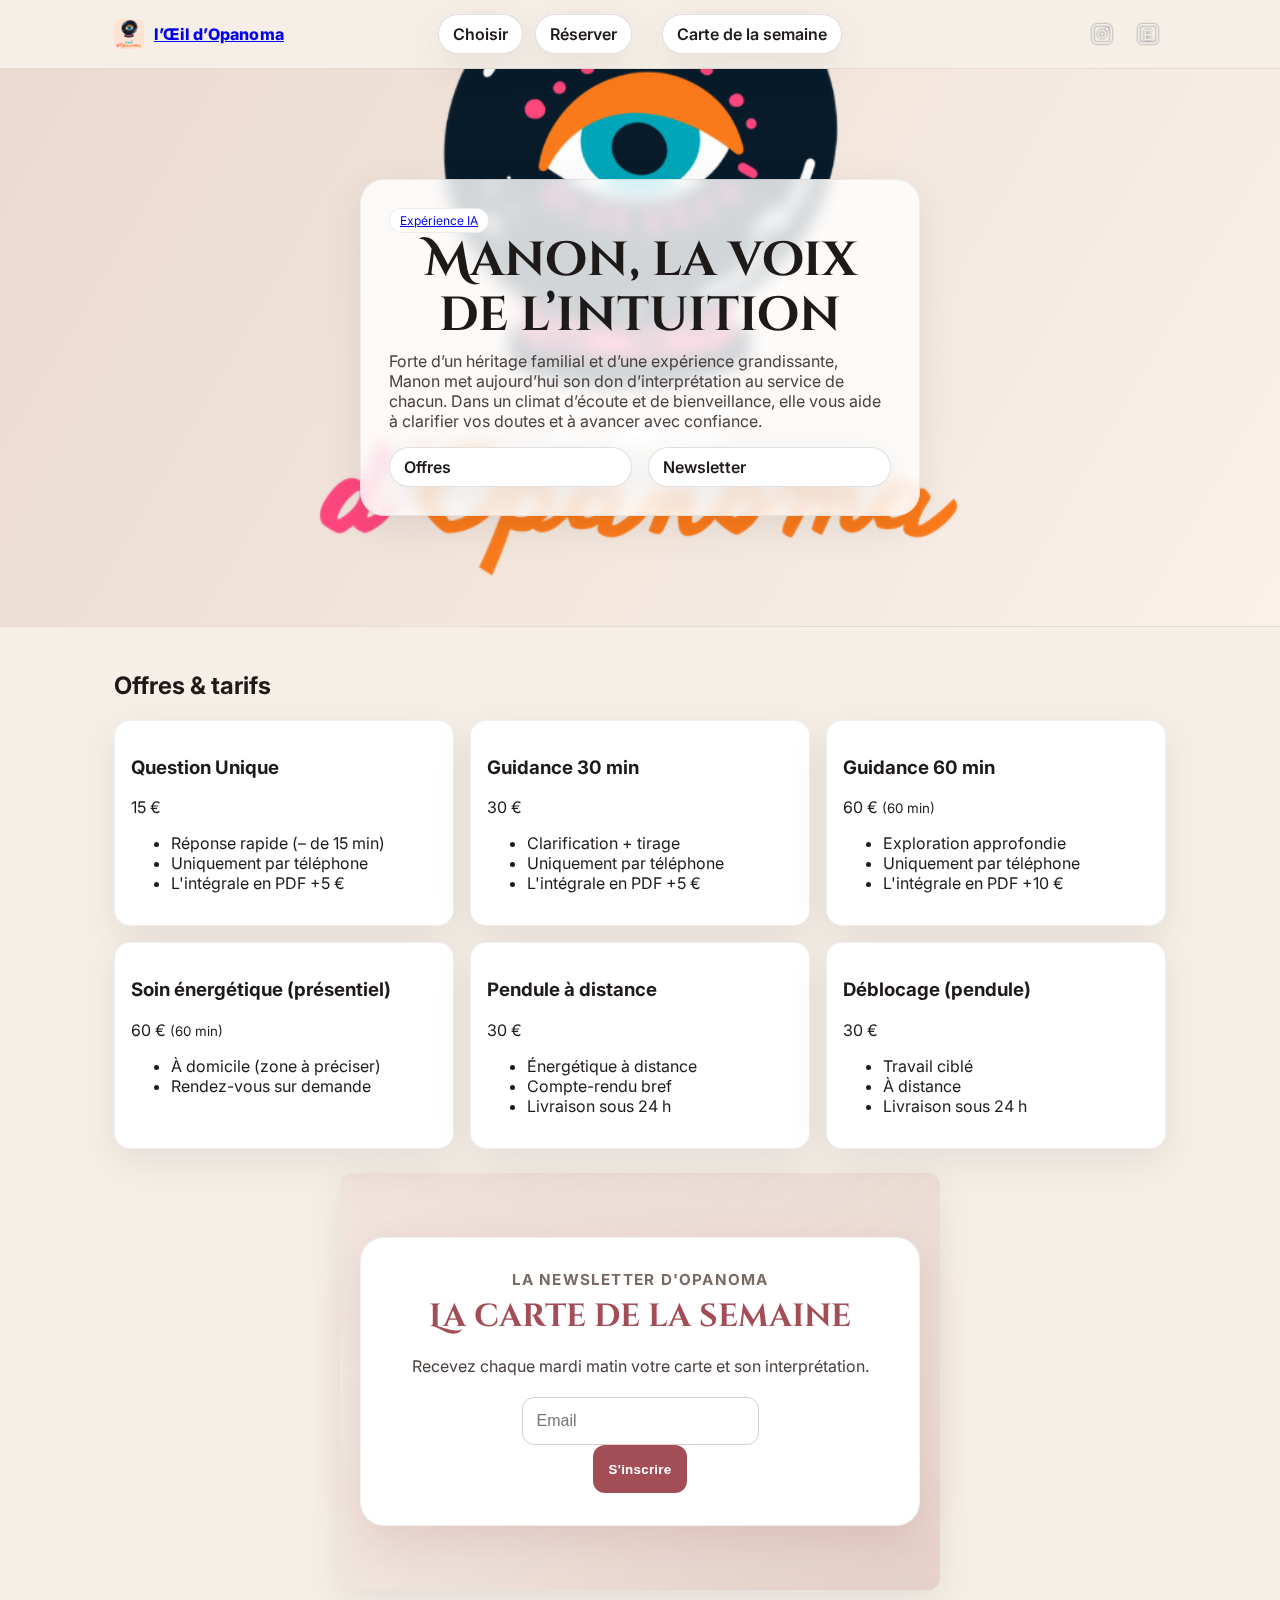
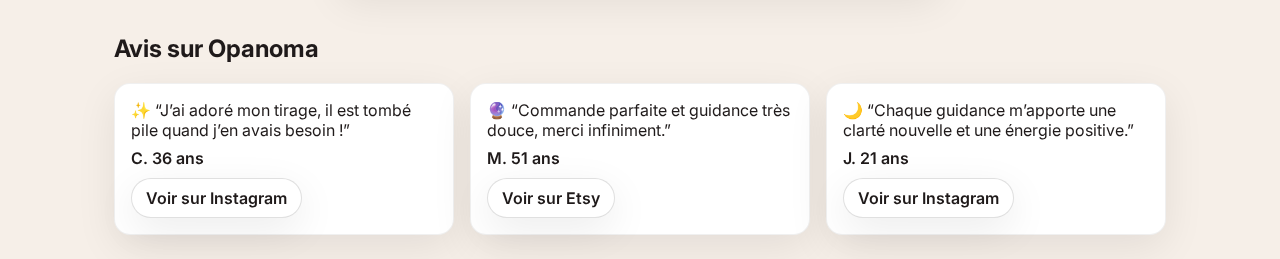
<file: V2/index.html>
<!DOCTYPE html>
<html lang="fr">
<head>
  <meta charset="utf-8" />
  <meta name="viewport" content="width=device-width, initial-scale=1" />
  <title>l’Œil d’Opanoma</title>

  <!-- Polices -->
  <link rel="preconnect" href="https://fonts.googleapis.com">
  <link rel="preconnect" href="https://fonts.gstatic.com" crossorigin>
  <link href="https://fonts.googleapis.com/css2?family=Inter:wght@400;600;800&display=swap" rel="stylesheet">
  <link href="https://fonts.googleapis.com/css2?family=Cinzel+Decorative:wght@700&display=swap" rel="stylesheet">
  <link href="https://fonts.googleapis.com/css2?family=Roboto+Condensed:wght@400&display=swap" rel="stylesheet">
  <link href="https://fonts.googleapis.com/css2?family=Fraunces:opsz,wght@9..144,600&display=swap" rel="stylesheet">
  <link href="https://fonts.googleapis.com/css2?family=Mrs+Sheppards&display=swap" rel="stylesheet">



  <style>
 :root{
  --beige:#f6efe8; --ink:#1f1a1a; --line:rgba(0,0,0,.08);
  --accent:#a34d57; --shadow:0 12px 40px rgba(0,0,0,.08);
  --container:1100px;

  /* tailles mini/maxi des icônes décoratives */
  --icon-min: 24px;
  --icon-max: 68px;
}

  *{ box-sizing:border-box }
  html,body{ margin:0; padding:0 }
  html { scroll-behavior: smooth; }
  body{ font-family:Inter,system-ui,-apple-system,Segoe UI,Roboto,Arial,sans-serif; color:var(--ink); background:var(--beige) }

  /* ===== Topbar ===== */
  .topbar{
    position:sticky; top:0; z-index:1000;
    background:rgba(246,239,232,.85);
    -webkit-backdrop-filter:saturate(1.1) blur(8px);
    backdrop-filter:saturate(1.1) blur(8px);
    border-bottom:1px solid var(--line);
  }
  .topbar__row{
    max-width:var(--container); margin:0 auto; padding:14px 24px;
    display:grid; align-items:center; gap:16px;
    grid-template-columns: 1fr auto 1fr;
  }
  .brand{display:inline-flex; align-items:center; gap:10px; font-weight:800}
  .brand img{height:30px; width:auto; display:block; border-radius:6px}
  .brand__name{letter-spacing:.2px; white-space:nowrap}
  .nav{display:flex; align-items:center; gap:12px; justify-self:center}
  .btn{
    display:inline-flex; align-items:center; gap:8px;
    padding:9px 14px; border-radius:999px; font-weight:600;
    background:#fff; color:var(--ink);
    border:1px solid rgba(0,0,0,.12); box-shadow:var(--shadow);
    text-decoration:none; transition:transform .12s ease; white-space:nowrap;
  }
  .btn:hover{ transform:translateY(-1px) }
  .nav__week{ margin-left:18px }
  .socials{justify-self:end; display:flex; align-items:center; gap:10px}
  .icon{ width:36px; height:36px; display:inline-flex; align-items:center; justify-content:center; color:#111; text-decoration:none; border-radius:8px; transition:transform .12s ease; }
  .icon:hover{ transform:translateY(-1px) }
  .icon svg{ filter: invert(1) drop-shadow(0 0 1px rgba(0,0,0,.55)); opacity:.95 }
  @media (max-width:720px){
    .topbar__row{ grid-template-columns:1fr auto }
    .socials{ display:none }
    .nav__week{ margin-left:8px }
    .brand__name{ font-size:14px }
  }
  


/* ===== Madame IA (titre décoré, responsive) ===== */
#madame-ia-title{
  position: relative;
  display: block;
  text-align: center;
  font-family: 'Cinzel Decorative', serif;
  font-weight: 700;
  line-height: 1.2;
  margin: 32px auto 20px;

  /* taille d’icône responsive */
  --icon: clamp(var(--icon-min), 6vw, var(--icon-max));

  /* titre responsive aussi */
  font-size: clamp(1.6rem, 4vw, 1.8rem);

  /* espace pour ne pas chevaucher */
  padding-left:  calc(var(--icon) + 1ch);
  padding-right: calc(var(--icon) + 1ch);

  /* icônes gauche/droite */
  background-image:
    url('/assets/img/iapic/ESO2.png'),
    url('/assets/img/iapic/ESO2.png');
  background-repeat: no-repeat, no-repeat;
  background-position:
    left 0.5ch center,
    right 0.5ch center;
  background-size:
    var(--icon) var(--icon),
    var(--icon) var(--icon);
}






  
    /* curseur qui clignote pendant la frappe */
#reading-output.typing::after {
  content: "▍";
  margin-left: 2px;
  animation: blink 1s steps(1) infinite;
}
@keyframes blink { 50% { opacity: 0; } }


.modal__close{ display:none !important; }

  
  /* Images des cartes tirées (bande du bas) */
#api-picks .result-card-inner img{
  width: 100%;
  height: 100%;
  object-fit: contain; /* montre toute l’image sans rognage */
  display: block;      /* enlève l’espace baseline */
}

  /* Boutons tirage désactivés */
#tirage-ia .modes .mode[disabled]{
  opacity:.5;
  cursor:not-allowed;
}

.interpret-actions {
  display: flex;
  gap: 12px;
  margin-top: 16px;
  justify-content: flex-end; /* boutons à droite */
}

.interpret-actions .btn.mode {
  display:inline-flex;
  align-items:center;
  gap:6px;
  padding:9px 14px;
  border-radius:999px;
  font-weight:600;
  background:#fff;
  color:var(--ink);
  border:1px solid rgba(0,0,0,.12);
  box-shadow:var(--shadow);
  cursor:pointer;
  transition:transform .12s ease;
}

.interpret-actions .btn.mode:hover {
  transform:translateY(-1px);
}

.interpret-actions .btn.mode:active {
  transform:translateY(0);
}

/* AJOUTE dans ton <style> */
.interpret-actions { display:none; }
.interpret-actions.is-visible { display:flex; }

#tirage-ia .themes .theme,
#tirage-ia .modes .mode {
  font-family: 'Inter', cursive;
  font-size: 0.95rem;       /* un peu plus gros pour la lisibilité */
  font-weight: 400;        /* pas besoin de bold, elle est déjà expressive */
}




/* Boutons thèmes (même style que boutons tirage) */
#tirage-ia .themes .theme {
  display:inline-flex;
  align-items:center;
  gap:6px;
  padding:9px 14px;
  border-radius:999px;
  font-weight:600;
  background:#fff;
  color:var(--ink);
  border:1px solid rgba(0,0,0,.12);
  box-shadow:var(--shadow);
  cursor:pointer;
  transition: transform .12s ease;
}
#tirage-ia .themes .theme:hover {
  transform: translateY(-1px);
}
#tirage-ia .themes .theme.active {
  background: var(--accent);
  color:#fff;
  border-color:transparent;
}
#tirage-ia .themes .theme:focus-visible {
  outline:2px solid var(--accent);
  outline-offset:2px;
}






/* Petit shake visuel pour attirer l’œil sur les thèmes */
@keyframes tarot-shake {
  10%, 90% { transform: translateX(-1px); }
  20%, 80% { transform: translateX(2px); }
  30%, 50%, 70% { transform: translateX(-4px); }
  40%, 60% { transform: translateX(4px); }
}
.themes.shake { animation: tarot-shake .4s linear 1; }

  
  /* Boutons de tirage */
#tirage-ia .modes{ display:flex; flex-wrap:wrap; gap:8px; }
#tirage-ia .modes .mode{
  display:inline-flex; align-items:center; gap:6px;
  padding:9px 14px; border-radius:999px; font-weight:600;
  background:#fff; color:var(--ink);
  border:1px solid rgba(0,0,0,.12); box-shadow:var(--shadow);
  cursor:pointer;
}
#tirage-ia .modes .mode.active{
  background: var(--accent); color:#fff; border-color:transparent;
}
#tirage-ia .modes .mode:focus-visible{ outline:2px solid var(--accent); outline-offset:2px; }

/* Style du titre du popup tirage */
#tirage-modal .modal__head {
  justify-content: center;       /* centre horizontalement */
}








/* verrou visuel quand pas prêt */
#tarot-grid.disabled{ pointer-events:none; opacity:.55; }

  
  #tarot-grid .tarot-card .flip {
  aspect-ratio: 2 / 3;   /* structure */
  min-height: 140px;     /* garde la carte visible même si l'image tarde */
  display: block;
}
#tarot-grid .tarot-card { width: 100%; }
#tarot-grid .tarot-card .side img {
  width: 100%;
  height: 100%;
  object-fit: contain;
  display: block;
}

  
  
  /* ===== Tarot: grille + cartes ===== */
#tarot-grid.grid{
  display:grid;
  gap:12px;
  grid-template-columns:repeat(auto-fill, minmax(90px,1fr));
}

.tarot-card{
  position:relative;
  border:0; padding:0; background:none;
  cursor:pointer;
  perspective:800px;
}
.tarot-card .flip{
  position:relative;
  width:100%;
  aspect-ratio:2/3;           /* donne la hauteur → indispensable */
  transform-style:preserve-3d;
  transition:transform .5s ease;
}
.tarot-card[data-flipped="1"] .flip{ transform:rotateY(180deg); }

.tarot-card .side{
  position:absolute; inset:0;
  backface-visibility:hidden;
  border-radius:10px; overflow:hidden;
  border:1px solid rgba(0,0,0,.08);
  box-shadow:var(--shadow);
  background:#fff;
}
.tarot-card .side.front{ transform:rotateY(180deg); }
.tarot-card .side img{
  width:100%; height:100%; object-fit:contain; display:block;
}


.chosen-theme { font-weight:600; margin-bottom:6px; }
.q-tools { display:flex; justify-content:space-between; align-items:center; margin-top:6px; }


/* Bande des résultats */
#api-picks{
  display:flex; justify-content:center; align-items:flex-start;
  gap:12px; margin-top:16px; overflow-x:auto; padding-bottom:4px; width:100%;
}
#api-picks .result-card{ flex:0 0 var(--pick-w,96px); width:var(--pick-w,96px); }
#api-picks .result-card-inner{
  width:100%; aspect-ratio:2/3; overflow:hidden; border-radius:10px;
  border:1px solid rgba(0,0,0,.08); box-shadow:var(--shadow); background:#fff;
}
#api-picks .pick-tag{ margin-bottom:6px; text-align:center; font:700 12px/1.2 Inter,system-ui,sans-serif; color:var(--accent); }
#api-picks .pick-kw{ margin-top:6px; text-align:center; font-weight:700; font-size:11px; line-height:1.25; color:#6b5f5a; }
#api-picks .pick-kw span{ display:block; }


  /* ===== Titre de la modale + aide ===== */
  .modal__titlewrap{
    display:flex; align-items:center; gap:10px; flex-wrap:wrap;
  }
  .modal__hint{
    font:600 13px/1.3 Inter,system-ui,sans-serif;
    color:#6b5f5a;
    white-space:nowrap;
  }
  @media (max-width:640px){
    .modal__hint{ white-space:normal }
  }

  /* Optionnel mais utile pour le wrapping */
  #interp-text {
    white-space: pre-wrap;
    line-height: 1.6;
    overflow-wrap: anywhere;
  }

  

/* Reflet animé */
#reading-output::after p {
  content: "";
  position: absolute;
  top: 0;
  left: -50%;
  width: 50%;
  height: 100%;

  background: linear-gradient(
    120deg,
    transparent 0%,
    rgba(255, 255, 255, 0.7) 50%,
    transparent 100%
  );
  transform: skewX(-20deg);
  animation: shine 4s infinite;
}

@keyframes shine {
  0%   { left: -50%; }
  40%  { left: 120%; }  /* le reflet traverse */
  100% { left: 120%; }  /* pause avant de repartir */
}

  #reading-output.loading{ opacity:.8 }
  #reading-output .loader{
    display:flex; align-items:center; gap:10px;
    padding:10px 12px; border-radius:12px; background:#fff;
    border:1px solid rgba(0,0,0,.06); box-shadow:var(--shadow);
  }
  #reading-output .spinner{
    width:18px; height:18px; border-radius:50%;
    border:3px solid rgba(163,77,87,.25);
    border-top-color: var(--accent);
    animation: tarot-spin .9s linear infinite;
  }
  @keyframes tarot-spin { to { transform: rotate(360deg); } }

  /* ===== Cal.com ===== */
  #calframe { width:100%; min-height:650px; border:0; border-radius:12px; }
  #reserver { display:none; }
  :target { scroll-margin-top: 80px; } /* si header sticky */

  /* adapte les sélecteurs à ta structure */
  .site-header .brand a,
  .site-header .brand a:visited {
    color: var(--ink, #1f1a1a) !important;
    text-decoration: none;
  }
  .site-header .brand a:hover { color: var(--accent, #a34d57); }

  /* mêmes règles que Offres/Tarifs, Avis, Réserver */
  .card-section {
    background: var(--beige, #f6efe8);
    padding: 40px 20px;
    border-radius: 12px;
    box-shadow: var(--shadow, 0 10px 30px rgba(0,0,0,.08));
    margin: 40px auto;
    max-width: 960px;
    text-align: center;
  }

  .card-section h2 {
    font-family: "Fraunces", serif;
    font-size: 1.8rem;
    margin-bottom: 0.5em;
    color: var(--ink, #1f1a1a);
  }

  .card-section p {
    margin-bottom: 1.5em;
    color: #444;
  }

  /* Offres cliquables */
  .card[data-cal] { cursor:pointer; }
  .card[data-cal]:focus-visible { outline:2px solid var(--accent); outline-offset:2px; }

  /* ===== Hero ===== */
  .hero{
    position:relative; min-height:62vh;
    display:grid; place-items:center; text-align:left; overflow:hidden;
    border-bottom:1px solid rgba(0,0,0,.08);
  }
  .hero::before{
    content:""; position:absolute; inset:0;
    background:linear-gradient(180deg, rgba(246,239,232,0), rgba(246,239,232,.6) 60%, var(--beige) 100%);
    pointer-events:none;
  }
  .hero .bg{ position:absolute; inset:0; background-size:cover; background-position:center; filter:saturate(1.05) contrast(1.02) }
  .hero .card{
    position:relative; z-index:1; background:rgba(255,255,255,.82); backdrop-filter:blur(8px);
    border:1px solid rgba(0,0,0,.06); border-radius:24px; padding:28px; box-shadow:var(--shadow); max-width:560px;
  }
  .tag{ display:inline-block; font-size:12px; padding:4px 10px; border-radius:999px; background:#fff; border:1px solid rgba(0,0,0,.08) }
  .mega{ font-weight:800; line-height:1.15; font-size:clamp(32px,5vw,48px); margin:0 0 8px }
  .sub{ margin:0 0 16px; color:#4b403d }
  .hero .grid{ display:grid; gap:16px; grid-template-columns:repeat(auto-fit,minmax(240px,1fr)); }
  @media (max-width:560px){ .hero .card{ padding:20px; border-radius:18px } }
  
  
  .mega {
  font-family: 'Cinzel Decorative', serif;
  font-weight: 700;
  line-height: 1.15;
  font-size: clamp(32px, 5vw, 48px);
  margin: 0 0 8px;
  text-align: center; /* optionnel si tu veux centré */
}

  

  /* ===== Sections génériques ===== */
  .wrap{ max-width:var(--container); margin:0 auto; padding:24px }
  .grid-3{ display:grid; gap:16px; grid-template-columns:repeat(3, 1fr) }
  @media (max-width:900px){ .grid-3{ grid-template-columns:repeat(2,1fr) } }
  @media (max-width:600px){ .grid-3{ grid-template-columns:1fr } }

  .card{
    background:#fff; border:1px solid rgba(0,0,0,.06);
    border-radius:16px; padding:16px; box-shadow:var(--shadow);
    transition: transform .25s ease, box-shadow .25s ease, border-color .25s ease;
    cursor:pointer;
  }
  @media (hover:hover){
    .card:hover{
      transform: translateY(-6px) scale(1.02);
      box-shadow: 0 16px 50px rgba(163,77,87,0.25);
      border-color: var(--accent);
    }
  }
  .card:active{
    transform: translateY(0) scale(0.98);
    box-shadow: 0 6px 20px rgba(163,77,87,0.2);
    border-color: var(--accent);
    background: rgba(255,255,255,0.95);
  }

  
  #newsletter { max-width: 600px; margin: 0 auto; padding: 40px 20px; }
  .ml-embedded form { background: transparent !important; }

  /* ===== Newsletter ===== */
  #newsletter .card{ display:grid; grid-template-columns: 120px 1fr; gap:16px; align-items:center; }
  #newsletter .thumb{ width:100%; aspect-ratio:1/1; border-radius:12px; overflow:hidden; border:1px solid rgba(0,0,0,.06); box-shadow:var(--shadow); background:#fff; }
  #newsletter .thumb img{ width:100%; height:100%; object-fit:cover; }
  @media (max-width:640px){ #newsletter .card{ grid-template-columns:1fr } }
  </style>

  <!-- Styles MailerLite -->
  <style type="text/css">@import url("https://assets.mlcdn.com/fonts.css?version=1755079");</style>
  <style type="text/css">
    /* LOADER */
    .ml-form-embedSubmitLoad {
      display: inline-block;
      width: 20px;
      height: 20px;
    }

    .g-recaptcha {
      transform: scale(1);
      -webkit-transform: scale(1);
      transform-origin: 0 0;
      -webkit-transform-origin: 0 0;
     
    }

    .sr-only {
      position: absolute;
      width: 1px;
      height: 1px;
      padding: 0;
      margin: -1px;
      overflow: hidden;
      clip: rect(0,0,0,0);
      border: 0;
    }

    .ml-form-embedSubmitLoad:after {
      content: " ";
      display: block;
      width: 11px;
      height: 11px;
      margin: 1px;
      border-radius: 50%;
      border: 4px solid #fff;
      border-color: #ffffff #ffffff #ffffff transparent;
      animation: ml-form-embedSubmitLoad 1.2s linear infinite;
    }
    @keyframes ml-form-embedSubmitLoad { 0% { transform: rotate(0deg); } 100% { transform: rotate(360deg); } }


/* ===== Newsletter sexy ===== */
#newsletter.card-section {
  padding: 64px 20px;
  background:
    radial-gradient(1200px 400px at 20% -10%, rgba(163,77,87,0.10), transparent 60%),
    radial-gradient(900px 300px at 80% 110%, rgba(163,77,87,0.08), transparent 60%),
    linear-gradient(135deg, #f6efe8, #e8d8cf);
}

#newsletter .container {
  max-width: 720px;
  margin: 0 auto;
  background: #fff;
  border: 1px solid rgba(0,0,0,.06);
  border-radius: 24px;
  box-shadow: 0 16px 44px rgba(163,77,87,0.18);
  padding: 32px 28px;
  text-align: center;
}

/* Titres */
#newsletter h4 {
  margin: 0 0 6px;
  font-size: 0.95rem;
  letter-spacing: .08em;
  text-transform: uppercase;
  color: #7a6a66;
}

#newsletter h2 {
  margin: 0 0 10px;
  font-family: 'Cinzel Decorative', serif;
  font-weight: 700;
  font-size: clamp(24px, 4.2vw, 34px);
  color: var(--accent, #a34d57);
}

#newsletter p {
  margin: 0 0 18px;
  color: #4b403d;
  line-height: 1.6;
}

/* Bloc MailerLite : harmonisation douce */
#newsletter .ml-form-embedContainer {
  margin-top: 12px;
}

#newsletter .ml-form-embedBody .ml-form-formContent,
#newsletter .ml-form-embedBody .ml-form-fieldRow,
#newsletter .ml-form-embedBody .ml-field-group {
  display: flex;
  gap: 10px;
  align-items: center;
  justify-content: center;
}

/* Champ email */
#newsletter input.form-control[type="email"] {
  flex: 1 1 340px;
  max-width: 420px;
  height: 48px;
  padding: 0 14px;
  border-radius: 12px;
  border: 1px solid #d8cfc9;
  background: #fff;
  font-size: 16px;
  transition: box-shadow .2s ease, border-color .2s ease;
}
#newsletter input.form-control[type="email"]:focus {
  outline: none;
  border-color: var(--accent, #a34d57);
  box-shadow: 0 0 0 4px rgba(163,77,87,0.15);
}

/* Bouton */
#newsletter .ml-form-embedSubmit .primary {
  height: 48px;
  padding: 0 16px;
  border: 0;
  border-radius: 12px;
  background: var(--accent, #a34d57);
  color: #fff;
  font-weight: 700;
  letter-spacing: .02em;
  cursor: pointer;
  transition: transform .15s ease, box-shadow .2s ease, opacity .2s ease;
}
#newsletter .ml-form-embedSubmit .primary:hover {
  transform: translateY(-1px);
  box-shadow: 0 10px 26px rgba(163,77,87,0.28);
}
#newsletter .ml-form-embedSubmit .primary:active {
  transform: translateY(0);
  box-shadow: 0 4px 14px rgba(163,77,87,0.18);
}

/* Success */
#newsletter .ml-form-successBody {
  background: #fff;
  border: 1px solid rgba(0,0,0,.06);
  border-radius: 18px;
  padding: 20px;
  box-shadow: 0 10px 24px rgba(163,77,87,0.12);
}

/* Responsive */
@media (max-width: 560px) {
  #newsletter .container { 
    padding: 24px 18px; 
    border-radius: 20px; 
  }
  #newsletter .ml-form-embedBody .ml-form-formContent,
  #newsletter .ml-form-embedBody .ml-form-fieldRow { 
    flex-direction: column; 
  }
  #newsletter input.form-control[type="email"] { width: 100%; }
  #newsletter .ml-form-embedSubmit .primary { width: 100%; }
}




#tirage-ia {
  position: relative;
  overflow: hidden;
  background: transparent !important; /* enlève le beige */
}

#tirage-ia .bg-video {
  position: absolute;
  inset: 0;
  width: 100%;
  height: 100%;
  object-fit: cover;   /* la vidéo remplit tout */
  z-index: 0;
  opacity: 1;       /* règle la transparence du fond animé */
  pointer-events: none; /* la vidéo n’intercepte pas les clics */
}

#tirage-ia .tirage-content {
  position: relative;
  z-index: 1; /* contenu toujours au-dessus de la vidéo */
}


   
   /* Couleur uniquement autour de la zone tirage (dans la modale) */
.modal[open] #tirage-ia .card{
  background: transparent;
}

 .modal[open] #tarot-grid{
  background: transparent;  /* ✅ plus de fond */
  border-radius: 12px;
  padding: 12px;
}

.modal[open] #tirage-ia {
  background: transparent !important;
}


/* Look normal, mais verrou technique */
.modal[open] #tarot-grid.disabled{
  opacity: 1 !important;
  pointer-events: none !important;
}
.modal[open] #tarot-grid.disabled .tarot-card{ cursor: not-allowed; }


/* Icônes décoratives à gauche et à droite du titre, façon encadrement */
#madame-ia-title{
  position: relative;
  display: block;
  text-align: center;
  font-family: 'Cinzel Decorative', serif;
  font-size: 1.8rem;
  font-weight: 700;
  line-height: 1.2;
  margin: 32px auto 20px;

  /* 2 backgrounds: gauche et droite */
  background:
    url('/assets/img/iapic/ESO2.png') left 0.5ch center / 32px 32px no-repeat,
    url('/assets/img/iapic/ESO2.png') right 0.5ch center / 32px 32px no-repeat;

  /* espace pour ne pas que le texte chevauche les images */
  padding-left: 48px;
  padding-right: 48px;
  /* (optionnel) petite ombre si l’icône est claire sur fond beige */
  /* filter n’agit pas sur background, donc on peut jouer sur contraste en amont si besoin */
}

/* (optionnel) version responsive: icônes un peu plus petites sur mobile */
@media (max-width: 520px){
  #madame-ia-title{
    background-size: 24px 24px, 24px 24px;
    padding-left: 36px;
    padding-right: 36px;
    font-size: 1.6rem;
  }
}

/* ✅ Version propre (remplace tes 3 blocs) */
#tirage-modal #reading-output {
  /* lisibilité & paragraphes */
  white-space: pre-wrap;
  line-height: 1.6;
  overflow-wrap: anywhere;

  /* style visuel */
  color: #d4af37 !important;                 /* doré lisible */
  background: rgba(255,255,255,0.08);        /* léger voile */
  padding: 12px;
  border-radius: 8px;
  text-shadow: 1px 1px 2px rgba(0,0,0,0.6);
}

/* reset anti-dégradés hérités (conserve la couleur ci-dessus) */
#tirage-modal #reading-output * {
  background: none !important;
  -webkit-background-clip: initial !important;
  background-clip: initial !important;
  -webkit-text-fill-color: initial !important;
  -webkit-text-stroke: 0 !important;
  mix-blend-mode: normal !important;
  opacity: 1 !important;
  color: inherit !important;
}



  /* >>> ombre discrète pour lisibilité sur fond vidéo */
  text-shadow: 1px 1px 2px rgba(0,0,0,0.6);
}




#tirage-modal #ia-reading #read-title {
  color: #fff !important;
}




#newsletter h2 {
  font-family: 'Cinzel Decorative', serif; /* la même que les Avis */
  font-weight: 700; 
  font-size: 2rem; /* adapte si besoin */
  text-align: center;
  margin-bottom: 1rem;
}



 
   
   /* DEBUG contours */
.modal__panel      { outline: 2px solid #8a2be2aa; }
.modal__content    { outline: 2px dashed #1e90ffaa; }
#tirage-ia.wrap    { outline: 2px dashed #32cd32aa; }
#ia-reading.wrap   { outline: 2px dashed #ff8c00aa; }
#reading-output    { outline: 2px solid #dc143caa; }

    
   


    
/* ===== POPUP SOLID ===== */
.modal{position:fixed; inset:0; z-index:2000; display:none;}
.modal[open]{display:grid; place-items:center;}

.modal__overlay{position:absolute; inset:0; background:rgba(0,0,0,.45); backdrop-filter:blur(2px);}

.modal__panel {
  position: relative;
  display: flex;
  flex-direction: column;
  width: min(96vw, 1100px);
  height: min(92vh, 900px);
  border: 1px solid rgba(0,0,0,.08);
  border-radius: 20px;
  box-shadow: 0 12px 40px rgba(0,0,0,.25);

  background: transparent !important;  /* ✅ vidéo visible derrière */
  overflow: hidden;                    /* ✅ clippe la vidéo */
}

/* vidéo de fond dans la modale */
.modal__panel .panel-bg {
  position: absolute;
  inset: 0;
  width: 100%;
  height: 100%;
  object-fit: cover;
  z-index: 0;
  opacity: 1;             /* mets 0.5 si tu veux translucide */
  pointer-events: none;   /* ne bloque pas les clics */
}

.modal__head {
  flex: 0 0 auto;
  display: flex;
  align-items: center;
  justify-content: space-between;
  gap: 8px;
  padding: 12px 16px;
  border-bottom: 1px solid var(--line, rgba(0,0,0,.08));
  background: #fff7;

  position: relative; /* ✅ au-dessus de la vidéo */
  z-index: 1;
}

.modal__content {
  flex: 1 1 auto;
  min-height: 0;           /* ✅ nécessaire pour que le scroll fonctionne */
  overflow: auto;          /* ✅ contenu scrollable */
  padding: 16px;
  display: block !important;

  position: relative; /* ✅ au-dessus de la vidéo */
  z-index: 1;
}



/* Ligne thèmes + question */
.themes-row {
  display: grid;
  grid-template-columns: auto 1fr; /* colonne gauche (thèmes + modes) | colonne droite (question) */
  column-gap: 16px;
  align-items: start;
}

/* Placements dans la grille */
.themes         { grid-column: 1; grid-row: 1; }
.modes          { grid-column: 1; grid-row: 2; margin-top: 8px; }
#theme-question { grid-column: 2; grid-row: 1 / span 2; min-width: 260px; }

/* Styles boutons */
.themes .theme,
.modes .mode {
  display: inline-block;
  padding: 6px 14px;
  font-size: 14px;
  line-height: 1.2;
  border: 1px solid #aaa;
  border-radius: 6px;
  background: #f8f8f8;
  cursor: pointer;
}

/* Boutons thèmes sur une seule ligne (wrap si écran petit) */
.themes { display: flex; flex-wrap: wrap; gap: 8px; }

/* Outils question */
.q-tools { display:flex; justify-content:space-between; align-items:center; margin-top:6px; }
.chosen-theme { font-weight:600; margin-bottom:6px; }


/* Les boutons thème restent flex et wrap */
#tirage-ia .themes{
  display:flex; flex-wrap:wrap; gap:8px;
}

/* La question en inline (label + champ sur la même ligne) */
#tirage-ia #theme-question[hidden]{ display:none !important; }
#tirage-ia #theme-question{ background:#fff; border:1px solid rgba(0,0,0,.08); box-shadow:var(--shadow);
  border-radius:12px; padding:10px; }
#tirage-ia #theme-question .q-inline{
  display:flex; align-items:center; gap:8px;
}
#tirage-ia #theme-question .q-label{
  font:600 12px/1.2 Inter,system-ui,sans-serif; color:#6b5f5a; white-space:nowrap;
}
#tirage-ia #theme-question textarea{
  flex:1; width:100%; min-height:38px; resize:vertical; padding:8px 10px;
  border:1px solid rgba(0,0,0,.12); border-radius:8px; background:#fff;
}
#tirage-ia #theme-question .q-tools{
  display:flex; justify-content:space-between; align-items:center; margin-top:6px;
}

/* Responsive : pile sur mobile */
@media (max-width: 800px){
  #tirage-ia .themes-row{ grid-template-columns: 1fr; }
}

/* ===== Titre de la modale de tirage (décoré, responsive) ===== */
#tirage-modal .modal__title {
  position: relative;
  display: block;
  text-align: center;
  margin: 0;

  font-family: 'Cinzel Decorative', serif;
  font-weight: 700;

  /* taille d’icône responsive */
  --icon: clamp(var(--icon-min), 6vw, var(--icon-max));

  /* titre responsive */
  font-size: clamp(1.75rem, 4.5vw, 2rem);

  /* espace pour ne pas chevaucher */
  padding-left:  calc(var(--icon) + 1ch);
  padding-right: calc(var(--icon) + 1ch);

  /* icônes gauche/droite → 3cartes.webp */
  background-image:
    url('/assets/img/iapic/3cartes.webp'),
    url('/assets/img/iapic/3cartes.webp');
  background-repeat: no-repeat, no-repeat;
  background-position:
    left 0.5ch center,
    right 0.5ch center;
  background-size:
    var(--icon) var(--icon),
    var(--icon) var(--icon);
}







/* Mode d’emploi discret, alignement fiable */
#ia-title {
  font-family: 'Roboto Condensed', sans-serif;
  font-size: 0.95rem;
  font-weight: 400;
  color: #555;
  text-align: right;   /* 👉 aligne toutes les lignes à droite */
  margin: 0 0 1em;
  line-height: 1.4;
}




/* Neutralise le beige de la modale */
#tirage-modal .modal__panel {
  background: transparent !important;
}

/* Neutralise le beige du conteneur tirage */
#tirage-modal #tirage-ia {
  background: transparent !important;
}

/* Si besoin, neutralise aussi les cartes de tirage elles-mêmes */
#tirage-modal #tirage-ia .card {
  background: transparent !important;
  box-shadow: none; /* optionnel, si tu veux que les cadres disparaissent totalement */
}

/* Conserver les sauts de ligne dans l'interprétation */
#reading-output {
  white-space: pre-wrap;  /* garde \n et \n\n visibles */
  line-height: 1.6;
}


    
  </style>
  
  
  
</head>

<body>

  <!-- ===== Bandeau ===== -->
  <header class="topbar">
    <div class="topbar__row">
      <a class="brand" href="/" aria-label="Accueil – l’Œil d’Opanoma">
        <img src="/assets/img/hero/logo-opanoma.png" alt="Logo l’Œil d’Opanoma">
        <span class="brand__name">l’Œil d’Opanoma</span>
      </a>
      <nav class="nav" aria-label="Navigation principale">
        <a class="btn" href="#choisir">Choisir</a>
        <a class="btn" href="#reserver">Réserver</a>
        <a class="btn nav__week" href="#newsletter">Carte de la semaine</a>
      </nav>
      <div class="socials" aria-label="Réseaux sociaux">
        <a class="icon" href="https://www.instagram.com/loeil_dopanoma/" target="_blank" rel="noopener" aria-label="Instagram">
          <svg viewBox="0 0 24 24" width="22" height="22" aria-hidden="true">
            <rect x="2" y="2" width="20" height="20" rx="5" ry="5" fill="none" stroke="currentColor" stroke-width="2"/>
            <circle cx="12" cy="12" r="4" fill="none" stroke="currentColor" stroke-width="2"/>
            <circle cx="17.5" cy="6.5" r="1.5" fill="currentColor"/>
          </svg>
        </a>
        <a class="icon" href="https://www.etsy.com/fr/shop/Loeildopanoma" target="_blank" rel="noopener" aria-label="Etsy">
          <svg viewBox="0 0 24 24" width="22" height="22" aria-hidden="true">
            <rect x="2" y="2" width="20" height="20" rx="4" fill="none" stroke="currentColor" stroke-width="2"/>
            <path d="M8 7h8v2H10v3h5v2h-5v3h6v2H8V7Z" fill="currentColor"/>
          </svg>
        </a>
      </div>
    </div>
  </header>

  <!-- ===== Hero ===== -->
  <section class="hero" id="top">
    <div class="bg" style="background-image:url('/assets/img/hero/01.png'), linear-gradient(120deg,#e8d8cf,#f6efe8);"></div>
    <div class="hero-center">
      <div class="card">
  <a href="#" class="tag" data-open-modal="tirage-modal">Expérience IA</a>


  <h1 class="mega">Manon, la voix de l’intuition</h1>
  <p class="sub">
    Forte d’un héritage familial et d’une expérience grandissante, Manon met aujourd’hui son don d’interprétation au service de chacun. 
    Dans un climat d’écoute et de bienveillance, elle vous aide à clarifier vos doutes et à avancer avec confiance.
  </p>

  <div class="grid">
  <a class="btn" href="#choisir">Offres</a>
  <a class="btn" href="#newsletter">Newsletter</a>
</div>

</div>

    </div>
  </section>

  <!-- ===== Offres ===== -->
  <section class="wrap" id="choisir">
    <h2 class="section-title">Offres &amp; tarifs</h2>
    <div class="grid-3">
      <div class="card" data-cal="question-unique-15min">
        <h3>Question Unique</h3>
        <p class="price">15&nbsp;€</p>
        <ul class="meta">
          <li>Réponse rapide (– de 15&nbsp;min)</li>
          <li>Uniquement par téléphone</li>
          <li>L'intégrale en PDF +5&nbsp;€</li>
        </ul>
      </div>
      <div class="card" data-cal="guidance-30min">
        <h3>Guidance 30 min</h3>
        <p class="price">30&nbsp;€</p>
        <ul class="meta">
          <li>Clarification + tirage</li>
          <li>Uniquement par téléphone</li>
          <li>L'intégrale en PDF +5&nbsp;€</li>
        </ul>
      </div>
      <div class="card" data-cal="guidance-60min">
        <h3>Guidance 60 min</h3>
        <p class="price">60&nbsp;€ <small>(60&nbsp;min)</small></p>
        <ul class="meta">
          <li>Exploration approfondie</li>
          <li>Uniquement par téléphone</li>
          <li>L'intégrale en PDF +10&nbsp;€</li>
        </ul>
      </div>
      <div class="card" data-cal="soin-energetique-60min">
        <h3>Soin énergétique (présentiel)</h3>
        <p class="price">60&nbsp;€ <small>(60&nbsp;min)</small></p>
        <ul class="meta">
          <li>À domicile (zone à préciser)</li>
          <li>Rendez-vous sur demande</li>
        </ul>
      </div>
      <div class="card" data-cal="pendule-distance-30min">
        <h3>Pendule à distance</h3>
        <p class="price">30&nbsp;€</p>
        <ul class="meta">
          <li>Énergétique à distance</li>
          <li>Compte-rendu bref</li>
          <li>Livraison sous 24&nbsp;h</li>
        </ul>
      </div>
      <div class="card" data-cal="deblocage-pendule-30min">
        <h3>Déblocage (pendule)</h3>
        <p class="price">30&nbsp;€</p>
        <ul class="meta">
          <li>Travail ciblé</li>
          <li>À distance</li>
          <li>Livraison sous 24&nbsp;h</li>
        </ul>
      </div>
    </div>
  </section>
  








 

  <!-- ===== Réserver ===== -->
  <section class="wrap" id="reserver" aria-labelledby="reserver-title">
    <h2 id="reserver-title" class="section-title">Réserver</h2>
    <div class="card">
      <div class="embed-wrap">
        <iframe id="calframe" src="about:blank" title="Réservation — l’Œil d’Opanoma" loading="lazy" allow="microphone; camera"></iframe>
      </div>
    </div>
  </section>

  <!-- ===== Script Cal.com ===== -->
  <script>
  (function(){
    const CAL_MAP = {
      'question-unique-15min'  : 'https://cal.com/christophe-sebille-yps3zm/question-unique-15min',
      'guidance-30min'         : 'https://cal.com/christophe-sebille-yps3zm/guidance-30',
      'guidance-60min'         : 'https://cal.com/christophe-sebille-yps3zm/guidance-60',
      'soin-energetique-60min' : 'https://cal.com/christophe-sebille-yps3zm/soin-energetique',
      'pendule-distance-30min' : 'https://cal.com/christophe-sebille-yps3zm/pendule',
      'deblocage-pendule-30min': 'https://cal.com/christophe-sebille-yps3zm/deblocage',
    };
    const frame    = document.getElementById('calframe');
    const reserver = document.getElementById('reserver');
    function currentMonthStr(d = new Date()){ return d.toISOString().slice(0,7); }
    function openCal(slug){
      const base = CAL_MAP[slug]; if (!base) return;
      const url = new URL(base);
      url.searchParams.set('theme','light');
      url.searchParams.set('hide_event_type_details','true');
      url.searchParams.set('overlayCalendar','true');
      url.searchParams.set('month', currentMonthStr());
      if (frame) frame.src = url.toString();
      if (reserver) { reserver.style.display = 'block'; reserver.scrollIntoView({ behavior:'smooth', block:'start' }); }
    }
    document.querySelectorAll('#choisir .card[data-cal]').forEach(card=>{
      card.setAttribute('role','button'); card.setAttribute('tabindex','0');
      card.addEventListener('click', ()=> openCal(card.dataset.cal));
      card.addEventListener('keydown', (e)=>{ if (e.key==='Enter'||e.key===' '){ e.preventDefault(); openCal(card.dataset.cal); }});
    });
    console.log('[CAL] cartes détectées =', document.querySelectorAll('#choisir .card[data-cal]').length);
  })();
  </script>

  <!-- ===== Newsletter ===== -->
  <section id="newsletter" class="card-section">
    <div class="container">
        <h4>La Newsletter d'Opanoma</h4>
      <h2>La carte de la semaine</h2>
      <p>Recevez chaque mardi matin votre carte et son interprétation.</p>

      <!-- Bloc MailerLite -->
      <div id="mlb2-29644786" class="ml-form-embedContainer ml-subscribe-form ml-subscribe-form-29644786">
        <div class="ml-form-align-center">
          <div class="ml-form-embedWrapper embedForm">

            <div class="ml-form-embedBody ml-form-embedBodyDefault row-form">

              <div class="ml-form-embedContent">
                
                
              </div>

              <form class="ml-block-form"
                    action="https://assets.mailerlite.com/jsonp/1732807/forms/162808761459673022/subscribe"
                    method="post" target="_blank">
                <div class="ml-form-formContent">
                  <div class="ml-form-fieldRow ml-last-item">
                    <div class="ml-field-group ml-field-email ml-validate-email ml-validate-required">
                      <input aria-label="email" aria-required="true" type="email" class="form-control"
                             name="fields[email]" placeholder="Email" autocomplete="email">
                    </div>
                  </div>
                </div>

                <div class="ml-form-embedSubmit">
                  <button type="submit" class="primary">S'inscrire</button>
                </div>

                <input type="hidden" name="ml-submit" value="1">
                <input type="hidden" name="anticsrf" value="true">
              </form>
            </div>

            <div class="ml-form-successBody row-success" style="display:none">
              <div class="ml-form-successContent">
                <h4>Merci !</h4>
                <p>Vous êtes bien inscrit·e à la newsletter.</p>
              </div>
            </div>

          </div>
        </div>
      </div>
      <!-- Fin Bloc MailerLite -->
    </div>
  </section>

  <!-- Script MailerLite (une seule fois) -->
  <script src="https://groot.mailerlite.com/js/w/webforms.min.js" type="text/javascript"></script>
  <script>
    function ml_webform_success_29644786() {
      var $ = ml_jQuery || jQuery;
      $('.ml-subscribe-form-29644786 .row-success').show();
      $('.ml-subscribe-form-29644786 .row-form').hide();
    }
  </script>

<!-- ===== Modal Tirage ===== -->
<div class="modal" id="tirage-modal" aria-hidden="true" role="dialog" aria-modal="true" aria-labelledby="tirage-modal-title">
  <div class="modal__overlay" data-close-modal="tirage-modal"></div>

  <div class="modal__panel" role="document">
    <!-- Fond vidéo de la modale -->
    <video class="panel-bg" autoplay muted loop playsinline>
      <source src="/assets/video/crystal.mp4" type="video/mp4">
    </video>

    <div class="modal__head">
      <h1 class="modal__title" id="tirage-modal-title">Madame IA.rma</h1>
    </div>

    <div class="modal__content">
      <div id="tirage-ia" class="wrap">
        <div class="tirage-content">
          <h3 id="ia-title">
            <span>1. Choix du Thème</span>
            <span>2. Question</span>
            <span>3. Choix du tirage</span>
          </h3>

          <div class="card">
            <!-- Thèmes + Question -->
            <div class="themes-row">
              <div class="themes" role="group" aria-label="Thème du tirage">
                <button class="theme" data-theme="santé"   type="button">Santé</button>
                <button class="theme" data-theme="amour"   type="button">Amour</button>
                <button class="theme" data-theme="argent"  type="button">Argent</button>
                <button class="theme" data-theme="travail" type="button">Travail</button>
              </div>

              <div id="theme-question" class="theme-question" hidden aria-live="polite">
                <div id="chosen-theme" class="chosen-theme" hidden></div>
                <label for="user-question" class="q-label">Votre question (optionnel)</label>
                <textarea id="user-question" rows="1" maxlength="200" placeholder="…"></textarea>
                <div class="q-tools">
                  <small id="q-counter">0/200</small>
                  <button type="button" id="q-clear" class="q-clear">Effacer</button>
                </div>
              </div>
            </div><!-- /.themes-row -->

            <!-- Modes -->
            <div class="modes" role="group" aria-label="Mode de tirage" style="margin:8px 0 12px">
              <button class="mode" data-mode="3" type="button">3 cartes</button>
              <button class="mode" data-mode="5" type="button">5 cartes (en croix)</button>
            </div>

            <!-- Grille des cartes -->
            <div id="tarot-grid" class="grid api-grid"></div>

            <!-- Résumé des tirages -->
            <div id="api-picks"></div>
          </div><!-- /.card -->

          <!-- Interprétation -->
          <section id="ia-reading" class="wrap">
            <div class="card">
              <h2 id="read-title">Interprétation du tirage</h2>
              <div id="reading-output">
                Choisissez un thème, posez une question (optionnel), puis tirez 3 ou 5 cartes.
              </div>
              <div class="interpret-actions">
                <button id="reset-reading" class="btn mode" type="button">🔄 Reset</button>
                <button id="close-popup" class="btn mode" type="button">🏠 Opanoma.fr</button>
              </div>
            </div>
          </section>
        </div><!-- /.tirage-content -->
      </div><!-- /#tirage-ia -->
    </div><!-- /.modal__content -->
  </div><!-- /.modal__panel -->
</div><!-- /.modal -->



    <!-- ===== Avis ===== -->
  <section class="wrap" id="avis" aria-labelledby="avis-title">
    <h2 id="avis-title" class="section-title">Avis sur Opanoma</h2>
    <div class="grid-3">
      <div class="card">
        <p style="margin:0 0 8px">✨ “J’ai adoré mon tirage, il est tombé pile quand j’en avais besoin !”</p>
        <p style="margin:0;font-weight:600">C. 36 ans</p>
        <a href="https://www.instagram.com/loeil_dopanoma/" target="_blank" rel="noopener" class="btn" style="margin-top:10px">Voir sur Instagram</a>
      </div>
      <div class="card">
        <p style="margin:0 0 8px">🔮 “Commande parfaite et guidance très douce, merci infiniment.”</p>
        <p style="margin:0;font-weight:600">M. 51 ans</p>
        <a href="https://www.etsy.com/fr/shop/Loeildopanoma#reviews" target="_blank" rel="noopener" class="btn" style="margin-top:10px">Voir sur Etsy</a>
      </div>
      <div class="card">
        <p style="margin:0 0 8px">🌙 “Chaque guidance m’apporte une clarté nouvelle et une énergie positive.”</p>
        <p style="margin:0;font-weight:600">J. 21 ans</p>
        <a href="https://www.instagram.com/loeil_dopanoma/" target="_blank" rel="noopener" class="btn" style="margin-top:10px">Voir sur Instagram</a>
      </div>
    </div>
  </section> 
        
          
      

  


<script src="/assets/js/tarot-app.js?v=20250904"></script>
 

  <script>
    window.addEventListener('load', function() {
      window.scrollTo(0, 0); // met la page en haut à l’ouverture
    });
  </script>
  
  <script>
window.addEventListener('DOMContentLoaded', () => {
  // ---------- util waitFor ----------
  const waitFor = (test, next, t = 4000, step = 40) => {
    const t0 = performance.now();
    const id = setInterval(() => {
      try {
        if (test()) { clearInterval(id); next(); }
        else if (performance.now() - t0 > t) { clearInterval(id); console.warn('[TAROT] timeout'); }
      } catch (e) { clearInterval(id); console.error('[TAROT] waitFor error', e); }
    }, step);
  };

  // ---------- main ----------
  waitFor(() => !!window.TAROT_APP, () => {
    const APP = (window.TAROT_APP = window.TAROT_APP || {});
    const S   = (APP.state       = APP.state       || {});

    // État par défaut sûr
    if (S.theme      == null) S.theme = null;
    if (S.themeLabel == null) S.themeLabel = null;
    if (!Number.isInteger(S.mode))  S.mode  = 0;
    if (!Number.isInteger(S.limit)) S.limit = 0;
    if (!Number.isInteger(S.flips)) S.flips = 0;
    if (!Array.isArray(S.selected)) S.selected = [];
    if (typeof S.question !== 'string') S.question = '';

    // No-ops si absents
    APP.rebuild      = APP.rebuild      || (() => {});
    APP.renderPicks  = APP.renderPicks  || (() => {});
    APP.numFor       = APP.numFor       || (c => (typeof c?.n === 'number') ? c.n : (c?.slug?.match(/^(\d+)/)?.[1] | 0));
    APP.KW           = APP.KW || (window.KW || []);

    // ---------- Helpers UI ----------
    function enableGridIfReady(){
      const grid = document.getElementById('tarot-grid');
      if (!grid) return;
      const ready = !!(S.theme && S.mode);
      grid.classList.toggle('disabled', !ready);
      grid.style.pointerEvents = ready ? '' : 'none';
      grid.style.opacity       = ready ? '' : '.55';
    }
    function resetReading(){
      const out = document.getElementById('reading-output');
      if (!out) return;
      out.classList.remove('loading');
      out.textContent = 'Choisissez un thème, posez une question (optionnel), puis tirez 3 ou 5 cartes.';
    }

  // Petit util: debounce
function debounce(fn, ms){ let t; return (...a)=>{ clearTimeout(t); t = setTimeout(()=>fn(...a), ms); }; }

// === Helpers en dehors d'interpretNow (important) ===
function plainTextFromMaybeHTML(input){
  if (!input) return '';
  if (typeof input !== 'string') return String(input);

  // Si ça ressemble à du HTML, on préserve les paragraphes
  if (input.trim().startsWith('<')) {
    // 1) On transforme les balises de saut en \n
    const html = input
      .replace(/<\s*br\s*\/?>/gi, '\n')
      .replace(/<\/\s*p\s*>/gi, '\n\n')   // fin de paragraphe = double saut
      .replace(/<\s*p(\s[^>]*)?>/gi, ''); // on retire l'ouverture de <p>

    // 2) On récupère le texte (sans balises) avec les \n conservés
    const tmp = document.createElement('div');
    tmp.innerHTML = html;
    return (tmp.textContent || '').replace(/\n{3,}/g, '\n\n').trim();
  }
  return input;
}


function focusInterpret(){
  const section = document.getElementById('ia-reading');
  if (!section) return;

  // Scroll dans la modale si elle scrolle, sinon scroll normal
  const scroller = section.closest('.modal__content');
  if (scroller) {
    // Aligne le début de la section
    const top = section.offsetTop - 8;
    scroller.scrollTo({ top, behavior: 'smooth' });
  } else {
    section.scrollIntoView({ behavior:'smooth', block:'start' });
  }

  // Focus clavier (accessibilité) sur le titre ou le bloc texte
  const focusTarget = document.getElementById('read-title') || document.getElementById('reading-output');
  if (focusTarget) {
    focusTarget.setAttribute('tabindex','-1');
    setTimeout(() => {
      try { focusTarget.focus({ preventScroll:true }); } catch {}
    }, 180);
  }
}


// --- Auto-scroll : remonte la chaîne et scroll tous les conteneurs scrollables
function getScrollableAncestors(el){
  const res = [];
  let n = el;
  while (n && n instanceof HTMLElement) {
    const canScroll = n.scrollHeight > n.clientHeight;
    const style = getComputedStyle(n);
    const overflowY = style.overflowY;
    if (canScroll && (overflowY === 'auto' || overflowY === 'scroll' || overflowY === 'overlay')) {
      res.push(n);
    }
    // ❌ AVANT : break dès qu’on tombe sur .modal__content
    // ✅ NOUVEAU : on garde .modal__content DANS la liste et on continue
    n = n.parentElement;
  }
  return res;
}

function scrollAllToBottom(nodes){
  for (const n of nodes) {
    // nudge pour Safari/iOS
    n.scrollTop = n.scrollHeight + 1;
  }
}
function isNearBottom(n, tol = 16){
  return (n.scrollHeight - n.scrollTop - n.clientHeight) <= tol;
}


function typeWriteTo(el, text, opts = {}){
  const cps = Math.max(10, opts.cps ?? 36);
  const allowSkip = opts.allowSkip !== false;
onDone: () => setInterpretActionsVisible(true)   // AJOUT


  // on cible tous les conteneurs scrollables (ex: #reading-output + .modal__content)
  const targets = getScrollableAncestors(el);
  // si aucun parent scrollable, on scrolle au moins l’élément lui-même
  if (!targets.length) targets.push(el);

  let i = 0, cancelled = false, last = performance.now();
  let lastScroll = 0; // throttle léger de l'autoscroll

  const finish = () => {
    el.textContent = text;
    el.classList.remove('typing');
    scrollAllToBottom(targets);
    window.removeEventListener('keydown', onKey);
    el.removeEventListener('click', onClick);
    opts.onDone?.();
  };

  const onKey = (e) => { if (e.key === 'Escape') { cancelled = true; finish(); } };
  const onClick = () => { cancelled = true; finish(); };
  if (allowSkip){ window.addEventListener('keydown', onKey); el.addEventListener('click', onClick); }

  el.classList.add('typing');
  el.textContent = '';

  function step(now){
    if (cancelled) return;
    const dt = (now - last) / 1000;
    last = now;

    const add = Math.max(1, Math.floor(dt * cps));
    i = Math.min(text.length, i + add);
    el.textContent = text.slice(0, i);

// Autoscroll "collant" : reste en bas tant que l’utilisateur
// n’a pas volontairement remonté (tolérance élargie)
if (now - lastScroll > 16) {
  const nearBottom = targets.every(t => 
    (t.scrollHeight - t.scrollTop - t.clientHeight) < 200  // tolérance plus large
  );
  if (nearBottom) {
    scrollAllToBottom(targets); 
  }
  lastScroll = now;
}



    if (i < text.length) {
      requestAnimationFrame(step);
    } else {
      finish();
    }
  }
  requestAnimationFrame(step);
}


// Fallback local simple si l’API est indispo
// Fallback local simple si l’API est indispo
function showLocalFallback(outEl){
  try {
    const S  = TAROT_APP.state || {};
    const KW = TAROT_APP.KW || [];
    const numFor = TAROT_APP.numFor || (c => c?.n ?? null);
    const theme = S.themeLabel || S.theme || 'général';
    const q     = (document.querySelector('#user-question')?.value || '').trim();
    const lines = [];

    lines.push(`Thème : ${theme}`);
    if (q) lines.push(`Question : ${q}`);
    lines.push('');
    lines.push(`Cartes tirées (${(S.selected||[]).length}) :`);
    (S.selected||[]).forEach(c => {
      const idx = numFor(c);
      const words = Array.isArray(KW[idx]) ? KW[idx].join(' • ') : '…';
      lines.push(`• ${c?.label || 'Carte'} — ${words}`);
    });
    lines.push('');
    lines.push('Lecture rapide :');
    if (S.selected?.[0]) lines.push(`• Situation : ${S.selected[0].label}`);
    if (S.selected?.[1]) lines.push(`• Défi : ${S.selected[1].label}`);
    if (S.selected?.[2]) lines.push(`• Conseil : ${S.selected[2].label}`);
    if (S.selected?.[3]) lines.push(`• Ressource : ${S.selected[3].label}`);
    if (S.selected?.[4]) lines.push(`• Issue : ${S.selected[4].label}`);
    lines.push('');
    lines.push('⚠️ Fallback local (API indisponible). Prenez ce tirage comme un éclairage, pas une fatalité.');

    outEl.classList.remove('loading');
    outEl.textContent = lines.join('\n');
    setInterpretActionsVisible(true);   // ✅ boutons affichés même en fallback

  } catch {
    outEl.classList.remove('loading');
    outEl.textContent = 'Impossible d’afficher l’interprétation pour le moment.';
    setInterpretActionsVisible(true);   // ✅ aussi en cas d’erreur
  }
}


// === interpretNow propre, avec un seul try/catch/finally ===
async function interpretNow(){
  const out = document.getElementById('reading-output');
  if (!out) return;
  if (interpretNow._running) return;
  interpretNow._running = true;

  // Loader
  out.classList.add('loading');
  out.innerHTML = `
    <div class="loader"><div class="spinner"></div><div>Interprétation en cours…</div></div>
  `;

  try {
    const S = TAROT_APP.state || {};
    const payload = {
      theme: S.theme || 'général',
      positions: (S.mode === 5
        ? ['Situation','Défi','Conseil','Ressource','Issue']
        : ['Situation','Défi','Conseil']
      ).slice(0, (S.selected || []).length),
      cards: (S.selected || []).map(c => {
        const n = TAROT_APP.numFor?.(c);
        return {
          name: c?.label || c?.name || c?.slug || 'Carte',
          number: (typeof n === 'number' ? n : null),
          reversed: !!c?.reversed,
          keywords: (typeof n === 'number' && Array.isArray(TAROT_APP.KW?.[n])) ? TAROT_APP.KW[n] : []
        };
      }),
      user: { question: (document.querySelector('#user-question')?.value || '').trim() }
    };

    // Appel backend (slash final pour éviter 301 → 405)
    const res = await fetch('/api/tarot/summarize/', {
      method: 'POST',
      headers: { 'Content-Type':'application/json' },
      body: JSON.stringify(payload)
    });

    if (!res.ok) {
      let bodyText = '';
      try { bodyText = await res.text(); } catch {}
      throw new Error(`HTTP ${res.status} ${res.statusText} — ${bodyText.slice(0,200)}`);
    }

    let data = {};
    try { data = await res.json(); } catch { data = {}; }

    const txt = (data && (data.text || data.answer || data.result) || '').trim();

    out.classList.remove('loading');
    if (txt) {
      const plain = plainTextFromMaybeHTML(txt);
      typeWriteTo(out, plain, {
  cps: 42,
  allowSkip: true,
  onDone: () => setInterpretActionsVisible(true)
});

    } else {
      showLocalFallback(out);
    }

  } catch (err){
    console.error('[IA] erreur', err);
    out.classList.remove('loading');
    out.innerHTML = `
      <div class="loader" style="align-items:flex-start">
        <div>
          <div style="font-weight:700;color:#a34d57">⚠️ L’IA n’a pas répondu</div>
          <div style="color:#6b5f5a;font-size:13px;white-space:pre-wrap;margin-top:6px">
            ${String(err.message || err).slice(0,400)}
          </div>
          <button id="retry-interpret" class="btn" type="button" style="margin-top:10px">Réessayer</button>
        </div>
      </div>`;
    document.getElementById('retry-interpret')?.addEventListener('click', () => interpretNow());
    showLocalFallback(out);
  } finally {
    interpretNow._running = false;
  }
}

// AJOUTE juste après la fonction interpretNow
window.interpretNow = interpretNow;
(window.TAROT_APP = window.TAROT_APP || {}).interpretNow = interpretNow;


// AJOUTE à proximité de tes helpers
function setInterpretActionsVisible(on){
  const box = document.querySelector('.interpret-actions');
  if (!box) return;
  box.classList.toggle('is-visible', !!on);
}


// ——— suite: ton hook renderPicks / gridWatch / boot existent déjà en-dessous ———


    // ---------- Question ----------
    function setupQuestion(){
      const ta = document.getElementById('user-question');
      const counter = document.getElementById('q-counter');
      const clearBtn = document.getElementById('q-clear');
      if (!ta) return;
      function update(){
        S.question = ta.value.trim();
        if (counter) counter.textContent = ta.value.length + '/200';
      }
      ta.addEventListener('input', update);
      clearBtn?.addEventListener('click', () => { ta.value=''; update(); ta.focus(); });
      update();
    }

    // ---------- Hook renderPicks (une seule fois) ----------
if (!APP.__iaHooked) {
  const _rp = APP.renderPicks;
  const safeRun = debounce(() => {
    const ok = S.theme && S.mode && (S.selected||[]).length === S.limit;
    if (ok) { focusInterpret(); interpretNow(); }
;
  }, 60);
  APP.renderPicks = function(...args){
    const r = _rp.apply(this, args);
    safeRun();
    return r;
  };
  APP.__iaHooked = true;
}

// Filet de sécurité : interprète dès que le quota est atteint via clic carte
if (!APP.__gridWatch) {
  const grid = document.getElementById('tarot-grid');
  if (grid) {
    grid.addEventListener('click', debounce(() => {
      const ok = S.theme && S.mode && (S.selected||[]).length === S.limit;
      if (ok) { focusInterpret(); interpretNow(); }

    }, 50), true); // useCapture=true pour attraper tôt
  }
  APP.__gridWatch = true;
}

// --- Actions Reset ---
document.getElementById('reset-reading')?.addEventListener('click', () => {
  const APP = window.TAROT_APP || (window.TAROT_APP = {});
  const S   = APP.state       || (APP.state = {});
  
  // Etat
  S.theme = null;
  S.themeLabel = null;
  S.mode = 0;
  S.limit = 0;
  S.flips = 0;
  S.selected = [];
  S.question = '';

  // Stopper un éventuel typewriter
  const out = document.getElementById('reading-output');
  if (out){
    out.classList.remove('loading','typing');
    out.textContent = 'Choisissez un thème, posez une question (optionnel), puis tirez 3 ou 5 cartes.';
  }
  if (typeof window.interpretNow === 'function') {
    window.interpretNow._running = false;
  } else if (typeof APP.interpretNow === 'function') {
    APP.interpretNow._running = false;
  }

  // UI cartes & picks
  document.querySelectorAll('.tarot-card').forEach(c => c.removeAttribute('data-flipped'));
  document.getElementById('api-picks')?.replaceChildren();

  // Thèmes / Modes (visuel + aria)
  document.querySelectorAll('#tirage-ia [data-theme]').forEach(b => b.classList.remove('active'));
  document.querySelectorAll('#tirage-ia [data-mode]').forEach(b => {
    b.classList.remove('active');
    b.setAttribute('aria-pressed','false');
  });

  // Désactiver à nouveau les boutons tirage jusqu’au choix du thème
  if (typeof window.setModesEnabled === 'function') {
    window.setModesEnabled(false);
  } else {
    document.querySelectorAll('#tirage-ia [data-mode]').forEach(b => {
      b.disabled = true;
      b.setAttribute('aria-disabled','true');
    });
  }

  // Cacher panneau question + libellé
  const qWrap = document.getElementById('theme-question');
  if (qWrap){
    qWrap.hidden = true;
    qWrap.classList.add('hidden');
    qWrap.setAttribute('aria-hidden','true');
  }
  const chosen = document.getElementById('chosen-theme');
  if (chosen){
    chosen.hidden = true;
    chosen.textContent = '';
  }

  // Champ question
  const ta = document.getElementById('user-question');
  if (ta) ta.value = '';
  const counter = document.getElementById('q-counter');
  if (counter) counter.textContent = '0/200';

  // Re-verrouiller la grille
  const grid = document.getElementById('tarot-grid');
  if (grid){
    grid.classList.add('disabled');
    grid.style.pointerEvents = 'none';
    grid.style.opacity = '.55';
  }

  // Rebuild/Render (no-ops si absents)
  APP.rebuild?.();
  APP.renderPicks?.();

  // Focus + scroll en haut
  const topTitle = document.getElementById('ia-title') || document.getElementById('tirage-modal');
  try { topTitle?.focus({ preventScroll:true }); } catch {}
  const scroller = document.querySelector('.modal__content');
  if (scroller) scroller.scrollTo({ top: 0, behavior: 'smooth' });
  else window.scrollTo({ top: 0, behavior: 'smooth' });
});


document.getElementById('close-popup')?.addEventListener('click', () => {
  const modal = document.getElementById('tirage-modal');
  if (!modal) return;
  modal.removeAttribute('open');
  modal.setAttribute('aria-hidden','true');
  document.body.style.overflow = '';
});



    // ---------- Boot (unique) ----------
if (!APP.__iaBooted) {
  setupThemes();        // écoute [data-theme]
  setupModes();         // écoute [data-mode]
  setupQuestion?.();    // textarea / compteur (si présents)
  enableGridIfReady?.();
  // DANS le boot (unique), juste après setupThemes/setupModes/etc. :
setInterpretActionsVisible(false);


  // Mode par défaut = 3 si rien n'est choisi
  if (!S.mode) setMode(3);

  // Si un tirage est déjà complet (ex: retour de navigation / re-open)
  if (S.theme && S.mode && S.flips === S.limit && (S.selected || []).length === S.limit) {
    APP.interpretNow?.();  // ou interpretNow?.() selon où tu l’as défini
  }

  APP.__iaBooted = true;   // drapeau anti double-boot
}
  });
});
</script>

<script>
window.addEventListener('DOMContentLoaded', () => {
  // Anti-doublon
  if (window.__tirageOpenerBound) return;
  window.__tirageOpenerBound = true;

  // Boutons compatibles (garde celui que tu utilises)
  const OPENERS = [
    '[data-open-modal]',                 // <button data-open-modal="tirage-modal">
    'a[href^="#tirage-modal"]',          // <a href="#tirage-modal">
    '[data-target="#tirage-modal"]',     // <button data-target="#tirage-modal">
    '[aria-controls="tirage-modal"]',    // <button aria-controls="tirage-modal">
    '#open-tirage',                      // <a id="open-tirage">
    '[data-action="open-tirage"]'        // <button data-action="open-tirage">
  ].join(',');

  // Récupère l'ID cible depuis le bouton
  const getTargetId = (el) => {
    const v1 = el.getAttribute('data-open-modal');
    if (v1 && v1 !== 'true') return v1.replace(/^#/, '');
    const href = el.getAttribute('href');
    if (href && href.startsWith('#')) return href.slice(1);
    const v2 = el.getAttribute('data-target') || el.getAttribute('aria-controls');
    if (v2) return v2.replace(/^#/, '');
    return 'tirage-modal';
  };

  // Ouvre la modale (sans dépendance)
  const openModal = (id = 'tirage-modal') => {
    const modal = document.getElementById(id);
    if (!modal) return console.warn('[MODAL] introuvable :', id);

    modal.setAttribute('open', '');
    modal.setAttribute('aria-hidden', 'false');
    document.body.style.overflow = 'hidden';

    const grid = document.getElementById('tarot-grid');
if (grid){
  grid.classList.remove('disabled');
  grid.style.pointerEvents = '';
  grid.style.opacity = '';
}

    
    
    
  };

  // Ferme la modale (overlay ou bouton data-close="modal")
  const setupClose = (id = 'tirage-modal') => {
    const modal = document.getElementById(id);
    if (!modal || modal.__closeBound) return;
    modal.__closeBound = true;

    modal.addEventListener('click', (e) => {
      if (!e.target.matches('[data-close="modal"], .modal__overlay')) return;
      modal.removeAttribute('open');
      modal.setAttribute('aria-hidden', 'true');
      document.body.style.overflow = '';
    });
  };

// Anti-clics sur les cartes tant que le thème n’est pas choisi
document.addEventListener('click', (e) => {
  const card = e.target.closest?.('.tarot-card');
  if (!card) return;

  const APP = (window.TAROT_APP = window.TAROT_APP || {});
  const S   = (APP.state       = APP.state       || {});
  if (!S.theme) {
    e.preventDefault();
    e.stopPropagation();
    // petit hint visuel (si tu as déjà showModesHint, sinon remplace par alert)
    if (typeof showModesHint === 'function') showModesHint('Choisissez d’abord un thème.');
  }
}, true); // ← capture pour bloquer avant les autres handlers



  // Ouvrir via clic
  document.addEventListener('click', (e) => {
    const btn = e.target.closest(OPENERS);
    if (!btn) return;
    e.preventDefault();
    const id = getTargetId(btn);
    setupClose(id);
    openModal(id);
  });

  // Ouvrir via clavier (Enter/Espace)
  document.addEventListener('keydown', (e) => {
    if (e.key !== 'Enter' && e.key !== ' ') return;
    const btn = e.target.closest(OPENERS);
    if (!btn) return;
    e.preventDefault();
    const id = getTargetId(btn);
    setupClose(id);
    openModal(id);
  });

  // Helper console
  window.openTirage = () => { setupClose('tirage-modal'); openModal('tirage-modal'); };
});
</script>

<script>
document.addEventListener('DOMContentLoaded', () => {
  const v = document.querySelector('#tirage-ia video');
  if (!v) return;

  // Tente autoplay normal
  v.play().catch(() => {
    console.log('[video] autoplay bloqué → on attend un clic');
    const resume = () => { v.play().catch(()=>{}); document.removeEventListener('click', resume); };
    document.addEventListener('click', resume, { once:true });
  });
});
</script>



<script>
// === THEMES : binding simple & fiable ===
(function(){
  if (window.__themesBound) return; 
  window.__themesBound = true;

  // garantit un état TAROT_APP minimal
  const APP = (window.TAROT_APP = window.TAROT_APP || {});
  const S   = (APP.state       = APP.state       || {});
  if (S.theme == null) S.theme = null;
  if (!Array.isArray(S.selected)) S.selected = [];
  if (!Number.isInteger(S.mode)) S.mode = 0;
  if (!Number.isInteger(S.limit)) S.limit = 0;
  if (!Number.isInteger(S.flips)) S.flips = 0;

  // no-ops si absents
  APP.rebuild     = APP.rebuild     || function(){};
  APP.renderPicks = APP.renderPicks || function(){};

  function enableGridIfReady(){
    const grid = document.getElementById('tarot-grid');
    if (!grid) return;
    const ready = !!(S.theme && S.mode);
    grid.classList.toggle('disabled', !ready);
    grid.style.pointerEvents = ready ? '' : 'none';
    grid.style.opacity       = ready ? '' : '.55';
  }
  function resetReading(){
    const out = document.getElementById('reading-output');
    if (!out) return;
    out.classList.remove('loading');
    out.textContent = 'Choisissez un thème, posez une question (optionnel), puis tirez 3 ou 5 cartes.';
  }

  function reveal(el){
    if (!el) return;
    el.hidden = false;
    el.classList?.remove('hidden','d-none','is-hidden','u-hidden');
    el.style.display = '';
    el.setAttribute('aria-hidden','false');
  }

  function setTheme(val, label){
    console.log('[THEME] click →', val, label);
    S.theme = val;
    S.themeLabel = label || val;

    // MAJ visuelle des boutons thème
    document.querySelectorAll('#tirage-ia [data-theme]').forEach(b=>{
      b.classList.toggle('active', b.getAttribute('data-theme') === val);
    });

    // Affiche le bloc question + libellé choisi
    reveal(document.getElementById('theme-question'));
    const chosen = document.getElementById('chosen-theme');
    if (chosen){ chosen.textContent = label || val; reveal(chosen); }

    // reset sélection cartes
    S.flips = 0;
    S.selected = [];
    document.querySelectorAll('.tarot-card').forEach(c=> c.removeAttribute('data-flipped'));

    // (re)rendu
    APP.rebuild();
    APP.renderPicks();

    enableGridIfReady();
    resetReading();
    window.__enableModesAfterTheme?.();

  }

  // Binding direct sur les boutons présents (pas de délégation)
  const btns = document.querySelectorAll('#tirage-ia [data-theme]');
  console.log('[THEME] boutons détectés =', btns.length);
  btns.forEach(btn=>{
    btn.addEventListener('click', () => {
      setTheme(btn.getAttribute('data-theme'), (btn.textContent || '').trim());
    });
    btn.addEventListener('keydown', (e) => {
      if (e.key === 'Enter' || e.key === ' ') {
        e.preventDefault();
        setTheme(btn.getAttribute('data-theme'), (btn.textContent || '').trim());
      }
    });
  });
})();
</script>

<script>
// === MODES : binding simple & fiable (3 / 5) ===
(function(){
  if (window.__modesBound) return;
  window.__modesBound = true;

  // État minimal garanti
  const APP = (window.TAROT_APP = window.TAROT_APP || {});
  const S   = (APP.state       = APP.state       || {});
  if (!Number.isInteger(S.mode))   S.mode   = 0;
  if (!Number.isInteger(S.limit))  S.limit  = 0;
  if (!Number.isInteger(S.flips))  S.flips  = 0;
  if (!Array.isArray(S.selected))  S.selected = [];

  // No-ops si absents
  APP.rebuild     = APP.rebuild     || function(){};
  APP.renderPicks = APP.renderPicks || function(){};

  function enableGridIfReady(){
    const grid = document.getElementById('tarot-grid');
    if (!grid) return;
    const ready = !!(S.theme && S.mode);
    grid.classList.toggle('disabled', !ready);
    grid.style.pointerEvents = ready ? '' : 'none';
    grid.style.opacity       = ready ? '' : '.55';
  }
  function resetReading(){
    const out = document.getElementById('reading-output');
    if (!out) return;
    out.classList.remove('loading');
    out.textContent = 'Choisissez un thème, posez une question (optionnel), puis tirez 3 ou 5 cartes.';
  }

  function setMode(val){
    const m = parseInt(val, 10) || 0;
    console.log('[MODE] click →', m);
    S.mode   = m;
    S.limit  = m;
    S.flips  = 0;
    S.selected = [];

    // Reset visuel des cartes retournées
    document.querySelectorAll('.tarot-card').forEach(c => c.removeAttribute('data-flipped'));

    // MAJ visuelle des boutons
    document.querySelectorAll('#tirage-ia [data-mode]').forEach(b => {
      const active = b.getAttribute('data-mode') === String(m);
      b.classList.toggle('active', active);
      b.setAttribute('aria-pressed', active ? 'true' : 'false');
    });

    // (re)rendu
    APP.rebuild();
    APP.renderPicks();

    enableGridIfReady();
    resetReading();
  }

  // Binding direct sur les boutons présents (pas de délégation)
  const btns = document.querySelectorAll('#tirage-ia [data-mode]');
  console.log('[MODE] boutons détectés =', btns.length);
  btns.forEach(btn=>{
    btn.addEventListener('click', () => setMode(btn.getAttribute('data-mode')));
    btn.addEventListener('keydown', (e) => {
      if (e.key === 'Enter' || e.key === ' ') {
        e.preventDefault();
        setMode(btn.getAttribute('data-mode'));
      }
    });
  });

  // Option : choisir 3 cartes par défaut si aucun mode encore choisi
  if (!S.mode) {
    const defaultBtn = document.querySelector('#tirage-ia [data-mode="3"]');
    if (defaultBtn) setMode(3);
  }
})();
</script>

<script>
// === Déclenchement auto de l'interprétation quand le tirage est complet ===
(function(){
  const APP = (window.TAROT_APP = window.TAROT_APP || {});
  const S   = (APP.state       = APP.state       || {});

  function isReady(){
    const sel = Array.isArray(S.selected) ? S.selected.length : 0;
    return !!S.theme && !!S.mode && S.limit > 0 && sel === S.limit && S.flips === S.limit;
  }

  function maybeInterpret(){
    if (!isReady()) return;
    // micro délai pour laisser le DOM se mettre à jour
    setTimeout(() => {
      if (isReady()) {
        const run = APP.interpretNow || window.interpretNow;
        if (typeof run === 'function') run();
      }
    }, 0);
  }

  // 1) Hook sur renderPicks (une seule fois)
  if (typeof APP.renderPicks === 'function' && !APP.__rpHooked) {
    const _rp = APP.renderPicks;
    APP.renderPicks = function(...args){
      const r = _rp.apply(this, args);
      try {
        maybeInterpret();
      } catch (e) {
        console.error('[maybeInterpret error]', e);
      }
      return r;
    };
    APP.__rpHooked = true;
  }

  // 2) Filet de sécu : observe la bande #api-picks (si présente)
  (function observePicks(){
    if (APP.__obsBound) return;
    const host = document.getElementById('api-picks');
    if (!host || !('MutationObserver' in window)) return;
    const obs = new MutationObserver(maybeInterpret);
    obs.observe(host, { childList: true, subtree: true });
    APP.__obsBound = true;
  })();

  // 3) Autre filet : après chaque clic sur une carte, re-teste
  document.addEventListener('click', (e) => {
    if (e.target.closest?.('.tarot-card')) {
      setTimeout(maybeInterpret, 50);
    }
  });

  // expose pour debug
  APP.maybeInterpret = maybeInterpret;
})();
</script>

<script>
// --- utils affichage message proche des modes ---
function showModesHint(msg){
  const modes = document.querySelector('#tirage-ia .modes');
  if (!modes) return alert(msg); // fallback
  let hint = document.getElementById('mode-hint');
  if (!hint){
    hint = document.createElement('div');
    hint.id = 'mode-hint';
    hint.style.cssText = 'margin-top:6px;font:600 13px/1.2 Inter,system-ui,sans-serif;color:#a34d57;';
    modes.insertAdjacentElement('afterend', hint);
  }
  hint.textContent = msg;

  // petit shake sur les thèmes pour guider l’utilisateur
  const themes = document.querySelector('#tirage-ia .themes');
  themes?.classList.add('shake');
  setTimeout(()=> themes?.classList.remove('shake'), 500);

  // efface le message après 2s
  clearTimeout(showModesHint._t);
  showModesHint._t = setTimeout(()=> { if (hint) hint.textContent = ''; }, 2000);
}

// --- activer/désactiver les boutons tirage (3/5) ---
function setModesEnabled(on){
  document.querySelectorAll('#tirage-ia [data-mode]').forEach(b=>{
    b.disabled = !on;
    b.setAttribute('aria-disabled', on ? 'false' : 'true');
    if (!on) {
      b.classList.remove('active');
      b.setAttribute('aria-pressed','false');
    }
  });
}

// --- au boot : désactiver si pas de thème choisi ---
(function initModesLock(){
  const S = (window.TAROT_APP = window.TAROT_APP || {}).state || {};
  const hasTheme = !!S.theme;
  setModesEnabled(!!hasTheme);
})();

// --- intégrer les gardes dans les handlers existants ---
// Intercepter les clics sur [data-mode] si aucun thème
document.addEventListener('click', (e) => {
  const btn = e.target.closest?.('#tirage-ia [data-mode]');
  if (!btn) return;
  const S = (window.TAROT_APP = window.TAROT_APP || {}).state || {};
  if (!S.theme){
    e.preventDefault();
    showModesHint('Choisissez d’abord un thème.');
    return;
  }
}, true); // capture pour bloquer avant d’autres listeners

// Idem clavier
document.addEventListener('keydown', (e) => {
  if (e.key !== 'Enter' && e.key !== ' ') return;
  const btn = e.target.closest?.('#tirage-ia [data-mode]');
  if (!btn) return;
  const S = (window.TAROT_APP = window.TAROT_APP || {}).state || {};
  if (!S.theme){
    e.preventDefault();
    showModesHint('Choisissez d’abord un thème.');
  }
}, true);

// --- lorsqu’un thème est choisi → réactiver les modes ---
// Appelle ceci DANS ton setTheme, à la fin :
window.__enableModesAfterTheme = function(){
  setModesEnabled(true);
  // tu peux aussi remettre le message à blanc
  const hint = document.getElementById('mode-hint');
  if (hint) hint.textContent = '';
};
</script>

<script>
document.addEventListener('click', function (e) {
  // OUVRIR
  const openBtn = e.target.closest('[data-open-modal]');
  if (openBtn) {
    e.preventDefault();
    const id = openBtn.getAttribute('data-open-modal'); // "tirage-modal"
    const modal = document.getElementById(id);
    if (modal) {
      modal.setAttribute('open', '');
      modal.setAttribute('aria-hidden', 'false');
      document.documentElement.classList.add('has-modal');
      document.body.classList.add('has-modal');
    }
  }

  // FERMER
  const closeBtn = e.target.closest('[data-close-modal]');
  if (closeBtn) {
    e.preventDefault();
    const id = closeBtn.getAttribute('data-close-modal'); // "tirage-modal"
    const modal = document.getElementById(id);
    if (modal) {
      modal.removeAttribute('open');
      modal.setAttribute('aria-hidden', 'true');
      document.documentElement.classList.remove('has-modal');
      document.body.classList.remove('has-modal');
    }
  }
});

// ESC pour fermer
document.addEventListener('keydown', function (e) {
  if (e.key === 'Escape') {
    const modal = document.querySelector('.modal[open]');
    if (modal) {
      modal.removeAttribute('open');
      modal.setAttribute('aria-hidden', 'true');
      document.documentElement.classList.remove('has-modal');
      document.body.classList.remove('has-modal');
    }
  }
});
</script>






</body>
</html>
</file>
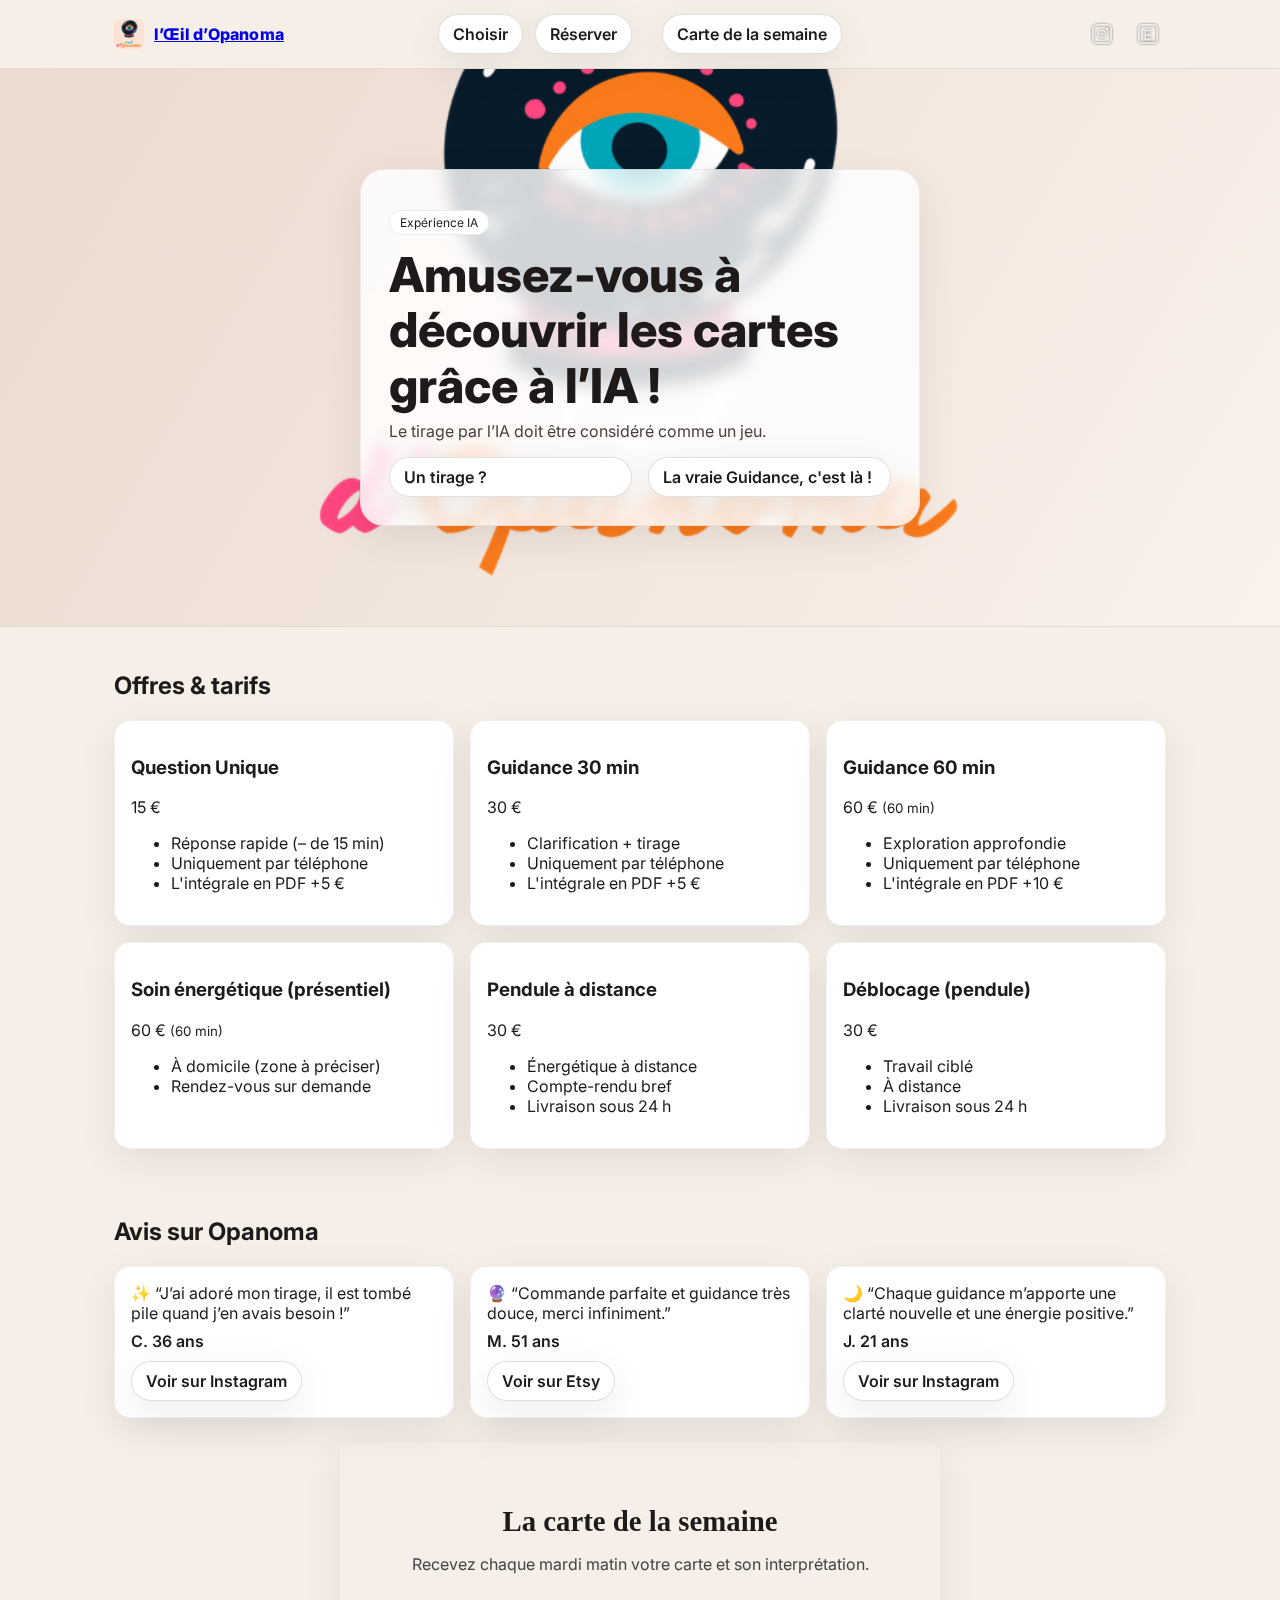
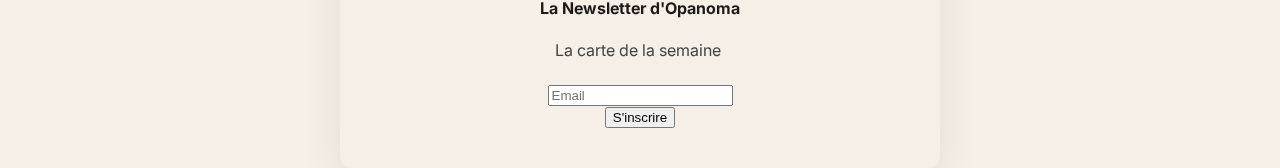
<file: V2/V2/index.html>
<!DOCTYPE html>
<html lang="fr">
<head>
  <meta charset="utf-8" />
  <meta name="viewport" content="width=device-width, initial-scale=1" />
  <title>l’Œil d’Opanoma</title>

  <!-- Polices -->
  <link rel="preconnect" href="https://fonts.googleapis.com">
  <link rel="preconnect" href="https://fonts.gstatic.com" crossorigin>
  <link href="https://fonts.googleapis.com/css2?family=Inter:wght@400;600;800&display=swap" rel="stylesheet">

  <style>
  :root{
    --beige:#f6efe8; --ink:#1f1a1a; --line:rgba(0,0,0,.08);
    --accent:#a34d57; --shadow:0 12px 40px rgba(0,0,0,.08);
    --container:1100px;
  }
  *{ box-sizing:border-box }
  html,body{ margin:0; padding:0 }
  html { scroll-behavior: smooth; }
  body{ font-family:Inter,system-ui,-apple-system,Segoe UI,Roboto,Arial,sans-serif; color:var(--ink); background:var(--beige) }

  /* ===== Topbar ===== */
  .topbar{
    position:sticky; top:0; z-index:1000;
    background:rgba(246,239,232,.85);
    -webkit-backdrop-filter:saturate(1.1) blur(8px);
    backdrop-filter:saturate(1.1) blur(8px);
    border-bottom:1px solid var(--line);
  }
  .topbar__row{
    max-width:var(--container); margin:0 auto; padding:14px 24px;
    display:grid; align-items:center; gap:16px;
    grid-template-columns: 1fr auto 1fr;
  }
  .brand{display:inline-flex; align-items:center; gap:10px; font-weight:800}
  .brand img{height:30px; width:auto; display:block; border-radius:6px}
  .brand__name{letter-spacing:.2px; white-space:nowrap}
  .nav{display:flex; align-items:center; gap:12px; justify-self:center}
  .btn{
    display:inline-flex; align-items:center; gap:8px;
    padding:9px 14px; border-radius:999px; font-weight:600;
    background:#fff; color:var(--ink);
    border:1px solid rgba(0,0,0,.12); box-shadow:var(--shadow);
    text-decoration:none; transition:transform .12s ease; white-space:nowrap;
  }
  .btn:hover{ transform:translateY(-1px) }
  .nav__week{ margin-left:18px }
  .socials{justify-self:end; display:flex; align-items:center; gap:10px}
  .icon{ width:36px; height:36px; display:inline-flex; align-items:center; justify-content:center; color:#111; text-decoration:none; border-radius:8px; transition:transform .12s ease; }
  .icon:hover{ transform:translateY(-1px) }
  .icon svg{ filter: invert(1) drop-shadow(0 0 1px rgba(0,0,0,.55)); opacity:.95 }
  @media (max-width:720px){
    .topbar__row{ grid-template-columns:1fr auto }
    .socials{ display:none }
    .nav__week{ margin-left:8px }
    .brand__name{ font-size:14px }
  }
  
    /* curseur qui clignote pendant la frappe */
#reading-output.typing::after {
  content: "▍";
  margin-left: 2px;
  animation: blink 1s steps(1) infinite;
}
@keyframes blink { 50% { opacity: 0; } }

  
  /* Images des cartes tirées (bande du bas) */
#api-picks .result-card-inner img{
  width: 100%;
  height: 100%;
  object-fit: contain; /* montre toute l’image sans rognage */
  display: block;      /* enlève l’espace baseline */
}

  /* Boutons tirage désactivés */
#tirage-ia .modes .mode[disabled]{
  opacity:.5;
  cursor:not-allowed;
}

.interpret-actions {
  display: flex;
  gap: 12px;
  margin-top: 16px;
  justify-content: flex-end; /* boutons à droite */
}

.interpret-actions .btn.mode {
  display:inline-flex;
  align-items:center;
  gap:6px;
  padding:9px 14px;
  border-radius:999px;
  font-weight:600;
  background:#fff;
  color:var(--ink);
  border:1px solid rgba(0,0,0,.12);
  box-shadow:var(--shadow);
  cursor:pointer;
  transition:transform .12s ease;
}

.interpret-actions .btn.mode:hover {
  transform:translateY(-1px);
}

.interpret-actions .btn.mode:active {
  transform:translateY(0);
}


/* Boutons thèmes (même style que boutons tirage) */
#tirage-ia .themes .theme {
  display:inline-flex;
  align-items:center;
  gap:6px;
  padding:9px 14px;
  border-radius:999px;
  font-weight:600;
  background:#fff;
  color:var(--ink);
  border:1px solid rgba(0,0,0,.12);
  box-shadow:var(--shadow);
  cursor:pointer;
  transition: transform .12s ease;
}
#tirage-ia .themes .theme:hover {
  transform: translateY(-1px);
}
#tirage-ia .themes .theme.active {
  background: var(--accent);
  color:#fff;
  border-color:transparent;
}
#tirage-ia .themes .theme:focus-visible {
  outline:2px solid var(--accent);
  outline-offset:2px;
}


/* Petit shake visuel pour attirer l’œil sur les thèmes */
@keyframes tarot-shake {
  10%, 90% { transform: translateX(-1px); }
  20%, 80% { transform: translateX(2px); }
  30%, 50%, 70% { transform: translateX(-4px); }
  40%, 60% { transform: translateX(4px); }
}
.themes.shake { animation: tarot-shake .4s linear 1; }

  
  /* Boutons de tirage */
#tirage-ia .modes{ display:flex; flex-wrap:wrap; gap:8px; }
#tirage-ia .modes .mode{
  display:inline-flex; align-items:center; gap:6px;
  padding:9px 14px; border-radius:999px; font-weight:600;
  background:#fff; color:var(--ink);
  border:1px solid rgba(0,0,0,.12); box-shadow:var(--shadow);
  cursor:pointer;
}
#tirage-ia .modes .mode.active{
  background: var(--accent); color:#fff; border-color:transparent;
}
#tirage-ia .modes .mode:focus-visible{ outline:2px solid var(--accent); outline-offset:2px; }

/* verrou visuel quand pas prêt */
#tarot-grid.disabled{ pointer-events:none; opacity:.55; }

  
  #tarot-grid .tarot-card .flip {
  aspect-ratio: 2 / 3;   /* structure */
  min-height: 140px;     /* garde la carte visible même si l'image tarde */
  display: block;
}
#tarot-grid .tarot-card { width: 100%; }
#tarot-grid .tarot-card .side img {
  width: 100%;
  height: 100%;
  object-fit: contain;
  display: block;
}

  
  /* ===== Tarot: grille + cartes ===== */
#tarot-grid.grid{
  display:grid;
  gap:12px;
  grid-template-columns:repeat(auto-fill, minmax(90px,1fr));
}

.tarot-card{
  position:relative;
  border:0; padding:0; background:none;
  cursor:pointer;
  perspective:800px;
}
.tarot-card .flip{
  position:relative;
  width:100%;
  aspect-ratio:2/3;           /* donne la hauteur → indispensable */
  transform-style:preserve-3d;
  transition:transform .5s ease;
}
.tarot-card[data-flipped="1"] .flip{ transform:rotateY(180deg); }

.tarot-card .side{
  position:absolute; inset:0;
  backface-visibility:hidden;
  border-radius:10px; overflow:hidden;
  border:1px solid rgba(0,0,0,.08);
  box-shadow:var(--shadow);
  background:#fff;
}
.tarot-card .side.front{ transform:rotateY(180deg); }
.tarot-card .side img{
  width:100%; height:100%; object-fit:contain; display:block;
}


.chosen-theme { font-weight:600; margin-bottom:6px; }
.q-tools { display:flex; justify-content:space-between; align-items:center; margin-top:6px; }


/* Bande des résultats */
#api-picks{
  display:flex; justify-content:center; align-items:flex-start;
  gap:12px; margin-top:16px; overflow-x:auto; padding-bottom:4px; width:100%;
}
#api-picks .result-card{ flex:0 0 var(--pick-w,96px); width:var(--pick-w,96px); }
#api-picks .result-card-inner{
  width:100%; aspect-ratio:2/3; overflow:hidden; border-radius:10px;
  border:1px solid rgba(0,0,0,.08); box-shadow:var(--shadow); background:#fff;
}
#api-picks .pick-tag{ margin-bottom:6px; text-align:center; font:700 12px/1.2 Inter,system-ui,sans-serif; color:var(--accent); }
#api-picks .pick-kw{ margin-top:6px; text-align:center; font-weight:700; font-size:11px; line-height:1.25; color:#6b5f5a; }
#api-picks .pick-kw span{ display:block; }


  /* ===== Titre de la modale + aide ===== */
  .modal__titlewrap{
    display:flex; align-items:center; gap:10px; flex-wrap:wrap;
  }
  .modal__hint{
    font:600 13px/1.3 Inter,system-ui,sans-serif;
    color:#6b5f5a;
    white-space:nowrap;
  }
  @media (max-width:640px){
    .modal__hint{ white-space:normal }
  }

  /* Optionnel mais utile pour le wrapping */
  #interp-text {
    white-space: pre-wrap;
    line-height: 1.6;
    overflow-wrap: anywhere;
  }

  /* ===== Loader & zone d'interprétation ===== */
  #reading-output{ 
    position: relative;
    min-height: 64px;
    white-space: pre-wrap;
    line-height: 1.6;
    max-height: clamp(240px, 55vh, 600px);
    overflow-y: auto;
    padding-right: 4px; /* évite l'effet cache sous la scrollbar */
  }
  #reading-output.loading{ opacity:.8 }
  #reading-output .loader{
    display:flex; align-items:center; gap:10px;
    padding:10px 12px; border-radius:12px; background:#fff;
    border:1px solid rgba(0,0,0,.06); box-shadow:var(--shadow);
  }
  #reading-output .spinner{
    width:18px; height:18px; border-radius:50%;
    border:3px solid rgba(163,77,87,.25);
    border-top-color: var(--accent);
    animation: tarot-spin .9s linear infinite;
  }
  @keyframes tarot-spin { to { transform: rotate(360deg); } }

  /* ===== Cal.com ===== */
  #calframe { width:100%; min-height:650px; border:0; border-radius:12px; }
  #reserver { display:none; }
  :target { scroll-margin-top: 80px; } /* si header sticky */

  /* adapte les sélecteurs à ta structure */
  .site-header .brand a,
  .site-header .brand a:visited {
    color: var(--ink, #1f1a1a) !important;
    text-decoration: none;
  }
  .site-header .brand a:hover { color: var(--accent, #a34d57); }

  /* mêmes règles que Offres/Tarifs, Avis, Réserver */
  .card-section {
    background: var(--beige, #f6efe8);
    padding: 40px 20px;
    border-radius: 12px;
    box-shadow: var(--shadow, 0 10px 30px rgba(0,0,0,.08));
    margin: 40px auto;
    max-width: 960px;
    text-align: center;
  }

  .card-section h2 {
    font-family: "Fraunces", serif;
    font-size: 1.8rem;
    margin-bottom: 0.5em;
    color: var(--ink, #1f1a1a);
  }

  .card-section p {
    margin-bottom: 1.5em;
    color: #444;
  }

  /* Offres cliquables */
  .card[data-cal] { cursor:pointer; }
  .card[data-cal]:focus-visible { outline:2px solid var(--accent); outline-offset:2px; }

  /* ===== Hero ===== */
  .hero{
    position:relative; min-height:62vh;
    display:grid; place-items:center; text-align:left; overflow:hidden;
    border-bottom:1px solid rgba(0,0,0,.08);
  }
  .hero::before{
    content:""; position:absolute; inset:0;
    background:linear-gradient(180deg, rgba(246,239,232,0), rgba(246,239,232,.6) 60%, var(--beige) 100%);
    pointer-events:none;
  }
  .hero .bg{ position:absolute; inset:0; background-size:cover; background-position:center; filter:saturate(1.05) contrast(1.02) }
  .hero .card{
    position:relative; z-index:1; background:rgba(255,255,255,.82); backdrop-filter:blur(8px);
    border:1px solid rgba(0,0,0,.06); border-radius:24px; padding:28px; box-shadow:var(--shadow); max-width:560px;
  }
  .tag{ display:inline-block; font-size:12px; padding:4px 10px; border-radius:999px; background:#fff; border:1px solid rgba(0,0,0,.08) }
  .mega{ font-weight:800; line-height:1.15; font-size:clamp(32px,5vw,48px); margin:0 0 8px }
  .sub{ margin:0 0 16px; color:#4b403d }
  .hero .grid{ display:grid; gap:16px; grid-template-columns:repeat(auto-fit,minmax(240px,1fr)); }
  @media (max-width:560px){ .hero .card{ padding:20px; border-radius:18px } }

  /* ===== Sections génériques ===== */
  .wrap{ max-width:var(--container); margin:0 auto; padding:24px }
  .grid-3{ display:grid; gap:16px; grid-template-columns:repeat(3, 1fr) }
  @media (max-width:900px){ .grid-3{ grid-template-columns:repeat(2,1fr) } }
  @media (max-width:600px){ .grid-3{ grid-template-columns:1fr } }

  .card{
    background:#fff; border:1px solid rgba(0,0,0,.06);
    border-radius:16px; padding:16px; box-shadow:var(--shadow);
    transition: transform .25s ease, box-shadow .25s ease, border-color .25s ease;
    cursor:pointer;
  }
  @media (hover:hover){
    .card:hover{
      transform: translateY(-6px) scale(1.02);
      box-shadow: 0 16px 50px rgba(163,77,87,0.25);
      border-color: var(--accent);
    }
  }
  .card:active{
    transform: translateY(0) scale(0.98);
    box-shadow: 0 6px 20px rgba(163,77,87,0.2);
    border-color: var(--accent);
    background: rgba(255,255,255,0.95);
  }

  
  #newsletter { max-width: 600px; margin: 0 auto; padding: 40px 20px; }
  .ml-embedded form { background: transparent !important; }

  /* ===== Newsletter ===== */
  #newsletter .card{ display:grid; grid-template-columns: 120px 1fr; gap:16px; align-items:center; }
  #newsletter .thumb{ width:100%; aspect-ratio:1/1; border-radius:12px; overflow:hidden; border:1px solid rgba(0,0,0,.06); box-shadow:var(--shadow); background:#fff; }
  #newsletter .thumb img{ width:100%; height:100%; object-fit:cover; }
  @media (max-width:640px){ #newsletter .card{ grid-template-columns:1fr } }
  </style>

  <!-- Styles MailerLite -->
  <style type="text/css">@import url("https://assets.mlcdn.com/fonts.css?version=1755079");</style>
  <style type="text/css">
    /* LOADER */
    .ml-form-embedSubmitLoad {
      display: inline-block;
      width: 20px;
      height: 20px;
    }

    .g-recaptcha {
      transform: scale(1);
      -webkit-transform: scale(1);
      transform-origin: 0 0;
      -webkit-transform-origin: 0 0;
     
    }

    .sr-only {
      position: absolute;
      width: 1px;
      height: 1px;
      padding: 0;
      margin: -1px;
      overflow: hidden;
      clip: rect(0,0,0,0);
      border: 0;
    }

    .ml-form-embedSubmitLoad:after {
      content: " ";
      display: block;
      width: 11px;
      height: 11px;
      margin: 1px;
      border-radius: 50%;
      border: 4px solid #fff;
      border-color: #ffffff #ffffff #ffffff transparent;
      animation: ml-form-embedSubmitLoad 1.2s linear infinite;
    }
    @keyframes ml-form-embedSubmitLoad { 0% { transform: rotate(0deg); } 100% { transform: rotate(360deg); } }

   
   
    
   


    
/* ===== POPUP SOLID ===== */
.modal{position:fixed; inset:0; z-index:2000; display:none;}
.modal[open]{display:grid; place-items:center;}

.modal__overlay{position:absolute; inset:0; background:rgba(0,0,0,.45); backdrop-filter:blur(2px);}

.modal__panel{
  position:relative;
  display:flex;
  flex-direction:column;
  width:min(96vw,1100px);
  height:min(92vh, 900px);   /* ✅ hauteur explicite (pas seulement max-height) */
  border:1px solid rgba(0,0,0,.08);
  border-radius:20px;
  box-shadow:0 12px 40px rgba(0,0,0,.25);
  background:var(--beige,#f6efe8);
  overflow:hidden;            /* on confine le scroll à .modal__content */
}

.modal__head{
  flex:0 0 auto;
  display:flex; align-items:center; justify-content:space-between; gap:8px;
  padding:12px 16px; border-bottom:1px solid var(--line,rgba(0,0,0,.08)); background:#fff7;
}

.modal__content{
  flex:1 1 auto;
  min-height:0;              /* ✅ clé pour que le scroll fonctionne en flex */
  overflow:auto;              /* ✅ le contenu scrolle ici */
  padding:16px;
  display:block !important;   /* force tout override exotique */
}


/* Ligne thèmes + question */
.themes-row {
  display: grid;
  grid-template-columns: auto 1fr; /* colonne gauche (thèmes + modes) | colonne droite (question) */
  column-gap: 16px;
  align-items: start;
}

/* Placements dans la grille */
.themes         { grid-column: 1; grid-row: 1; }
.modes          { grid-column: 1; grid-row: 2; margin-top: 8px; }
#theme-question { grid-column: 2; grid-row: 1 / span 2; min-width: 260px; }

/* Styles boutons */
.themes .theme,
.modes .mode {
  display: inline-block;
  padding: 6px 14px;
  font-size: 14px;
  line-height: 1.2;
  border: 1px solid #aaa;
  border-radius: 6px;
  background: #f8f8f8;
  cursor: pointer;
}

/* Boutons thèmes sur une seule ligne (wrap si écran petit) */
.themes { display: flex; flex-wrap: wrap; gap: 8px; }

/* Outils question */
.q-tools { display:flex; justify-content:space-between; align-items:center; margin-top:6px; }
.chosen-theme { font-weight:600; margin-bottom:6px; }


/* Les boutons thème restent flex et wrap */
#tirage-ia .themes{
  display:flex; flex-wrap:wrap; gap:8px;
}

/* La question en inline (label + champ sur la même ligne) */
#tirage-ia #theme-question[hidden]{ display:none !important; }
#tirage-ia #theme-question{ background:#fff; border:1px solid rgba(0,0,0,.08); box-shadow:var(--shadow);
  border-radius:12px; padding:10px; }
#tirage-ia #theme-question .q-inline{
  display:flex; align-items:center; gap:8px;
}
#tirage-ia #theme-question .q-label{
  font:600 12px/1.2 Inter,system-ui,sans-serif; color:#6b5f5a; white-space:nowrap;
}
#tirage-ia #theme-question textarea{
  flex:1; width:100%; min-height:38px; resize:vertical; padding:8px 10px;
  border:1px solid rgba(0,0,0,.12); border-radius:8px; background:#fff;
}
#tirage-ia #theme-question .q-tools{
  display:flex; justify-content:space-between; align-items:center; margin-top:6px;
}

/* Responsive : pile sur mobile */
@media (max-width: 800px){
  #tirage-ia .themes-row{ grid-template-columns: 1fr; }
}


    
  </style>
  
  
  
</head>

<body>

  <!-- ===== Bandeau ===== -->
  <header class="topbar">
    <div class="topbar__row">
      <a class="brand" href="/" aria-label="Accueil – l’Œil d’Opanoma">
        <img src="/assets/img/hero/logo-opanoma.png" alt="Logo l’Œil d’Opanoma">
        <span class="brand__name">l’Œil d’Opanoma</span>
      </a>
      <nav class="nav" aria-label="Navigation principale">
        <a class="btn" href="#choisir">Choisir</a>
        <a class="btn" href="#reserver">Réserver</a>
        <a class="btn nav__week" href="#newsletter">Carte de la semaine</a>
      </nav>
      <div class="socials" aria-label="Réseaux sociaux">
        <a class="icon" href="https://www.instagram.com/loeil_dopanoma/" target="_blank" rel="noopener" aria-label="Instagram">
          <svg viewBox="0 0 24 24" width="22" height="22" aria-hidden="true">
            <rect x="2" y="2" width="20" height="20" rx="5" ry="5" fill="none" stroke="currentColor" stroke-width="2"/>
            <circle cx="12" cy="12" r="4" fill="none" stroke="currentColor" stroke-width="2"/>
            <circle cx="17.5" cy="6.5" r="1.5" fill="currentColor"/>
          </svg>
        </a>
        <a class="icon" href="https://www.etsy.com/fr/shop/Loeildopanoma" target="_blank" rel="noopener" aria-label="Etsy">
          <svg viewBox="0 0 24 24" width="22" height="22" aria-hidden="true">
            <rect x="2" y="2" width="20" height="20" rx="4" fill="none" stroke="currentColor" stroke-width="2"/>
            <path d="M8 7h8v2H10v3h5v2h-5v3h6v2H8V7Z" fill="currentColor"/>
          </svg>
        </a>
      </div>
    </div>
  </header>

  <!-- ===== Hero ===== -->
  <section class="hero" id="top">
    <div class="bg" style="background-image:url('/assets/img/hero/01.png'), linear-gradient(120deg,#e8d8cf,#f6efe8);"></div>
    <div class="hero-center">
      <div class="card">
        <p class="tag">Expérience IA</p>
        <h1 class="mega">Amusez-vous à découvrir les cartes grâce à l’IA&nbsp;!</h1>
        <p class="sub">Le tirage par l’IA doit être considéré comme un jeu.</p>
        <div class="grid">
          <a class="btn" href="#" data-open-modal="tirage-modal">Un tirage&nbsp;?</a>
          <a class="btn" href="#choisir">La vraie Guidance, c'est là&nbsp;!</a>
        </div>
      </div>
    </div>
  </section>

  <!-- ===== Offres ===== -->
  <section class="wrap" id="choisir">
    <h2 class="section-title">Offres &amp; tarifs</h2>
    <div class="grid-3">
      <div class="card" data-cal="question-unique-15min">
        <h3>Question Unique</h3>
        <p class="price">15&nbsp;€</p>
        <ul class="meta">
          <li>Réponse rapide (– de 15&nbsp;min)</li>
          <li>Uniquement par téléphone</li>
          <li>L'intégrale en PDF +5&nbsp;€</li>
        </ul>
      </div>
      <div class="card" data-cal="guidance-30min">
        <h3>Guidance 30 min</h3>
        <p class="price">30&nbsp;€</p>
        <ul class="meta">
          <li>Clarification + tirage</li>
          <li>Uniquement par téléphone</li>
          <li>L'intégrale en PDF +5&nbsp;€</li>
        </ul>
      </div>
      <div class="card" data-cal="guidance-60min">
        <h3>Guidance 60 min</h3>
        <p class="price">60&nbsp;€ <small>(60&nbsp;min)</small></p>
        <ul class="meta">
          <li>Exploration approfondie</li>
          <li>Uniquement par téléphone</li>
          <li>L'intégrale en PDF +10&nbsp;€</li>
        </ul>
      </div>
      <div class="card" data-cal="soin-energetique-60min">
        <h3>Soin énergétique (présentiel)</h3>
        <p class="price">60&nbsp;€ <small>(60&nbsp;min)</small></p>
        <ul class="meta">
          <li>À domicile (zone à préciser)</li>
          <li>Rendez-vous sur demande</li>
        </ul>
      </div>
      <div class="card" data-cal="pendule-distance-30min">
        <h3>Pendule à distance</h3>
        <p class="price">30&nbsp;€</p>
        <ul class="meta">
          <li>Énergétique à distance</li>
          <li>Compte-rendu bref</li>
          <li>Livraison sous 24&nbsp;h</li>
        </ul>
      </div>
      <div class="card" data-cal="deblocage-pendule-30min">
        <h3>Déblocage (pendule)</h3>
        <p class="price">30&nbsp;€</p>
        <ul class="meta">
          <li>Travail ciblé</li>
          <li>À distance</li>
          <li>Livraison sous 24&nbsp;h</li>
        </ul>
      </div>
    </div>
  </section>

  <!-- ===== Avis ===== -->
  <section class="wrap" id="avis" aria-labelledby="avis-title">
    <h2 id="avis-title" class="section-title">Avis sur Opanoma</h2>
    <div class="grid-3">
      <div class="card">
        <p style="margin:0 0 8px">✨ “J’ai adoré mon tirage, il est tombé pile quand j’en avais besoin !”</p>
        <p style="margin:0;font-weight:600">C. 36 ans</p>
        <a href="https://www.instagram.com/loeil_dopanoma/" target="_blank" rel="noopener" class="btn" style="margin-top:10px">Voir sur Instagram</a>
      </div>
      <div class="card">
        <p style="margin:0 0 8px">🔮 “Commande parfaite et guidance très douce, merci infiniment.”</p>
        <p style="margin:0;font-weight:600">M. 51 ans</p>
        <a href="https://www.etsy.com/fr/shop/Loeildopanoma#reviews" target="_blank" rel="noopener" class="btn" style="margin-top:10px">Voir sur Etsy</a>
      </div>
      <div class="card">
        <p style="margin:0 0 8px">🌙 “Chaque guidance m’apporte une clarté nouvelle et une énergie positive.”</p>
        <p style="margin:0;font-weight:600">J. 21 ans</p>
        <a href="https://www.instagram.com/loeil_dopanoma/" target="_blank" rel="noopener" class="btn" style="margin-top:10px">Voir sur Instagram</a>
      </div>
    </div>
  </section>

  <!-- ===== Réserver ===== -->
  <section class="wrap" id="reserver" aria-labelledby="reserver-title">
    <h2 id="reserver-title" class="section-title">Réserver</h2>
    <div class="card">
      <div class="embed-wrap">
        <iframe id="calframe" src="about:blank" title="Réservation — l’Œil d’Opanoma" loading="lazy" allow="microphone; camera"></iframe>
      </div>
    </div>
  </section>

  <!-- ===== Script Cal.com ===== -->
  <script>
  (function(){
    const CAL_MAP = {
      'question-unique-15min'  : 'https://cal.com/christophe-sebille-yps3zm/question-unique-15min',
      'guidance-30min'         : 'https://cal.com/christophe-sebille-yps3zm/guidance-30',
      'guidance-60min'         : 'https://cal.com/christophe-sebille-yps3zm/guidance-60',
      'soin-energetique-60min' : 'https://cal.com/christophe-sebille-yps3zm/soin-energetique',
      'pendule-distance-30min' : 'https://cal.com/christophe-sebille-yps3zm/pendule',
      'deblocage-pendule-30min': 'https://cal.com/christophe-sebille-yps3zm/deblocage',
    };
    const frame    = document.getElementById('calframe');
    const reserver = document.getElementById('reserver');
    function currentMonthStr(d = new Date()){ return d.toISOString().slice(0,7); }
    function openCal(slug){
      const base = CAL_MAP[slug]; if (!base) return;
      const url = new URL(base);
      url.searchParams.set('theme','light');
      url.searchParams.set('hide_event_type_details','true');
      url.searchParams.set('overlayCalendar','true');
      url.searchParams.set('month', currentMonthStr());
      if (frame) frame.src = url.toString();
      if (reserver) { reserver.style.display = 'block'; reserver.scrollIntoView({ behavior:'smooth', block:'start' }); }
    }
    document.querySelectorAll('#choisir .card[data-cal]').forEach(card=>{
      card.setAttribute('role','button'); card.setAttribute('tabindex','0');
      card.addEventListener('click', ()=> openCal(card.dataset.cal));
      card.addEventListener('keydown', (e)=>{ if (e.key==='Enter'||e.key===' '){ e.preventDefault(); openCal(card.dataset.cal); }});
    });
    console.log('[CAL] cartes détectées =', document.querySelectorAll('#choisir .card[data-cal]').length);
  })();
  </script>

  <!-- ===== Newsletter ===== -->
  <section id="newsletter" class="card-section">
    <div class="container">
      <h2>La carte de la semaine</h2>
      <p>Recevez chaque mardi matin votre carte et son interprétation.</p>

      <!-- Bloc MailerLite -->
      <div id="mlb2-29644786" class="ml-form-embedContainer ml-subscribe-form ml-subscribe-form-29644786">
        <div class="ml-form-align-center">
          <div class="ml-form-embedWrapper embedForm">

            <div class="ml-form-embedBody ml-form-embedBodyDefault row-form">

              <div class="ml-form-embedContent">
                <h4>La Newsletter d'Opanoma</h4>
                <p>La carte de la semaine&nbsp;</p>
              </div>

              <form class="ml-block-form"
                    action="https://assets.mailerlite.com/jsonp/1732807/forms/162808761459673022/subscribe"
                    method="post" target="_blank">
                <div class="ml-form-formContent">
                  <div class="ml-form-fieldRow ml-last-item">
                    <div class="ml-field-group ml-field-email ml-validate-email ml-validate-required">
                      <input aria-label="email" aria-required="true" type="email" class="form-control"
                             name="fields[email]" placeholder="Email" autocomplete="email">
                    </div>
                  </div>
                </div>

                <div class="ml-form-embedSubmit">
                  <button type="submit" class="primary">S'inscrire</button>
                </div>

                <input type="hidden" name="ml-submit" value="1">
                <input type="hidden" name="anticsrf" value="true">
              </form>
            </div>

            <div class="ml-form-successBody row-success" style="display:none">
              <div class="ml-form-successContent">
                <h4>Merci !</h4>
                <p>Vous êtes bien inscrit·e à la newsletter.</p>
              </div>
            </div>

          </div>
        </div>
      </div>
      <!-- Fin Bloc MailerLite -->
    </div>
  </section>

  <!-- Script MailerLite (une seule fois) -->
  <script src="https://groot.mailerlite.com/js/w/webforms.min.js" type="text/javascript"></script>
  <script>
    function ml_webform_success_29644786() {
      var $ = ml_jQuery || jQuery;
      $('.ml-subscribe-form-29644786 .row-success').show();
      $('.ml-subscribe-form-29644786 .row-form').hide();
    }
  </script>

<!-- ===== Modal Tirage ===== -->
<div class="modal" id="tirage-modal" aria-hidden="true" role="dialog" aria-modal="true" aria-labelledby="tirage-modal-title">
  <div class="modal__overlay" data-close="modal"></div>

  <div class="modal__panel" role="document">
    <div class="modal__head">
      <h3 class="modal__title" id="tirage-modal-title">Tirage des cartes</h3>
      <button class="modal__close" type="button" data-close="modal">Fermer</button>
    </div>

    <div class="modal__content">
        
        
      <!-- === Choix du tirage === -->
      <section id="tirage-ia" class="wrap">
        <h2 id="ia-title">L’IA vous tire les cartes</h2>
        <div class="card">

          <!-- Thèmes + Question sur la même ligne -->
<div class="themes-row">
  <div class="themes" role="group" aria-label="Thème du tirage">
    <button class="theme" data-theme="santé"   type="button">Santé</button>
    <button class="theme" data-theme="amour"   type="button">Amour</button>
    <button class="theme" data-theme="argent"  type="button">Argent</button>
    <button class="theme" data-theme="travail" type="button">Travail</button>
  </div>

  <div id="theme-question" class="theme-question" hidden aria-live="polite">
  <!-- AJOUT -->
  <div id="chosen-theme" class="chosen-theme" hidden></div>

  <label for="user-question" class="q-label">Votre question (optionnel)</label>
  <textarea id="user-question" rows="1" maxlength="200" placeholder="Votre question…"></textarea>
  <div class="q-tools">
    <small id="q-counter">0/200</small>
    <button type="button" id="q-clear" class="q-clear">Effacer</button>
  </div>
</div>
</div><!-- 🔚 fin .themes-row -->




          <!-- Modes -->
          <div class="modes" role="group" aria-label="Mode de tirage" style="margin:8px 0 12px">
            <button class="mode" data-mode="3" type="button">3 cartes</button>
            <button class="mode" data-mode="5" type="button">5 cartes (en croix)</button>
          </div>

          <!-- Grille des cartes -->
          <div id="tarot-grid" class="grid api-grid"></div>

          <!-- Résumé des tirages -->
          <div id="api-picks"></div>
        </div>
      </section>

      <!-- === Interprétation === -->
<section id="ia-reading" class="wrap">
  <div class="card">
    <h2 id="read-title">Interprétation du tirage</h2>

    <div id="reading-output">
      Choisissez un thème, posez une question (optionnel), puis tirez 3 ou 5 cartes.
    </div><!-- /#reading-output -->

    <div class="interpret-actions">
      <button id="reset-reading" class="btn mode" type="button">🔄 Reset</button>
      <button id="close-popup" class="btn mode" type="button">🏠 Opanoma.fr</button>
    </div>
  </div>
</section>

    </div> <!-- /.modal__content -->
  </div>   <!-- /.modal__panel -->
</div>     <!-- /.modal -->


<script src="/assets/js/tarot-app.js?v=20250904"></script>
 

  <script>
    window.addEventListener('load', function() {
      window.scrollTo(0, 0); // met la page en haut à l’ouverture
    });
  </script>
  
  <script>
window.addEventListener('DOMContentLoaded', () => {
  // ---------- util waitFor ----------
  const waitFor = (test, next, t = 4000, step = 40) => {
    const t0 = performance.now();
    const id = setInterval(() => {
      try {
        if (test()) { clearInterval(id); next(); }
        else if (performance.now() - t0 > t) { clearInterval(id); console.warn('[TAROT] timeout'); }
      } catch (e) { clearInterval(id); console.error('[TAROT] waitFor error', e); }
    }, step);
  };

  // ---------- main ----------
  waitFor(() => !!window.TAROT_APP, () => {
    const APP = (window.TAROT_APP = window.TAROT_APP || {});
    const S   = (APP.state       = APP.state       || {});

    // État par défaut sûr
    if (S.theme      == null) S.theme = null;
    if (S.themeLabel == null) S.themeLabel = null;
    if (!Number.isInteger(S.mode))  S.mode  = 0;
    if (!Number.isInteger(S.limit)) S.limit = 0;
    if (!Number.isInteger(S.flips)) S.flips = 0;
    if (!Array.isArray(S.selected)) S.selected = [];
    if (typeof S.question !== 'string') S.question = '';

    // No-ops si absents
    APP.rebuild      = APP.rebuild      || (() => {});
    APP.renderPicks  = APP.renderPicks  || (() => {});
    APP.numFor       = APP.numFor       || (c => (typeof c?.n === 'number') ? c.n : (c?.slug?.match(/^(\d+)/)?.[1] | 0));
    APP.KW           = APP.KW || (window.KW || []);

    // ---------- Helpers UI ----------
    function enableGridIfReady(){
      const grid = document.getElementById('tarot-grid');
      if (!grid) return;
      const ready = !!(S.theme && S.mode);
      grid.classList.toggle('disabled', !ready);
      grid.style.pointerEvents = ready ? '' : 'none';
      grid.style.opacity       = ready ? '' : '.55';
    }
    function resetReading(){
      const out = document.getElementById('reading-output');
      if (!out) return;
      out.classList.remove('loading');
      out.textContent = 'Choisissez un thème, posez une question (optionnel), puis tirez 3 ou 5 cartes.';
    }

  // Petit util: debounce
function debounce(fn, ms){ let t; return (...a)=>{ clearTimeout(t); t = setTimeout(()=>fn(...a), ms); }; }

// === Helpers en dehors d'interpretNow (important) ===
function plainTextFromMaybeHTML(input){
  if (!input) return '';
  if (typeof input !== 'string') return String(input);
  if (input.trim().startsWith('<')) {
    const tmp = document.createElement('div');
    tmp.innerHTML = input;
    return tmp.textContent || tmp.innerText || '';
  }
  return input;
}

function focusInterpret(){
  const section = document.getElementById('ia-reading');
  if (!section) return;

  // Scroll dans la modale si elle scrolle, sinon scroll normal
  const scroller = section.closest('.modal__content');
  if (scroller) {
    // Aligne le début de la section
    const top = section.offsetTop - 8;
    scroller.scrollTo({ top, behavior: 'smooth' });
  } else {
    section.scrollIntoView({ behavior:'smooth', block:'start' });
  }

  // Focus clavier (accessibilité) sur le titre ou le bloc texte
  const focusTarget = document.getElementById('read-title') || document.getElementById('reading-output');
  if (focusTarget) {
    focusTarget.setAttribute('tabindex','-1');
    setTimeout(() => {
      try { focusTarget.focus({ preventScroll:true }); } catch {}
    }, 180);
  }
}


// --- Auto-scroll : remonte la chaîne et scroll tous les conteneurs scrollables
function getScrollableAncestors(el){
  const res = [];
  let n = el;
  while (n && n instanceof HTMLElement) {
    const canScroll = n.scrollHeight > n.clientHeight;
    const style = getComputedStyle(n);
    const overflowY = style.overflowY;
    if (canScroll && (overflowY === 'auto' || overflowY === 'scroll' || overflowY === 'overlay')) {
      res.push(n);
    }
    if (n.classList.contains('modal__content')) break; // on s'arrête au conteneur de la modale
    n = n.parentElement;
  }
  return res;
}
function scrollAllToBottom(nodes){
  for (const n of nodes) {
    // nudge pour Safari/iOS
    n.scrollTop = n.scrollHeight + 1;
  }
}
function isNearBottom(n, tol = 16){
  return (n.scrollHeight - n.scrollTop - n.clientHeight) <= tol;
}


function typeWriteTo(el, text, opts = {}){
  const cps = Math.max(10, opts.cps ?? 36);
  const allowSkip = opts.allowSkip !== false;

  // on cible tous les conteneurs scrollables (ex: #reading-output + .modal__content)
  const targets = getScrollableAncestors(el);
  // si aucun parent scrollable, on scrolle au moins l’élément lui-même
  if (!targets.length) targets.push(el);

  let i = 0, cancelled = false, last = performance.now();
  let lastScroll = 0; // throttle léger de l'autoscroll

  const finish = () => {
    el.textContent = text;
    el.classList.remove('typing');
    scrollAllToBottom(targets);
    window.removeEventListener('keydown', onKey);
    el.removeEventListener('click', onClick);
    opts.onDone?.();
  };

  const onKey = (e) => { if (e.key === 'Escape') { cancelled = true; finish(); } };
  const onClick = () => { cancelled = true; finish(); };
  if (allowSkip){ window.addEventListener('keydown', onKey); el.addEventListener('click', onClick); }

  el.classList.add('typing');
  el.textContent = '';

  function step(now){
    if (cancelled) return;
    const dt = (now - last) / 1000;
    last = now;

    const add = Math.max(1, Math.floor(dt * cps));
    i = Math.min(text.length, i + add);
    el.textContent = text.slice(0, i);

 // Autoscroll "collant" : on force le bas tant que l’utilisateur
// n’a pas remonté de plus de 80px (throttle à 16ms)
if (now - lastScroll > 16) {
  const userPulledUp = targets.some(t => (t.scrollHeight - t.clientHeight - t.scrollTop) > 80);
  if (!userPulledUp) {
    scrollAllToBottom(targets); // scroll #reading-output + .modal__content
  }
  lastScroll = now;
}


    if (i < text.length) {
      requestAnimationFrame(step);
    } else {
      finish();
    }
  }
  requestAnimationFrame(step);
}


// Fallback local simple si l’API est indispo
function showLocalFallback(outEl){
  try {
    const S  = TAROT_APP.state || {};
    const KW = TAROT_APP.KW || [];
    const numFor = TAROT_APP.numFor || (c => c?.n ?? null);
    const theme = S.themeLabel || S.theme || 'général';
    const q     = (document.querySelector('#user-question')?.value || '').trim();
    const lines = [];

    lines.push(`Thème : ${theme}`);
    if (q) lines.push(`Question : ${q}`);
    lines.push('');
    lines.push(`Cartes tirées (${(S.selected||[]).length}) :`);
    (S.selected||[]).forEach(c => {
      const idx = numFor(c);
      const words = Array.isArray(KW[idx]) ? KW[idx].join(' • ') : '…';
      lines.push(`• ${c?.label || 'Carte'} — ${words}`);
    });
    lines.push('');
    lines.push('Lecture rapide :');
    if (S.selected?.[0]) lines.push(`• Situation : ${S.selected[0].label}`);
    if (S.selected?.[1]) lines.push(`• Défi : ${S.selected[1].label}`);
    if (S.selected?.[2]) lines.push(`• Conseil : ${S.selected[2].label}`);
    if (S.selected?.[3]) lines.push(`• Ressource : ${S.selected[3].label}`);
    if (S.selected?.[4]) lines.push(`• Issue : ${S.selected[4].label}`);
    lines.push('');
    lines.push('⚠️ Fallback local (API indisponible). Prenez ce tirage comme un éclairage, pas une fatalité.');

    outEl.classList.remove('loading');
    outEl.textContent = lines.join('\n');
  } catch {
    outEl.classList.remove('loading');
    outEl.textContent = 'Impossible d’afficher l’interprétation pour le moment.';
  }
}

// === interpretNow propre, avec un seul try/catch/finally ===
async function interpretNow(){
  const out = document.getElementById('reading-output');
  if (!out) return;
  if (interpretNow._running) return;
  interpretNow._running = true;

  // Loader
  out.classList.add('loading');
  out.innerHTML = `
    <div class="loader"><div class="spinner"></div><div>Interprétation en cours…</div></div>
  `;

  try {
    const S = TAROT_APP.state || {};
    const payload = {
      theme: S.theme || 'général',
      positions: (S.mode === 5
        ? ['Situation','Défi','Conseil','Ressource','Issue']
        : ['Situation','Défi','Conseil']
      ).slice(0, (S.selected || []).length),
      cards: (S.selected || []).map(c => {
        const n = TAROT_APP.numFor?.(c);
        return {
          name: c?.label || c?.name || c?.slug || 'Carte',
          number: (typeof n === 'number' ? n : null),
          reversed: !!c?.reversed,
          keywords: (typeof n === 'number' && Array.isArray(TAROT_APP.KW?.[n])) ? TAROT_APP.KW[n] : []
        };
      }),
      user: { question: (document.querySelector('#user-question')?.value || '').trim() }
    };

    // Appel backend (slash final pour éviter 301 → 405)
    const res = await fetch('/api/tarot/summarize/', {
      method: 'POST',
      headers: { 'Content-Type':'application/json' },
      body: JSON.stringify(payload)
    });

    if (!res.ok) {
      let bodyText = '';
      try { bodyText = await res.text(); } catch {}
      throw new Error(`HTTP ${res.status} ${res.statusText} — ${bodyText.slice(0,200)}`);
    }

    let data = {};
    try { data = await res.json(); } catch { data = {}; }

    const txt = (data && (data.text || data.answer || data.result) || '').trim();

    out.classList.remove('loading');
    if (txt) {
      const plain = plainTextFromMaybeHTML(txt);
      typeWriteTo(out, plain, { cps: 42, allowSkip: true });
    } else {
      showLocalFallback(out);
    }

  } catch (err){
    console.error('[IA] erreur', err);
    out.classList.remove('loading');
    out.innerHTML = `
      <div class="loader" style="align-items:flex-start">
        <div>
          <div style="font-weight:700;color:#a34d57">⚠️ L’IA n’a pas répondu</div>
          <div style="color:#6b5f5a;font-size:13px;white-space:pre-wrap;margin-top:6px">
            ${String(err.message || err).slice(0,400)}
          </div>
          <button id="retry-interpret" class="btn" type="button" style="margin-top:10px">Réessayer</button>
        </div>
      </div>`;
    document.getElementById('retry-interpret')?.addEventListener('click', () => interpretNow());
    showLocalFallback(out);
  } finally {
    interpretNow._running = false;
  }
}

// ——— suite: ton hook renderPicks / gridWatch / boot existent déjà en-dessous ———


    // ---------- Question ----------
    function setupQuestion(){
      const ta = document.getElementById('user-question');
      const counter = document.getElementById('q-counter');
      const clearBtn = document.getElementById('q-clear');
      if (!ta) return;
      function update(){
        S.question = ta.value.trim();
        if (counter) counter.textContent = ta.value.length + '/200';
      }
      ta.addEventListener('input', update);
      clearBtn?.addEventListener('click', () => { ta.value=''; update(); ta.focus(); });
      update();
    }

    // ---------- Hook renderPicks (une seule fois) ----------
if (!APP.__iaHooked) {
  const _rp = APP.renderPicks;
  const safeRun = debounce(() => {
    const ok = S.theme && S.mode && (S.selected||[]).length === S.limit;
    if (ok) { focusInterpret(); interpretNow(); }
;
  }, 60);
  APP.renderPicks = function(...args){
    const r = _rp.apply(this, args);
    safeRun();
    return r;
  };
  APP.__iaHooked = true;
}

// Filet de sécurité : interprète dès que le quota est atteint via clic carte
if (!APP.__gridWatch) {
  const grid = document.getElementById('tarot-grid');
  if (grid) {
    grid.addEventListener('click', debounce(() => {
      const ok = S.theme && S.mode && (S.selected||[]).length === S.limit;
      if (ok) { focusInterpret(); interpretNow(); }

    }, 50), true); // useCapture=true pour attraper tôt
  }
  APP.__gridWatch = true;
}

// --- Actions Reset ---
document.getElementById('reset-reading')?.addEventListener('click', () => {
  const APP = window.TAROT_APP || (window.TAROT_APP = {});
  const S   = APP.state       || (APP.state = {});
  
  // Etat
  S.theme = null;
  S.themeLabel = null;
  S.mode = 0;
  S.limit = 0;
  S.flips = 0;
  S.selected = [];
  S.question = '';

  // Stopper un éventuel typewriter
  const out = document.getElementById('reading-output');
  if (out){
    out.classList.remove('loading','typing');
    out.textContent = 'Choisissez un thème, posez une question (optionnel), puis tirez 3 ou 5 cartes.';
  }
  if (typeof window.interpretNow === 'function') {
    window.interpretNow._running = false;
  } else if (typeof APP.interpretNow === 'function') {
    APP.interpretNow._running = false;
  }

  // UI cartes & picks
  document.querySelectorAll('.tarot-card').forEach(c => c.removeAttribute('data-flipped'));
  document.getElementById('api-picks')?.replaceChildren();

  // Thèmes / Modes (visuel + aria)
  document.querySelectorAll('#tirage-ia [data-theme]').forEach(b => b.classList.remove('active'));
  document.querySelectorAll('#tirage-ia [data-mode]').forEach(b => {
    b.classList.remove('active');
    b.setAttribute('aria-pressed','false');
  });

  // Désactiver à nouveau les boutons tirage jusqu’au choix du thème
  if (typeof window.setModesEnabled === 'function') {
    window.setModesEnabled(false);
  } else {
    document.querySelectorAll('#tirage-ia [data-mode]').forEach(b => {
      b.disabled = true;
      b.setAttribute('aria-disabled','true');
    });
  }

  // Cacher panneau question + libellé
  const qWrap = document.getElementById('theme-question');
  if (qWrap){
    qWrap.hidden = true;
    qWrap.classList.add('hidden');
    qWrap.setAttribute('aria-hidden','true');
  }
  const chosen = document.getElementById('chosen-theme');
  if (chosen){
    chosen.hidden = true;
    chosen.textContent = '';
  }

  // Champ question
  const ta = document.getElementById('user-question');
  if (ta) ta.value = '';
  const counter = document.getElementById('q-counter');
  if (counter) counter.textContent = '0/200';

  // Re-verrouiller la grille
  const grid = document.getElementById('tarot-grid');
  if (grid){
    grid.classList.add('disabled');
    grid.style.pointerEvents = 'none';
    grid.style.opacity = '.55';
  }

  // Rebuild/Render (no-ops si absents)
  APP.rebuild?.();
  APP.renderPicks?.();

  // Focus + scroll en haut
  const topTitle = document.getElementById('ia-title') || document.getElementById('tirage-modal');
  try { topTitle?.focus({ preventScroll:true }); } catch {}
  const scroller = document.querySelector('.modal__content');
  if (scroller) scroller.scrollTo({ top: 0, behavior: 'smooth' });
  else window.scrollTo({ top: 0, behavior: 'smooth' });
});


document.getElementById('close-popup')?.addEventListener('click', () => {
  const modal = document.getElementById('tirage-modal');
  if (!modal) return;
  modal.removeAttribute('open');
  modal.setAttribute('aria-hidden','true');
  document.body.style.overflow = '';
});



    // ---------- Boot (unique) ----------
if (!APP.__iaBooted) {
  setupThemes();        // écoute [data-theme]
  setupModes();         // écoute [data-mode]
  setupQuestion?.();    // textarea / compteur (si présents)
  enableGridIfReady?.();

  // Mode par défaut = 3 si rien n'est choisi
  if (!S.mode) setMode(3);

  // Si un tirage est déjà complet (ex: retour de navigation / re-open)
  if (S.theme && S.mode && S.flips === S.limit && (S.selected || []).length === S.limit) {
    APP.interpretNow?.();  // ou interpretNow?.() selon où tu l’as défini
  }

  APP.__iaBooted = true;   // drapeau anti double-boot
}
  });
});
</script>

<script>
window.addEventListener('DOMContentLoaded', () => {
  // Anti-doublon
  if (window.__tirageOpenerBound) return;
  window.__tirageOpenerBound = true;

  // Boutons compatibles (garde celui que tu utilises)
  const OPENERS = [
    '[data-open-modal]',                 // <button data-open-modal="tirage-modal">
    'a[href^="#tirage-modal"]',          // <a href="#tirage-modal">
    '[data-target="#tirage-modal"]',     // <button data-target="#tirage-modal">
    '[aria-controls="tirage-modal"]',    // <button aria-controls="tirage-modal">
    '#open-tirage',                      // <a id="open-tirage">
    '[data-action="open-tirage"]'        // <button data-action="open-tirage">
  ].join(',');

  // Récupère l'ID cible depuis le bouton
  const getTargetId = (el) => {
    const v1 = el.getAttribute('data-open-modal');
    if (v1 && v1 !== 'true') return v1.replace(/^#/, '');
    const href = el.getAttribute('href');
    if (href && href.startsWith('#')) return href.slice(1);
    const v2 = el.getAttribute('data-target') || el.getAttribute('aria-controls');
    if (v2) return v2.replace(/^#/, '');
    return 'tirage-modal';
  };

  // Ouvre la modale (sans dépendance)
  const openModal = (id = 'tirage-modal') => {
    const modal = document.getElementById(id);
    if (!modal) return console.warn('[MODAL] introuvable :', id);

    modal.setAttribute('open', '');
    modal.setAttribute('aria-hidden', 'false');
    document.body.style.overflow = 'hidden';

    // (Re)construire la grille si vide
    const grid = document.querySelector('#tarot-grid');
    if (grid && !grid.children.length) {
      window.TAROT_APP?.rebuild?.();
    }
  };

  // Ferme la modale (overlay ou bouton data-close="modal")
  const setupClose = (id = 'tirage-modal') => {
    const modal = document.getElementById(id);
    if (!modal || modal.__closeBound) return;
    modal.__closeBound = true;

    modal.addEventListener('click', (e) => {
      if (!e.target.matches('[data-close="modal"], .modal__overlay')) return;
      modal.removeAttribute('open');
      modal.setAttribute('aria-hidden', 'true');
      document.body.style.overflow = '';
    });
  };

  // Ouvrir via clic
  document.addEventListener('click', (e) => {
    const btn = e.target.closest(OPENERS);
    if (!btn) return;
    e.preventDefault();
    const id = getTargetId(btn);
    setupClose(id);
    openModal(id);
  });

  // Ouvrir via clavier (Enter/Espace)
  document.addEventListener('keydown', (e) => {
    if (e.key !== 'Enter' && e.key !== ' ') return;
    const btn = e.target.closest(OPENERS);
    if (!btn) return;
    e.preventDefault();
    const id = getTargetId(btn);
    setupClose(id);
    openModal(id);
  });

  // Helper console
  window.openTirage = () => { setupClose('tirage-modal'); openModal('tirage-modal'); };
});
</script>


<script>
// === THEMES : binding simple & fiable ===
(function(){
  if (window.__themesBound) return; 
  window.__themesBound = true;

  // garantit un état TAROT_APP minimal
  const APP = (window.TAROT_APP = window.TAROT_APP || {});
  const S   = (APP.state       = APP.state       || {});
  if (S.theme == null) S.theme = null;
  if (!Array.isArray(S.selected)) S.selected = [];
  if (!Number.isInteger(S.mode)) S.mode = 0;
  if (!Number.isInteger(S.limit)) S.limit = 0;
  if (!Number.isInteger(S.flips)) S.flips = 0;

  // no-ops si absents
  APP.rebuild     = APP.rebuild     || function(){};
  APP.renderPicks = APP.renderPicks || function(){};

  function enableGridIfReady(){
    const grid = document.getElementById('tarot-grid');
    if (!grid) return;
    const ready = !!(S.theme && S.mode);
    grid.classList.toggle('disabled', !ready);
    grid.style.pointerEvents = ready ? '' : 'none';
    grid.style.opacity       = ready ? '' : '.55';
  }
  function resetReading(){
    const out = document.getElementById('reading-output');
    if (!out) return;
    out.classList.remove('loading');
    out.textContent = 'Choisissez un thème, posez une question (optionnel), puis tirez 3 ou 5 cartes.';
  }

  function reveal(el){
    if (!el) return;
    el.hidden = false;
    el.classList?.remove('hidden','d-none','is-hidden','u-hidden');
    el.style.display = '';
    el.setAttribute('aria-hidden','false');
  }

  function setTheme(val, label){
    console.log('[THEME] click →', val, label);
    S.theme = val;
    S.themeLabel = label || val;

    // MAJ visuelle des boutons thème
    document.querySelectorAll('#tirage-ia [data-theme]').forEach(b=>{
      b.classList.toggle('active', b.getAttribute('data-theme') === val);
    });

    // Affiche le bloc question + libellé choisi
    reveal(document.getElementById('theme-question'));
    const chosen = document.getElementById('chosen-theme');
    if (chosen){ chosen.textContent = label || val; reveal(chosen); }

    // reset sélection cartes
    S.flips = 0;
    S.selected = [];
    document.querySelectorAll('.tarot-card').forEach(c=> c.removeAttribute('data-flipped'));

    // (re)rendu
    APP.rebuild();
    APP.renderPicks();

    enableGridIfReady();
    resetReading();
    window.__enableModesAfterTheme?.();

  }

  // Binding direct sur les boutons présents (pas de délégation)
  const btns = document.querySelectorAll('#tirage-ia [data-theme]');
  console.log('[THEME] boutons détectés =', btns.length);
  btns.forEach(btn=>{
    btn.addEventListener('click', () => {
      setTheme(btn.getAttribute('data-theme'), (btn.textContent || '').trim());
    });
    btn.addEventListener('keydown', (e) => {
      if (e.key === 'Enter' || e.key === ' ') {
        e.preventDefault();
        setTheme(btn.getAttribute('data-theme'), (btn.textContent || '').trim());
      }
    });
  });
})();
</script>

<script>
// === MODES : binding simple & fiable (3 / 5) ===
(function(){
  if (window.__modesBound) return;
  window.__modesBound = true;

  // État minimal garanti
  const APP = (window.TAROT_APP = window.TAROT_APP || {});
  const S   = (APP.state       = APP.state       || {});
  if (!Number.isInteger(S.mode))   S.mode   = 0;
  if (!Number.isInteger(S.limit))  S.limit  = 0;
  if (!Number.isInteger(S.flips))  S.flips  = 0;
  if (!Array.isArray(S.selected))  S.selected = [];

  // No-ops si absents
  APP.rebuild     = APP.rebuild     || function(){};
  APP.renderPicks = APP.renderPicks || function(){};

  function enableGridIfReady(){
    const grid = document.getElementById('tarot-grid');
    if (!grid) return;
    const ready = !!(S.theme && S.mode);
    grid.classList.toggle('disabled', !ready);
    grid.style.pointerEvents = ready ? '' : 'none';
    grid.style.opacity       = ready ? '' : '.55';
  }
  function resetReading(){
    const out = document.getElementById('reading-output');
    if (!out) return;
    out.classList.remove('loading');
    out.textContent = 'Choisissez un thème, posez une question (optionnel), puis tirez 3 ou 5 cartes.';
  }

  function setMode(val){
    const m = parseInt(val, 10) || 0;
    console.log('[MODE] click →', m);
    S.mode   = m;
    S.limit  = m;
    S.flips  = 0;
    S.selected = [];

    // Reset visuel des cartes retournées
    document.querySelectorAll('.tarot-card').forEach(c => c.removeAttribute('data-flipped'));

    // MAJ visuelle des boutons
    document.querySelectorAll('#tirage-ia [data-mode]').forEach(b => {
      const active = b.getAttribute('data-mode') === String(m);
      b.classList.toggle('active', active);
      b.setAttribute('aria-pressed', active ? 'true' : 'false');
    });

    // (re)rendu
    APP.rebuild();
    APP.renderPicks();

    enableGridIfReady();
    resetReading();
  }

  // Binding direct sur les boutons présents (pas de délégation)
  const btns = document.querySelectorAll('#tirage-ia [data-mode]');
  console.log('[MODE] boutons détectés =', btns.length);
  btns.forEach(btn=>{
    btn.addEventListener('click', () => setMode(btn.getAttribute('data-mode')));
    btn.addEventListener('keydown', (e) => {
      if (e.key === 'Enter' || e.key === ' ') {
        e.preventDefault();
        setMode(btn.getAttribute('data-mode'));
      }
    });
  });

  // Option : choisir 3 cartes par défaut si aucun mode encore choisi
  if (!S.mode) {
    const defaultBtn = document.querySelector('#tirage-ia [data-mode="3"]');
    if (defaultBtn) setMode(3);
  }
})();
</script>

<script>
// === Déclenchement auto de l'interprétation quand le tirage est complet ===
(function(){
  const APP = (window.TAROT_APP = window.TAROT_APP || {});
  const S   = (APP.state       = APP.state       || {});

  function isReady(){
    const sel = Array.isArray(S.selected) ? S.selected.length : 0;
    return !!S.theme && !!S.mode && S.limit > 0 && sel === S.limit && S.flips === S.limit;
  }

  function maybeInterpret(){
    if (!isReady()) return;
    // micro délai pour laisser le DOM se mettre à jour
    setTimeout(() => {
      if (isReady()) {
        const run = APP.interpretNow || window.interpretNow;
        if (typeof run === 'function') run();
      }
    }, 0);
  }

  // 1) Hook sur renderPicks (une seule fois)
  if (typeof APP.renderPicks === 'function' && !APP.__rpHooked) {
    const _rp = APP.renderPicks;
    APP.renderPicks = function(...args){
      const r = _rp.apply(this, args);
      try {
        maybeInterpret();
      } catch (e) {
        console.error('[maybeInterpret error]', e);
      }
      return r;
    };
    APP.__rpHooked = true;
  }

  // 2) Filet de sécu : observe la bande #api-picks (si présente)
  (function observePicks(){
    if (APP.__obsBound) return;
    const host = document.getElementById('api-picks');
    if (!host || !('MutationObserver' in window)) return;
    const obs = new MutationObserver(maybeInterpret);
    obs.observe(host, { childList: true, subtree: true });
    APP.__obsBound = true;
  })();

  // 3) Autre filet : après chaque clic sur une carte, re-teste
  document.addEventListener('click', (e) => {
    if (e.target.closest?.('.tarot-card')) {
      setTimeout(maybeInterpret, 50);
    }
  });

  // expose pour debug
  APP.maybeInterpret = maybeInterpret;
})();
</script>

<script>
// --- utils affichage message proche des modes ---
function showModesHint(msg){
  const modes = document.querySelector('#tirage-ia .modes');
  if (!modes) return alert(msg); // fallback
  let hint = document.getElementById('mode-hint');
  if (!hint){
    hint = document.createElement('div');
    hint.id = 'mode-hint';
    hint.style.cssText = 'margin-top:6px;font:600 13px/1.2 Inter,system-ui,sans-serif;color:#a34d57;';
    modes.insertAdjacentElement('afterend', hint);
  }
  hint.textContent = msg;

  // petit shake sur les thèmes pour guider l’utilisateur
  const themes = document.querySelector('#tirage-ia .themes');
  themes?.classList.add('shake');
  setTimeout(()=> themes?.classList.remove('shake'), 500);

  // efface le message après 2s
  clearTimeout(showModesHint._t);
  showModesHint._t = setTimeout(()=> { if (hint) hint.textContent = ''; }, 2000);
}

// --- activer/désactiver les boutons tirage (3/5) ---
function setModesEnabled(on){
  document.querySelectorAll('#tirage-ia [data-mode]').forEach(b=>{
    b.disabled = !on;
    b.setAttribute('aria-disabled', on ? 'false' : 'true');
    if (!on) {
      b.classList.remove('active');
      b.setAttribute('aria-pressed','false');
    }
  });
}

// --- au boot : désactiver si pas de thème choisi ---
(function initModesLock(){
  const S = (window.TAROT_APP = window.TAROT_APP || {}).state || {};
  const hasTheme = !!S.theme;
  setModesEnabled(!!hasTheme);
})();

// --- intégrer les gardes dans les handlers existants ---
// Intercepter les clics sur [data-mode] si aucun thème
document.addEventListener('click', (e) => {
  const btn = e.target.closest?.('#tirage-ia [data-mode]');
  if (!btn) return;
  const S = (window.TAROT_APP = window.TAROT_APP || {}).state || {};
  if (!S.theme){
    e.preventDefault();
    showModesHint('Choisissez d’abord un thème.');
    return;
  }
}, true); // capture pour bloquer avant d’autres listeners

// Idem clavier
document.addEventListener('keydown', (e) => {
  if (e.key !== 'Enter' && e.key !== ' ') return;
  const btn = e.target.closest?.('#tirage-ia [data-mode]');
  if (!btn) return;
  const S = (window.TAROT_APP = window.TAROT_APP || {}).state || {};
  if (!S.theme){
    e.preventDefault();
    showModesHint('Choisissez d’abord un thème.');
  }
}, true);

// --- lorsqu’un thème est choisi → réactiver les modes ---
// Appelle ceci DANS ton setTheme, à la fin :
window.__enableModesAfterTheme = function(){
  setModesEnabled(true);
  // tu peux aussi remettre le message à blanc
  const hint = document.getElementById('mode-hint');
  if (hint) hint.textContent = '';
};
</script>



</body>
</html>
</file>
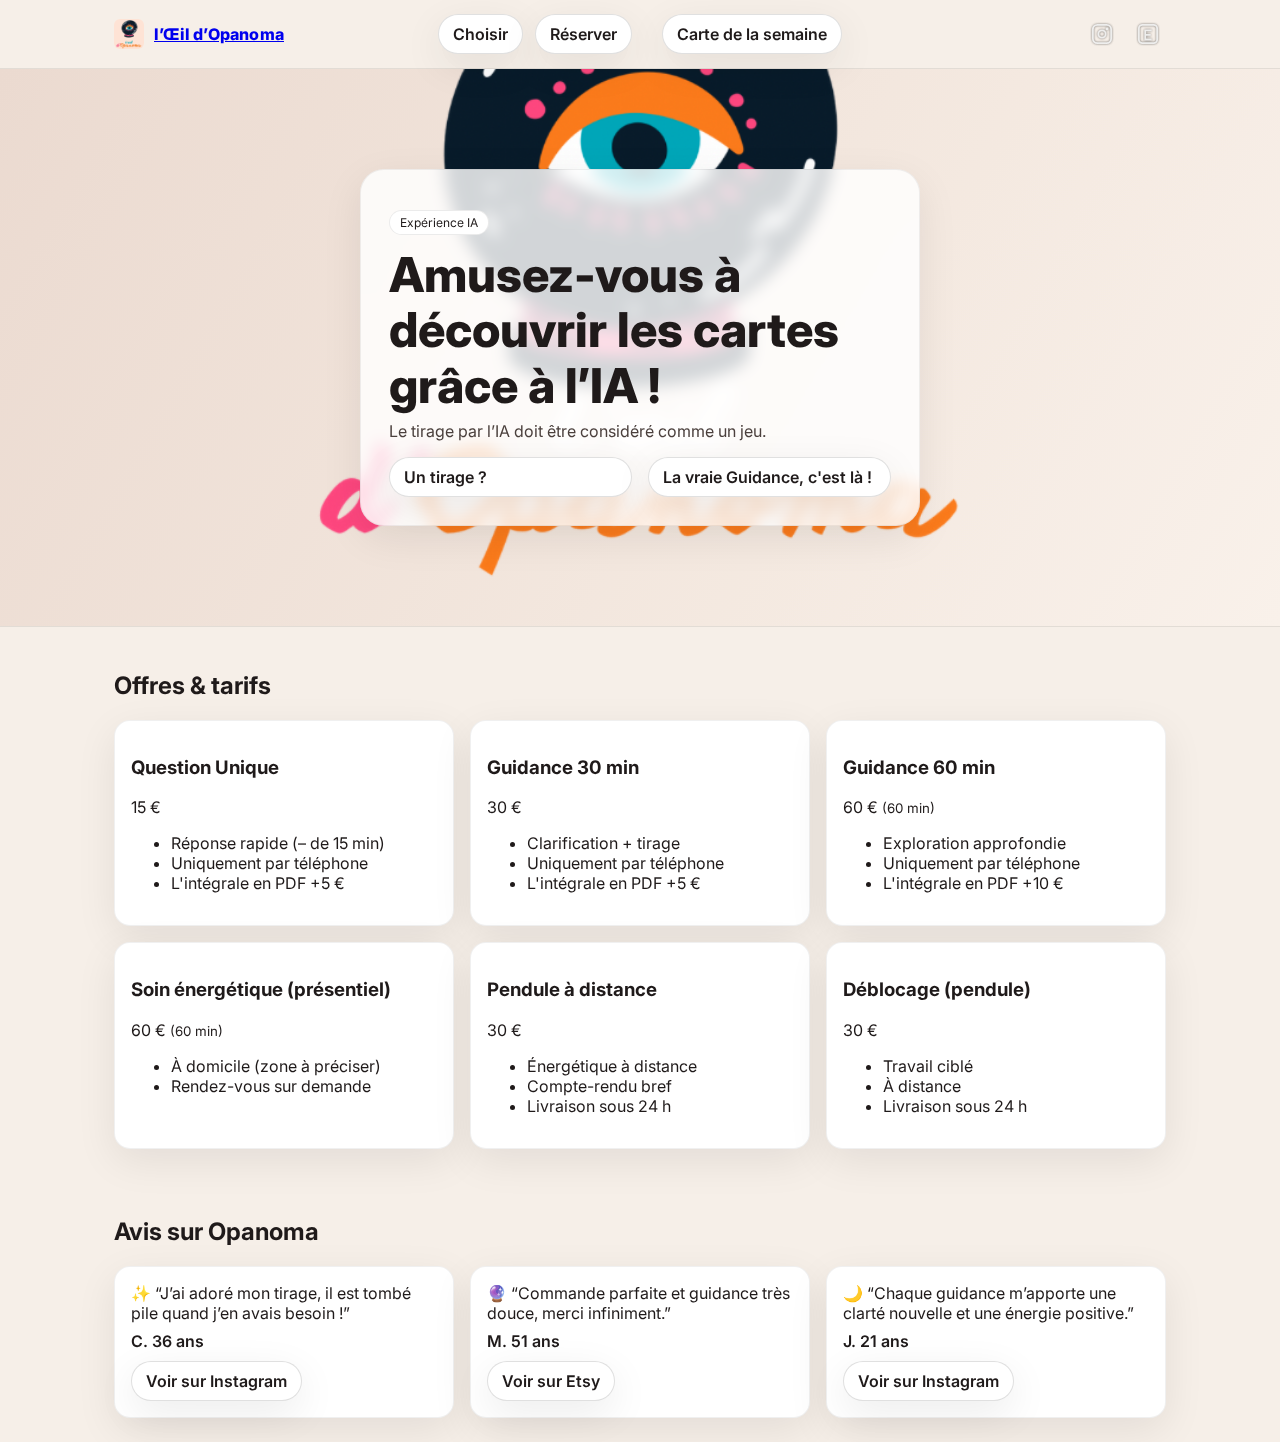
<file: indexOK.html>
<!DOCTYPE html>
<html lang="fr">
<head>
  <meta charset="utf-8" />
  <meta name="viewport" content="width=device-width, initial-scale=1" />
  <title>l’Œil d’Opanoma</title>

  <!-- Polices -->
  <link rel="preconnect" href="https://fonts.googleapis.com">
  <link rel="preconnect" href="https://fonts.gstatic.com" crossorigin>
  <link href="https://fonts.googleapis.com/css2?family=Inter:wght@400;600;800&display=swap" rel="stylesheet">

  <style>
  :root{
    --beige:#f6efe8; --ink:#1f1a1a; --line:rgba(0,0,0,.08);
    --accent:#a34d57; --shadow:0 12px 40px rgba(0,0,0,.08);
    --container:1100px;
  }
  *{ box-sizing:border-box }
  html,body{ margin:0; padding:0 }
  body{ font-family:Inter,system-ui,-apple-system,Segoe UI,Roboto,Arial,sans-serif; color:var(--ink); background:var(--beige) }

  /* ===== Topbar ===== */
  .topbar{
    position:sticky; top:0; z-index:1000;
    background:rgba(246,239,232,.85);
    -webkit-backdrop-filter:saturate(1.1) blur(8px);
    backdrop-filter:saturate(1.1) blur(8px);
    border-bottom:1px solid var(--line);
  }
  .topbar__row{
    max-width:var(--container); margin:0 auto; padding:14px 24px;
    display:grid; align-items:center; gap:16px;
    grid-template-columns: 1fr auto 1fr;
  }
  .brand{display:inline-flex; align-items:center; gap:10px; font-weight:800}
  .brand img{height:30px; width:auto; display:block; border-radius:6px}
  .brand__name{letter-spacing:.2px; white-space:nowrap}
  .nav{display:flex; align-items:center; gap:12px; justify-self:center}
  .btn{
    display:inline-flex; align-items:center; gap:8px;
    padding:9px 14px; border-radius:999px; font-weight:600;
    background:#fff; color:var(--ink);
    border:1px solid rgba(0,0,0,.12); box-shadow:var(--shadow);
    text-decoration:none; transition:transform .12s ease; white-space:nowrap;
  }
  .btn:hover{ transform:translateY(-1px) }
  .nav__week{ margin-left:18px }
  .socials{justify-self:end; display:flex; align-items:center; gap:10px}
  .icon{ width:36px; height:36px; display:inline-flex; align-items:center; justify-content:center; color:#111; text-decoration:none; border-radius:8px; transition:transform .12s ease; }
  .icon:hover{ transform:translateY(-1px) }
  .icon svg{ filter: invert(1) drop-shadow(0 0 1px rgba(0,0,0,.55)); opacity:.95 }
  @media (max-width:720px){
    .topbar__row{ grid-template-columns:1fr auto }
    .socials{ display:none }
    .nav__week{ margin-left:8px }
    .brand__name{ font-size:14px }
  }

  /* ===== Titre de la modale + aide ===== */
  .modal__titlewrap{
    display:flex; align-items:center; gap:10px; flex-wrap:wrap;
  }
  .modal__hint{
    font:600 13px/1.3 Inter,system-ui,sans-serif;
    color:#6b5f5a;
    white-space:nowrap;
  }
  @media (max-width:640px){
    .modal__hint{ white-space:normal }
  }

  /* ===== Loader & zone d'interprétation ===== */
  #reading-output{ 
    position: relative;
    min-height: 64px;
    white-space: pre-wrap;
    line-height: 1.6;
    max-height: clamp(240px, 55vh, 600px);
    overflow-y: auto;
  }
  #reading-output.loading{ opacity:.8 }
  #reading-output .loader{
    display:flex; align-items:center; gap:10px;
    padding:10px 12px; border-radius:12px; background:#fff;
    border:1px solid rgba(0,0,0,.06); box-shadow:var(--shadow);
  }
  #reading-output .spinner{
    width:18px; height:18px; border-radius:50%;
    border:3px solid rgba(163,77,87,.25);
    border-top-color: var(--accent);
    animation: tarot-spin .9s linear infinite;
  }
  @keyframes tarot-spin { to { transform: rotate(360deg); } }

  /* ===== Cal.com ===== */
  #calframe { width:100%; min-height:650px; border:0; border-radius:12px; }
  #reserver { display:none; }
  html { scroll-behavior: smooth; }

  /* Offres cliquables */
  .card[data-cal] { cursor:pointer; }
  .card[data-cal]:focus-visible { outline:2px solid var(--accent); outline-offset:2px; }

  /* ===== Hero ===== */
  .hero{
    position:relative; min-height:62vh;
    display:grid; place-items:center; text-align:left; overflow:hidden;
    border-bottom:1px solid rgba(0,0,0,.08);
  }
  .hero::before{
    content:""; position:absolute; inset:0;
    background:linear-gradient(180deg, rgba(246,239,232,0), rgba(246,239,232,.6) 60%, var(--beige) 100%);
    pointer-events:none;
  }
  .hero .bg{ position:absolute; inset:0; background-size:cover; background-position:center; filter:saturate(1.05) contrast(1.02) }
  .hero .card{
    position:relative; z-index:1; background:rgba(255,255,255,.82); backdrop-filter:blur(8px);
    border:1px solid rgba(0,0,0,.06); border-radius:24px; padding:28px; box-shadow:var(--shadow); max-width:560px;
  }
  .tag{ display:inline-block; font-size:12px; padding:4px 10px; border-radius:999px; background:#fff; border:1px solid rgba(0,0,0,.08) }
  .mega{ font-weight:800; line-height:1.15; font-size:clamp(32px,5vw,48px); margin:0 0 8px }
  .sub{ margin:0 0 16px; color:#4b403d }
  .hero .grid{ display:grid; gap:16px; grid-template-columns:repeat(auto-fit,minmax(240px,1fr)); }
  @media (max-width:560px){ .hero .card{ padding:20px; border-radius:18px } }

  /* ===== Sections génériques ===== */
  .wrap{ max-width:var(--container); margin:0 auto; padding:24px }
  .grid-3{ display:grid; gap:16px; grid-template-columns:repeat(3, 1fr) }
  @media (max-width:900px){ .grid-3{ grid-template-columns:repeat(2,1fr) } }
  @media (max-width:600px){ .grid-3{ grid-template-columns:1fr } }

  .card{
    background:#fff; border:1px solid rgba(0,0,0,.06);
    border-radius:16px; padding:16px; box-shadow:var(--shadow);
    transition: transform .25s ease, box-shadow .25s ease, border-color .25s ease;
    cursor:pointer;
  }
  @media (hover:hover){
    .card:hover{
      transform: translateY(-6px) scale(1.02);
      box-shadow: 0 16px 50px rgba(163,77,87,0.25);
      border-color: var(--accent);
    }
  }
  .card:active{
    transform: translateY(0) scale(0.98);
    box-shadow: 0 6px 20px rgba(163,77,87,0.2);
    border-color: var(--accent);
    background: rgba(255,255,255,0.95);
  }

  /* ===== Modal (tirage) ===== */
  .modal{ position:fixed; inset:0; z-index:2000; display:none }
  .modal[open]{ display:grid; place-items:center }
  .modal__overlay{ position:absolute; inset:0; background:rgba(0,0,0,.45); backdrop-filter: blur(2px) }
  .modal__panel{
    position:relative; background:var(--beige);
    width:min(96vw, 1100px); max-height:92vh;
    border:1px solid rgba(0,0,0,.08); border-radius:20px; box-shadow:var(--shadow);
    overflow:hidden; display:flex; flex-direction:column;
  }
  .modal__head{ display:flex; align-items:center; justify-content:space-between; gap:8px; padding:12px 16px; border-bottom:1px solid var(--line); background:#fff7 }
  .modal__title{ margin:0; font-weight:800 }
  .modal__close{
    appearance:none; border:1px solid rgba(0,0,0,.12); background:#fff; border-radius:10px;
    padding:6px 10px; font-weight:700; cursor:pointer; box-shadow:var(--shadow);
  }
  .modal__content{ padding:12px 16px; overflow:auto }
  .modal__content .wrap{ max-width:unset; padding:0 }

  /* ===== Tirage IA (styles internes) ===== */
  #tirage-ia{ max-width:var(--container); margin:0 auto; padding:24px }
  #tirage-ia h2{ margin:0 0 12px; font-weight:800 }

  #tirage-ia .themes{ display:flex; gap:8px; flex-wrap:wrap; margin:8px 0 8px; }
  #tirage-ia .themes .theme{
    display:inline-flex; align-items:center; justify-content:center;
    padding:8px 12px; border-radius:999px; background:#fff;
    border:1px solid rgba(0,0,0,.12); box-shadow:var(--shadow); font-weight:600; cursor:pointer;
  }
  #tirage-ia .themes .theme.active{ border-color:var(--accent); box-shadow: inset 0 0 0 1px var(--accent) }

  #tirage-ia .theme-selected{ margin:4px 0 8px; font-weight:700; font-size:14px; }
  #tirage-ia .theme-selected .pill{
    display:inline-block; padding:6px 10px; border-radius:999px; background:#fff;
    border:1px solid var(--accent); box-shadow:var(--shadow); color:#4b403d;
  }

  #tirage-ia .theme-question{
    margin:6px 0 10px; background:#fff; border:1px solid rgba(0,0,0,.08);
    border-radius:12px; padding:10px; box-shadow:var(--shadow);
  }
  #tirage-ia .theme-question .q-label{ display:block; font-weight:700; font-size:14px; margin-bottom:6px; color:#4b403d; }
  #tirage-ia .theme-question textarea{
    width:100%; border:1px solid rgba(0,0,0,.12); border-radius:10px; padding:8px 10px;
    font:inherit; resize:vertical; min-height:64px; outline:none; background:#fff;
  }
  #tirage-ia .theme-question textarea:focus{ border-color:var(--accent); box-shadow:0 0 0 3px rgba(163,77,87,.12); }
  #tirage-ia .theme-question .q-tools{
    display:flex; align-items:center; justify-content:space-between; margin-top:6px;
  }
  #tirage-ia .theme-question .q-clear{
    appearance:none; background:#fff; border:1px solid rgba(0,0,0,.12);
    border-radius:999px; padding:6px 10px; font-weight:600; cursor:pointer;
  }
  #tirage-ia .theme-question .q-clear:hover{ transform:translateY(-1px); box-shadow:var(--shadow); }

  #tirage-ia .modes{ display:flex; gap:8px; flex-wrap:wrap; margin:8px 0 12px }
  #tirage-ia .modes .mode{
    display:inline-flex; align-items:center; justify-content:center;
    padding:8px 12px; border-radius:999px; background:#fff;
    border:1px solid rgba(0,0,0,.12); box-shadow:var(--shadow); font-weight:600;
  }
  #tirage-ia .modes .mode.active{ border-color:var(--accent); box-shadow: inset 0 0 0 1px var(--accent) }
  #tirage-ia .modes .mode[disabled]{ opacity:.55; pointer-events:none; }

  #tarot-grid.grid{ display:grid; gap:12px; grid-template-columns:repeat(auto-fill, minmax(90px,1fr)) }
  #tarot-grid.grid.disabled{ opacity:.55; cursor:not-allowed; }

  .tarot-card{ position:relative; border:0; padding:0; background:none; cursor:pointer; perspective:800px }
  .tarot-card .flip{ position:relative; width:100%; aspect-ratio:2/3; transform-style:preserve-3d; transition: transform .5s ease }
  .tarot-card[data-flipped="1"] .flip{ transform: rotateY(180deg) }
  .tarot-card .side{
    position:absolute; inset:0; backface-visibility:hidden; border-radius:10px; overflow:hidden;
    border:1px solid rgba(0,0,0,.08); box-shadow:var(--shadow);
  }
  .tarot-card .side.front{ transform: rotateY(180deg) }

  .tarot-card .side img,
  #api-picks .result-card-inner img{ width:100%; height:100%; object-fit:contain; background:#fff; display:block; }

  #api-picks{
    display:flex; justify-content:center; align-items:flex-start;
    gap:12px; margin-top:clamp(12px, 2vw, 24px); overflow-x:auto; padding-bottom:4px; width:100%;
  }
  #api-picks .result-card{ box-sizing:border-box; display:flex; flex-direction:column; align-items:center; flex:0 0 var(--pick-w, 96px); width:var(--pick-w, 96px) }
  #api-picks .result-card-inner{
    width:100%; aspect-ratio:2/3; overflow:hidden; border-radius:10px;
    border:1px solid rgba(0,0,0,.08); box-shadow:var(--shadow); background:#fff;
  }
  #api-picks .pick-tag{ margin-bottom:6px; text-align:center; font:700 12px/1.2 Inter,system-ui,sans-serif; color:var(--accent) }
  #api-picks .pick-kw{ margin-top:6px; text-align:center; font-weight:700; font-size:11px; line-height:1.25; color:#6b5f5a }
  #api-picks .pick-kw span{ display:block }

  #ia-reading{ max-width:var(--container); margin:0 auto; padding:24px }
  #ia-reading .card{ background:#fff; border:1px solid rgba(0,0,0,.06); border-radius:16px; padding:16px; box-shadow:var(--shadow) }

  /* ===== Newsletter ===== */
  #newsletter .card{ display:grid; grid-template-columns: 120px 1fr; gap:16px; align-items:center; }
  #newsletter .thumb{ width:100%; aspect-ratio:1/1; border-radius:12px; overflow:hidden; border:1px solid rgba(0,0,0,.06); box-shadow:var(--shadow); background:#fff; }
  #newsletter .thumb img{ width:100%; height:100%; object-fit:cover; }
  @media (max-width:640px){ #newsletter .card{ grid-template-columns:1fr } }
</style>

  
</head>

<body>

  <!-- ===== Bandeau ===== -->
  <header class="topbar">
    <div class="topbar__row">
      <a class="brand" href="/" aria-label="Accueil – l’Œil d’Opanoma">
        <img src="/assets/img/hero/logo-opanoma.png" alt="Logo l’Œil d’Opanoma">
        <span class="brand__name">l’Œil d’Opanoma</span>
      </a>
      <nav class="nav" aria-label="Navigation principale">
        <a class="btn" href="#choisir">Choisir</a>
        <a class="btn" href="#reserver">Réserver</a>
        <a class="btn nav__week" href="#newsletter">Carte de la semaine</a>
      </nav>
      <div class="socials" aria-label="Réseaux sociaux">
        <a class="icon" href="https://www.instagram.com/loeil_dopanoma/" target="_blank" rel="noopener" aria-label="Instagram">
          <svg viewBox="0 0 24 24" width="22" height="22" aria-hidden="true">
            <rect x="2" y="2" width="20" height="20" rx="5" ry="5" fill="none" stroke="currentColor" stroke-width="2"/>
            <circle cx="12" cy="12" r="4" fill="none" stroke="currentColor" stroke-width="2"/>
            <circle cx="17.5" cy="6.5" r="1.5" fill="currentColor"/>
          </svg>
        </a>
        <a class="icon" href="https://www.etsy.com/fr/shop/Loeildopanoma" target="_blank" rel="noopener" aria-label="Etsy">
          <svg viewBox="0 0 24 24" width="22" height="22" aria-hidden="true">
            <rect x="2" y="2" width="20" height="20" rx="4" fill="none" stroke="currentColor" stroke-width="2"/>
            <path d="M8 7h8v2H10v3h5v2h-5v3h6v2H8V7Z" fill="currentColor"/>
          </svg>
        </a>
      </div>
    </div>
  </header>

  <!-- ===== Hero ===== -->
  <section class="hero" id="top">
    <div class="bg" style="background-image:url('/assets/img/hero/01.png'), linear-gradient(120deg,#e8d8cf,#f6efe8);"></div>
    <div class="hero-center">
      <div class="card">
        <p class="tag">Expérience IA</p>
        <h1 class="mega">Amusez-vous à découvrir les cartes grâce à l’IA&nbsp;!</h1>
        <p class="sub">Le tirage par l’IA doit être considéré comme un jeu.</p>
        <div class="grid">
          <a class="btn" href="#" data-open-modal="tirage-modal">Un tirage&nbsp;?</a>
          <a class="btn" href="#choisir">La vraie Guidance, c'est là&nbsp;!</a>
        </div>
      </div>
    </div>
  </section>

  <!-- ===== Offres ===== -->
  <section class="wrap" id="choisir">
    <h2 class="section-title">Offres &amp; tarifs</h2>
    <div class="grid-3">
      <div class="card" data-cal="question-unique-15min">
        <h3>Question Unique</h3>
        <p class="price">15&nbsp;€</p>
        <ul class="meta">
          <li>Réponse rapide (– de 15&nbsp;min)</li>
          <li>Uniquement par téléphone</li>
          <li>L'intégrale en PDF +5&nbsp;€</li>
        </ul>
      </div>
      <div class="card" data-cal="guidance-30min">
        <h3>Guidance 30 min</h3>
        <p class="price">30&nbsp;€</p>
        <ul class="meta">
          <li>Clarification + tirage</li>
          <li>Uniquement par téléphone</li>
          <li>L'intégrale en PDF +5&nbsp;€</li>
        </ul>
      </div>
      <div class="card" data-cal="guidance-60min">
        <h3>Guidance 60 min</h3>
        <p class="price">60&nbsp;€ <small>(60&nbsp;min)</small></p>
        <ul class="meta">
          <li>Exploration approfondie</li>
          <li>Uniquement par téléphone</li>
          <li>L'intégrale en PDF +10&nbsp;€</li>
        </ul>
      </div>
      <div class="card" data-cal="soin-energetique-60min">
        <h3>Soin énergétique (présentiel)</h3>
        <p class="price">60&nbsp;€ <small>(60&nbsp;min)</small></p>
        <ul class="meta">
          <li>À domicile (zone à préciser)</li>
          <li>Rendez-vous sur demande</li>
        </ul>
      </div>
      <div class="card" data-cal="pendule-distance-30min">
        <h3>Pendule à distance</h3>
        <p class="price">30&nbsp;€</p>
        <ul class="meta">
          <li>Énergétique à distance</li>
          <li>Compte-rendu bref</li>
          <li>Livraison sous 24&nbsp;h</li>
        </ul>
      </div>
      <div class="card" data-cal="deblocage-pendule-30min">
        <h3>Déblocage (pendule)</h3>
        <p class="price">30&nbsp;€</p>
        <ul class="meta">
          <li>Travail ciblé</li>
          <li>À distance</li>
          <li>Livraison sous 24&nbsp;h</li>
        </ul>
      </div>
    </div>
  </section>

  <!-- ===== Avis ===== -->
  <section class="wrap" id="avis" aria-labelledby="avis-title">
    <h2 id="avis-title" class="section-title">Avis sur Opanoma</h2>
    <div class="grid-3">
      <div class="card">
        <p style="margin:0 0 8px">✨ “J’ai adoré mon tirage, il est tombé pile quand j’en avais besoin !”</p>
        <p style="margin:0;font-weight:600">C. 36 ans</p>
        <a href="https://www.instagram.com/loeil_dopanoma/" target="_blank" rel="noopener" class="btn" style="margin-top:10px">Voir sur Instagram</a>
      </div>
      <div class="card">
        <p style="margin:0 0 8px">🔮 “Commande parfaite et guidance très douce, merci infiniment.”</p>
        <p style="margin:0;font-weight:600">M. 51 ans</p>
        <a href="https://www.etsy.com/fr/shop/Loeildopanoma#reviews" target="_blank" rel="noopener" class="btn" style="margin-top:10px">Voir sur Etsy</a>
      </div>
      <div class="card">
        <p style="margin:0 0 8px">🌙 “Chaque guidance m’apporte une clarté nouvelle et une énergie positive.”</p>
        <p style="margin:0;font-weight:600">J. 21 ans</p>
        <a href="https://www.instagram.com/loeil_dopanoma/" target="_blank" rel="noopener" class="btn" style="margin-top:10px">Voir sur Instagram</a>
      </div>
    </div>
  </section>

  <!-- ===== Réserver ===== -->
  <section class="wrap" id="reserver" aria-labelledby="reserver-title">
    <h2 id="reserver-title" class="section-title">Réserver</h2>
    <div class="card">
      <div class="embed-wrap">
        <iframe id="calframe" src="about:blank" title="Réservation — l’Œil d’Opanoma" loading="lazy" allow="microphone; camera"></iframe>
      </div>
    </div>
  </section>
 

  <!-- ===== Script Cal.com ===== -->
  <script>
  (function(){
    const CAL_MAP = {
      'question-unique-15min'  : 'https://cal.com/christophe-sebille-yps3zm/question-unique-15min',
      'guidance-30min'         : 'https://cal.com/christophe-sebille-yps3zm/guidance-30',
      'guidance-60min'         : 'https://cal.com/christophe-sebille-yps3zm/guidance-60',
      'soin-energetique-60min' : 'https://cal.com/christophe-sebille-yps3zm/soin-energetique',
      'pendule-distance-30min' : 'https://cal.com/christophe-sebille-yps3zm/pendule',
      'deblocage-pendule-30min': 'https://cal.com/christophe-sebille-yps3zm/deblocage',
    };
    const frame    = document.getElementById('calframe');
    const reserver = document.getElementById('reserver');
    function currentMonthStr(d = new Date()){ return d.toISOString().slice(0,7); }
    function openCal(slug){
      const base = CAL_MAP[slug]; if (!base) return;
      const url = new URL(base);
      url.searchParams.set('theme','light');
      url.searchParams.set('hide_event_type_details','true');
      url.searchParams.set('overlayCalendar','true');
      url.searchParams.set('month', currentMonthStr());
      if (frame) frame.src = url.toString();
      if (reserver) { reserver.style.display = 'block'; reserver.scrollIntoView({ behavior:'smooth', block:'start' }); }
    }
    document.querySelectorAll('#choisir .card[data-cal]').forEach(card=>{
      card.setAttribute('role','button'); card.setAttribute('tabindex','0');
      card.addEventListener('click', ()=> openCal(card.dataset.cal));
      card.addEventListener('keydown', (e)=>{ if (e.key==='Enter'||e.key===' '){ e.preventDefault(); openCal(card.dataset.cal); }});
    });
    console.log('[CAL] cartes détectées =', document.querySelectorAll('#choisir .card[data-cal]').length);
  })();
  </script>

  <!-- ===== Modal Tirage ===== -->
  <div class="modal" id="tirage-modal" aria-hidden="true" role="dialog" aria-modal="true" aria-labelledby="tirage-modal-title">
    <div class="modal__overlay" data-close="modal"></div>
    <div class="modal__panel" role="document">
      <div class="modal__head">
        <h3 class="modal__title" id="tirage-modal-title">Tirage des cartes</h3>
        <button class="modal__close" type="button" data-close="modal">Fermer</button>
      </div>
      <div class="modal__content">
        <section id="tirage-ia" aria-labelledby="ia-title">
          <h2 id="ia-title">L’IA vous tire les cartes</h2>
          <div class="card">

            <!-- Thèmes -->
            <div class="themes" role="group" aria-label="Thème du tirage">
              <button class="theme" data-theme="santé"   type="button">Santé</button>
              <button class="theme" data-theme="amour"   type="button">Amour</button>
              <button class="theme" data-theme="argent"  type="button">Argent</button>
              <button class="theme" data-theme="travail" type="button">Travail</button>
            </div>

            <div id="theme-selected" class="theme-selected" aria-live="polite" hidden>
              <span class="pill">Thème&nbsp;: —</span>
            </div>

            <div id="theme-question" class="theme-question" hidden aria-live="polite">
              <label for="user-question" class="q-label">Votre question (optionnel)</label>
              <textarea id="user-question" rows="2" maxlength="200" placeholder="Votre question…"></textarea>
              <div class="q-tools">
                <small id="q-counter">0/200</small>
                <button type="button" id="q-clear" class="q-clear">Effacer</button>
              </div>
            </div>

            <!-- Modes -->
            <div class="modes" role="group" aria-label="Mode de tirage">
              <button class="mode" data-mode="3" type="button">3 cartes</button>
              <button class="mode" data-mode="5" type="button">5 cartes (en croix)</button>
            </div>

            <!-- Grille + bande -->
            <div id="tarot-grid" class="grid" role="list" aria-label="22 cartes, choisissez-en une"></div>
            <div id="api-picks" aria-live="polite" aria-label="Résultat du tirage"></div>

          </div>
        </section>

        <!-- ===== Interprétation ===== -->
<section id="ia-reading" aria-labelledby="read-title" class="wrap" style="margin-top:12px">
  <div class="card">
    <h2 id="read-title">Interprétation du tirage</h2>
    <div id="reading-output" aria-live="polite">
      Choisissez un thème, posez votre question (optionnel), puis choisissez 3 ou 5 cartes.
    </div>

  </div>
</section>


      </div>
    </div>
  </div>

  <script>
(function(){
  "use strict";

/* ================== CONFIG ================== */
const BUILD_VERSION = '20250901';
const VERSION = (location.hostname === 'localhost' || location.hostname.startsWith('127.'))
  ? String(Date.now())
  : BUILD_VERSION;

const BACK_SRC  = `/assets/img/tarot/verso.webp?v=${VERSION}`;
const FACE_BASE = "/assets/img/tarot/majors";

/* ===== ENDPOINTS (déclarés une seule fois) ===== */
(function setEndpoints(){
  const PROD = 'https://opanoma.fr';
  window.API_URL   = window.API_URL   || (PROD + '/api/tarot/summarize/index.php'); // interprétation
  window.TRACK_URL = window.TRACK_URL || (PROD + '/api/tarot/track/index.php');     // journalisation
  window.TAROT_API_URL = window.API_URL; // pour tests console
})();

/* ================== DONNÉES ================== */
const TAROT_FACES = [
  { n:0,  slug:"00-le-mat.webp", label:"Le Mat" },
  { n:1,  slug:"01-le-bateleur.webp", label:"Le Bateleur" },
  { n:2,  slug:"02-la-papesse.webp", label:"La Papesse" },
  { n:3,  slug:"03-limperatrice.webp", label:"L’Impératrice" },
  { n:4,  slug:"04-lempereur.webp", label:"L’Empereur" },
  { n:5,  slug:"05-le-pape.webp", label:"Le Pape" },
  { n:6,  slug:"06-lamoureux.webp", label:"L’Amoureux" },
  { n:7,  slug:"07-le-chariot.webp", label:"Le Chariot" },
  { n:8,  slug:"08-la-justice.webp", label:"La Justice" },
  { n:9,  slug:"09-lhermite.webp", label:"L’Hermite" },
  { n:10, slug:"10-la-roue-de-fortune.webp", label:"La Roue de Fortune" },
  { n:11, slug:"11-la-force.webp", label:"La Force" },
  { n:12, slug:"12-le-pendu.webp", label:"Le Pendu" },
  { n:13, slug:"13-larcane-sans-nom.webp", label:"Arcane sans nom" },
  { n:14, slug:"14-temperance.webp", label:"Tempérance" },
  { n:15, slug:"15-le-diable.webp", label:"Le Diable" },
  { n:16, slug:"16-la-maison-dieu.webp", label:"La Maison Dieu" },
  { n:17, slug:"17-letoile.webp", label:"L’Étoile" },
  { n:18, slug:"18-la-lune.webp", label:"La Lune" },
  { n:19, slug:"19-le-soleil.webp", label:"Le Soleil" },
  { n:20, slug:"20-le-jugement.webp", label:"Le Jugement" },
  { n:21, slug:"21-le-monde.webp", label:"Le Monde" }
];

const KW = {
  0:["liberté","spontanéité","aventure"], 1:["début","potentiel","action"], 2:["intuition","secret","patience"],
  3:["créativité","expression","fertilité"], 4:["stabilité","structure","autorité"], 5:["guidance","tradition","enseignement"],
  6:["choix","union","valeurs"], 7:["volonté","victoire","déplacement"], 8:["équilibre","vérité","responsabilité"],
  9:["recherche","introspection","prudence"], 10:["changement","cycle","opportunité"], 11:["courage","maîtrise","compassion"],
  12:["lâcher-prise","perspective","pause"], 13:["transformation","fin","renaissance"], 14:["harmonie","modération","alchimie"],
  15:["attachement","tentation","énergie brute"], 16:["révélation","rupture","libération"], 17:["espoir","inspiration","guérison"],
  18:["émotions","illusion","subconscient"], 19:["succès","vitalité","clarté"], 20:["appel","éveil","bilan"],
  21:["accomplissement","intégration","ouverture"]
};

/* ================== UTILITAIRES ================== */
const q  = (sel, root=document) => root.querySelector(sel);
const qa = (sel, root=document) => root.querySelectorAll(sel);
const numFor = (card)=> (card && typeof card.n==='number') ? card.n : (card && card.slug ? +card.slug.slice(0,2) : null);
const shuffle = (a)=>{ for(let i=a.length-1;i>0;i--){ const j=(Math.random()*(i+1))|0; [a[i],a[j]]=[a[j],a[i]]; } return a; };

const POS3 = ['Passé','Présent','Futur'];
const POS5 = ['Pour','Contre','Synthèse','Évolution','Issue'];
const positionsForMode = (m)=> (parseInt(m,10) === 5 ? POS5 : POS3);

// Indication explicite (structure demandée au modèle)
function layoutInstruction(mode){
  return (parseInt(mode,10) === 5)
    ? "Format strict: Pour · Contre · Synthèse · Évolution · Issue. Ne pas utiliser Passé/Présent/Futur."
    : "Format strict: Passé · Présent · Futur.";
}

// Préférer le contenu du modal si ouvert
function inModal(sel){
  const modal = q('#tirage-modal');
  return (modal && q(sel, modal)) ? q(sel, modal) : q(sel);
}

// ---------- SCROLL HELPERS ----------
function getScrollParent(el){
  let p = el ? el.parentElement : null;
  while (p){
    const st = getComputedStyle(p);
    const oy = st.overflowY;
    if ((oy === 'auto' || oy === 'scroll') && p.scrollHeight > p.clientHeight) return p;
    p = p.parentElement;
  }
  return q('#tirage-modal .modal__content') || document.scrollingElement || document.documentElement;
}
function smoothScrollTo(container, top){
  try { container.scrollTo({ top, behavior:'smooth' }); }
  catch (e) { container.scrollTop = top; }
}
function scrollReadingIntoView(align='center'){
  const out = q('#reading-output'); if (!out) return;
  const container = getScrollParent(out);

  const cRect = container.getBoundingClientRect();
  const oRect = out.getBoundingClientRect();
  const margin = 16;

  let target = container.scrollTop + (oRect.top - cRect.top) - margin;
  if (align === 'center'){
    const h = Math.min(oRect.height, cRect.height);
    target = container.scrollTop + (oRect.top - cRect.top) - (cRect.height/2 - h/2);
  } else if (align === 'end'){
    target = container.scrollTop + (oRect.bottom - cRect.bottom) + margin;
  }
  smoothScrollTo(container, target);

  if (out.scrollHeight > out.clientHeight){
    try { out.scrollTo({ top: out.scrollHeight, behavior:'smooth' }); }
    catch (e) { out.scrollTop = out.scrollHeight; }
  }
}




/* ================== THÈMES ================== */
const THEME_PROMPTS = {
  amour  : "Concentre l’interprétation sur les dynamiques relationnelles (sentiments, alignement des valeurs, communication, ouverture au lien).",
  santé  : "Adopte un angle bien-être/énergie/rythme. Reste généraliste, pas de conseil médical.",
  argent : "Concentre-toi sur opportunités/gestion/valeur/échanges; prudence et réalisme.",
  travail: "Parle de mission, posture pro, compétences, collaborations et trajectoire."
};

// ========= Source de vérité unique pour la question =========
function getQuestionStrict(){
  // on privilégie le textarea du modal s'il est présent
  const el = document.querySelector('#tirage-modal #user-question')
          || document.querySelector('#user-question');
  return (el && typeof el.value === 'string') ? el.value.trim() : '';
}

function escapeHTML(s){
  return String(s||'')
    .replace(/&/g,'&amp;').replace(/</g,'&lt;')
    .replace(/>/g,'&gt;').replace(/"/g,'&quot;')
    .replace(/'/g,'&#39;');
}

function sanitizeInterpretationText(raw, inputs){
  // A) nettoie d'abord le TEXTE BRUT (pas encore d'HTML)
  let txt = String(raw || '');

  // supprime (#3)
  txt = txt.replace(/\(#\d+\)/g, '');

  // supprime **gras** markdown
  txt = txt.replace(/\*\*(.*?)\*\*/g, '$1');

  // supprime UNIQUEMENT un point de puce "• " ou un tiret "-" AU DÉBUT DE LIGNE
  // (et seulement l’espace qui suit), sans toucher le reste
  txt = txt.replace(/^[\t ]*[•]\s+/gm, '');
  txt = txt.replace(/^[\t ]*-\s+/gm, '');

  // B) échappe pour sécurité
  let html = escapeHTML(txt);

  // C) mets en <strong> les noms de cartes (après échappement)
  const cards = inputs?.cards || [];
  for (const c of cards){
    const name = c?.name?.trim();
    if (!name) continue;
    // nom échappé tel qu'il apparaît dans 'html'
    const nameEsc = escapeHTML(name);
    const re = new RegExp(`\\b${nameEsc.replace(/[.*+?^${}()|[\]\\]/g, '\\$&')}\\b`, 'g');
    html = html.replace(re, `<strong>${nameEsc}</strong>`);
  }

  return html;
}





// Effet machine à écrire qui respecte le HTML (balises conservées)
window.typeWriterHTML = function typeWriterHTML(
  el,
  html,
  speed = 20,
  done,
  scroller = document.querySelector('#reading-output')
){
  if (!el) return;

  // 1) Parser le HTML source
  const parsed = document.createElement('div');
  parsed.innerHTML = html;

  // 2) Désactive le smooth le temps de l'animation (pour les scrollTop successifs)
  let restoreBehavior = null;
  if (scroller) {
    const cs = getComputedStyle(scroller).scrollBehavior;
    if (cs === 'smooth') {
      restoreBehavior = scroller.style.scrollBehavior;
      scroller.style.scrollBehavior = 'auto';
    }
  }

  // 3) Prépare la structure DOM "vide" et une file des TEXT_NODE à remplir
  el.innerHTML = '';
  const queue = []; // { outParent: Node, text: string }

  function collect(node, outParent){
    if (node.nodeType === Node.TEXT_NODE){
      queue.push({ outParent, text: node.nodeValue || '' });
      return;
    }
    if (node.nodeType === Node.ELEMENT_NODE){
      const shell = node.cloneNode(false); // balise sans enfants
      outParent.appendChild(shell);
      node.childNodes.forEach(child => collect(child, shell));
    }
  }

  // Racine : on clone la structure sans textes
  const frag = document.createDocumentFragment();
  parsed.childNodes.forEach(n => collect(n, frag));
  el.appendChild(frag);

  // 4) Remplissage progressif des textes (caractère par caractère)
  let qi = 0;
  let currentNode = null;
  let idx = 0;

  function nextTextNode(){
    if (qi >= queue.length){
      if (scroller && restoreBehavior !== null) scroller.style.scrollBehavior = restoreBehavior;
      if (typeof done === 'function') done();
      return;
    }
    const item = queue[qi++];
    currentNode = document.createTextNode('');
    item.outParent.appendChild(currentNode);
    idx = 0;
    tick(item.text);
  }

  function tick(textStr){
    if (idx < textStr.length){
      currentNode.nodeValue += textStr.charAt(idx++);
      if (scroller) scroller.scrollTop = scroller.scrollHeight; // suivre la fin
      setTimeout(() => tick(textStr), speed);
    } else {
      nextTextNode();
    }
  }

  // Démarrage
  nextTextNode();
};







/* ================== ÉTAT ================== */
const S = { mode:null, limit:0, flips:0, selected:[], theme:null, question:'' };

/* ================== RENDU PICKS ================== */
function syncPickWidth(){
  const gridCard = inModal('#tarot-grid .tarot-card .flip') || inModal('#tarot-grid .tarot-card');
  const host = inModal('#api-picks');
  if (!gridCard || !host) return;
  const w = Math.round(gridCard.getBoundingClientRect().width);
  if (w>0) host.style.setProperty('--pick-w', w+'px');
}
function renderPicks(){
  const host = inModal('#api-picks');
  if (!host) return;
  host.innerHTML = '';
  const pos = positionsForMode(S.mode);
  (S.selected || []).forEach((c,i)=>{
    const wrap  = document.createElement('div');
    wrap.className = 'result-card';
    const tag = document.createElement('div');
    tag.className = 'pick-tag';
    tag.textContent = pos?.[i] || ('Carte ' + (i+1));
    const inner = document.createElement('div');
    inner.className = 'result-card-inner';
    const img = new Image();
    img.src = `${FACE_BASE}/${c.slug}?v=${VERSION}`;
    img.alt = c.label || '';
    img.loading = 'lazy';
    img.decoding = 'async';
    inner.appendChild(img);
    const kw = document.createElement('div');
    kw.className = 'pick-kw';
    (KW[numFor(c)] || []).forEach(w=>{ const sp = document.createElement('span'); sp.textContent = w; kw.appendChild(sp); });
    wrap.appendChild(tag); wrap.appendChild(inner); wrap.appendChild(kw);
    host.appendChild(wrap);
  });
  syncPickWidth();
}

/* ================== INTERPRÉTATION ================== */
function showReading(){ const sec = q('#ia-reading'); if (sec) sec.hidden = false; }
function hideReading(){ const sec = q('#ia-reading'); const out = q('#reading-output'); if (out) out.textContent=''; if (sec) sec.hidden = true; }

function ensureResetButton(){
  const wrap = q('#ia-reading .card'); if (!wrap) return;
  let btn = q('#reset-draw');
  if (!btn){
    btn = document.createElement('button');
    btn.id = 'reset-draw';
    btn.type = 'button';
    btn.className = 'btn';
    btn.textContent = 'Réinitialiser';
    btn.addEventListener('click', handleResetClick);
    wrap.appendChild(btn);
  }
}
function setResetButtonVisibility(show){
  const btn = q('#reset-draw'); if (btn) btn.style.display = show ? '' : 'none';
}
function handleResetClick(){
  hideReading();
  setResetButtonVisibility(false);
  if (typeof resetSelectionAndGrid === 'function') resetSelectionAndGrid();
  else {
    const grid = q('#tarot-grid');
    if (grid){
      grid.querySelectorAll('.tarot-card').forEach(card=>{ card.removeAttribute('data-flipped'); card.classList.remove('over-limit'); });
      grid.classList.remove('disabled');
    }
    const picks = q('#api-picks'); if (picks) picks.innerHTML = '';
    S.flips = 0; S.selected = [];
  }
}

// Préambule unique (thème + question + instruction de layout)
function buildPreamble(theme, question, mode){
  const qq = (question || '').trim();
  const angle  = THEME_PROMPTS[theme] || "Reste généraliste et bienveillant; pas de conseil médical/financier.";
  const layout = layoutInstruction(mode);
  const qLine  = qq
    ? `Question utilisateur : « ${qq} ». Réponds explicitement en fonction de cette question.`
    : "Pas de question fournie; reste concrète et utile.";
  const style  = "Ton empathique et concret, pas de fatalisme; termine par une synthèse et un conseil pratique.";
  return `${layout} ${angle} ${qLine} ${style}`;
}








// ===== Interprétation : version minimale, fiable =====
window.Interpretation = (() => {
  const API = () => window.API_URL || 'https://opanoma.fr/api/tarot/summarize/index.php';
  const out = () => document.querySelector('#reading-output');

  function payloadFor({ theme, question, mode, cards }) {
    const POS3 = ['Passé', 'Présent', 'Futur'];
    const POS5 = ['Pour', 'Contre', 'Synthèse', 'Évolution', 'Issue'];
    const positions = (parseInt(mode, 10) === 5) ? POS5 : POS3;

    return {
      theme: theme || 'général',
      mode: parseInt(mode, 10),
      positions,
      cards: (cards || []).map((c, i) => ({
        position: positions[i] || `Carte ${i + 1}`,
        name: c.label,
        number: c.n
      })),
      user: { question: (question || '').trim() } // ← unique source
    };
  }

  async function run(opts) {
  const el = out();
  if (!el) return;

  el.innerHTML = `<div class="loader"><span class="spinner"></span> Interprétation en cours…</div>`;
  
  // Recalage de scroll après insertion du loader
requestAnimationFrame(() => {
  // Option A: utilise ton helper
  if (typeof scrollReadingIntoView === 'function') {
    scrollReadingIntoView('start');
  } else {
    // Option B: fallback sans helper
    const cont = document.querySelector('#tirage-modal .modal__content');
    if (cont) cont.scrollTo({ top: 0, behavior: 'smooth' });
    try { el.scrollIntoView({ behavior: 'smooth', block: 'start' }); } catch {}
  }

  // Accessibilité: focalise la zone (sans re-scroller)
  try { el.setAttribute('tabindex','-1'); el.focus({ preventScroll: true }); } catch {}
});

  const payload = payloadFor(opts);
  const json = JSON.stringify(payload);
  const api = API();
  const url = api + (api.includes('?') ? '&' : '?') + 't=' + Date.now();

  try {
    const res = await fetch(url, {
      method: 'POST',
      headers: { 'Content-Type': 'application/json' },
      body: json
    });

    const raw = await res.text();
    if (!res.ok) throw new Error(`HTTP ${res.status} — ${raw.slice(0,200)}`);

    let data;
    try { data = JSON.parse(raw); }
    catch { throw new Error('Réponse non-JSON: ' + raw.slice(0, 200)); }

   const text   = data.text || data.result || data.answer || data.message || '';
   console.log('[INTERP text brut]', text);
const inputs = data?.data?.inputs ?? null;
const meta   = data?.data?.meta   ?? null;

// --- Affichage (header + conteneur pour le typewriter HTML) ---
const src  = meta?.source === 'llm' ? 'IA' : (meta?.source || 'inconnu').toUpperCase();
const when = meta?.server_time_utc || '';

el.innerHTML = `
  <div style="display:flex;gap:8px;align-items:center;margin-bottom:8px">
    <span style="padding:4px 8px;border-radius:999px;border:1px solid #ddd;background:#fff;font-size:12px">
      Source&nbsp;: ${escapeHTML(src)}
    </span>
    <span style="color:#666;font-size:12px">${escapeHTML(when)}</span>
    ${meta?.draw_id ? `<code style="margin-left:auto;font-size:12px;opacity:.8">#${escapeHTML(String(meta.draw_id))}</code>` : ``}
  </div>

  <h2 style="margin:.2rem 0 0.6rem">Interprétation</h2>
  <div id="interp-text" style="white-space:pre-wrap; line-height:1.6"></div>
`;

// Texte nettoyé (supprime **, (#3), puces) + met les noms de cartes en <strong>
const clean    = sanitizeInterpretationText(text, inputs);

// Effet machine à écrire qui respecte le HTML
const target   = q('#interp-text');
const scroller = q('#reading-output'); // ou q('#tirage-modal .modal__content') selon ton choix
typeWriterHTML(target, clean || '(pas de texte)', 20, null, scroller);

// Amène la zone en vue
try { el.scrollIntoView({ behavior:'smooth', block:'start' }); } catch {}






    // --- Stockage interne (pas visible) ---
    window.SESSION = window.SESSION || {};
    window.SESSION.result = { text, inputs, meta };

    try { if (typeof ensureToolsBar === 'function') ensureToolsBar(); } catch {}
    try { if (typeof sendAnonymousBeacon === 'function') sendAnonymousBeacon(); } catch {}

    // Si tu ne veux rien d'autre, ne déclenche pas d'évènement ni de bandeau ici.
  } catch (e) {
    console.error('[INTERP] error', e);
    el.textContent = "Impossible de récupérer l’interprétation.\n\n" + (e.message || e);
  }
}



  return { run };
})();












function buildGrid(){
  const grid = inModal('#tarot-grid');
  if (!grid) return;
  grid.innerHTML = '';

  const order = shuffle(TAROT_FACES.map((_,i)=>i));
  order.forEach((idx, posi)=>{
    const c = TAROT_FACES[idx];

    const btn = document.createElement('button');
    btn.className = 'tarot-card';
    btn.type = 'button';
    btn.setAttribute('role','listitem');
    btn.setAttribute('aria-label','Carte face cachée ' + (posi+1));

    const flip = document.createElement('div'); flip.className = 'flip';

    const back = document.createElement('div'); back.className = 'side back';
    const backImg = new Image(); backImg.alt = 'Dos de carte'; backImg.src = BACK_SRC; back.appendChild(backImg);

    const front = document.createElement('div'); front.className = 'side front';
    const face = new Image(); face.alt = c.label; face.src = `${FACE_BASE}/${c.slug}?v=${VERSION}`; front.appendChild(face);

    flip.appendChild(back);
    flip.appendChild(front);
    btn.appendChild(flip);

btn.addEventListener('click', () => {
  // Garde-fous
  if (!S.theme){
    qa('#tirage-ia .themes .theme', q('#tirage-modal')).forEach(t =>
      t.animate([{transform:'scale(1)'},{transform:'scale(1.06)'},{transform:'scale(1)'}], {duration:220})
    );
    return;
  }
  if (!S.mode){
    qa('#tirage-ia .modes .mode', q('#tirage-modal')).forEach(m =>
      m.animate([{transform:'scale(1)'},{transform:'scale(1.05)'},{transform:'scale(1)'}], {duration:220})
    );
    return;
  }
  if (btn.dataset.flipped === '1') return;

  // Si on est DÉJÀ au-delà/à la limite (clics supplémentaires) → feedback et on sort
  if (S.flips >= S.limit){
    btn.classList.add('over-limit');
    setTimeout(() => btn.classList.remove('over-limit'), 450);
    return;
  }

  // ---- Ce clic compte : on retourne la carte
  btn.dataset.flipped = '1';
  btn.setAttribute('aria-label', `${c.n} — ${c.label}`);
  S.flips++;
  S.selected.push(c);
  renderPicks();

  if (S.flips >= S.limit) {
  // Affiche la zone de lecture si tu la caches ailleurs
  showReading?.();

  // Scroll vers la zone d’interpretation AVANT l’appel API
  scrollReadingIntoView('start'); // ou 'center' si tu préfères

  // Lance l’interprétation
  window.Interpretation.run({
    theme: S.theme,
    question: (document.querySelector('#tirage-modal #user-question')?.value || '').trim(),
    mode: S.mode,
    cards: S.selected.slice()
  });
}

});



    grid.appendChild(btn);
  });

  // re-désactive par défaut tant que le mode n’est pas choisi
  grid.classList.add('disabled');
  requestAnimationFrame(syncPickWidth);
}






function resetSelectionAndGrid({ clearPicks = true } = {}){
  const root = q('#tirage-modal');
  const grid = q('#tarot-grid', root);
  if (grid){
    grid.querySelectorAll('.tarot-card').forEach(c=>{
      c.removeAttribute('data-flipped');
      c.classList.remove('over-limit');
    });
      }
  S.flips = 0; S.selected = [];
  if (clearPicks){
    const host = q('#api-picks', root); if (host) host.innerHTML = '';
  } else {
    renderPicks();
  }
}

/* ================== THÈME + QUESTION ================== */
function setupTheme(){
  const root = q('#tirage-modal'); if (!root) return;

  const tbtns = qa('#tirage-ia .themes .theme', root);
  const mbtns = qa('#tirage-ia .modes .mode', root);
  const badge = q('#theme-selected', root);
  const pill  = badge ? badge.querySelector('.pill') : null;

  const qWrap = q('#theme-question', root);
  const qTA   = q('#user-question', root);
  const qCnt  = q('#q-counter', root);
  const qClr  = q('#q-clear', root);

  const THEME_EMO = { 'santé':'💚', 'amour':'💗', 'argent':'💰', 'travail':'💼' };
  const PLACEHOLD = {
    'amour'  : "Ex. Où va cette relation ?",
    'santé'  : "Ex. Comment retrouver de l’énergie ?",
    'argent' : "Ex. Quelle opportunité financière se présente ?",
    'travail': "Ex. Comment évoluer dans mon poste ?"
  };

  if (!tbtns.length) return;

  // désactive 3/5 au départ
  mbtns.forEach(b=>{ b.disabled = true; b.setAttribute('aria-disabled','true'); });

  function setTheme(val){
    S.theme = val;
    tbtns.forEach(b=> b.classList.toggle('active', b.dataset.theme === val));

    if (badge && pill){
      badge.hidden = false;
      const label = val.charAt(0).toUpperCase() + val.slice(1);
      pill.textContent = `Thème : ${label} ${THEME_EMO[val] || '✨'}`;
    }
    if (qWrap && qTA){
      qWrap.hidden = false;
      qTA.placeholder = PLACEHOLD[val] || "Votre question…";

      // sync compteur (la source reste le DOM)
      if (qCnt) qCnt.textContent = `${qTA.value.length}/${qTA.maxLength}`;
      setTimeout(()=> qTA.focus(), 0);
    }

    // active 3/5
    mbtns.forEach(b=>{ b.disabled = false; b.removeAttribute('aria-disabled'); });
  }

  tbtns.forEach(b=> b.addEventListener('click', ()=> setTheme(b.dataset.theme)));

  if (qTA){
    const syncCnt = ()=>{
      if (qCnt) qCnt.textContent = `${qTA.value.length}/${qTA.maxLength}`;
    };
    qTA.addEventListener('input', syncCnt);
    syncCnt();
  }

  if (qClr){
    qClr.addEventListener('click', ()=>{
      if (!qTA) return;
      qTA.value = '';
      if (qCnt) qCnt.textContent = `0/${qTA.maxLength}`;
      qTA.focus();
    });
  }
}

/* ================== MODE (3 / 5) + FREEZE HELPERS ================== */
function freezeGrid(){
  const grid = q('#tarot-grid', q('#tirage-modal')) || q('#tarot-grid');
  if (grid) grid.classList.add('disabled');
}
function unfreezeGrid(){
  const grid = q('#tarot-grid', q('#tirage-modal')) || q('#tarot-grid');
  if (grid) grid.classList.remove('disabled');
}

function setupModes(){
  const btns = qa('#tirage-ia .modes .mode');
  const grid = q('#tarot-grid');
  if (!btns.length || !grid) return;

  function setMode(val){
    S.mode  = parseInt(val, 10);
    S.limit = S.mode;
    S.flips = 0;
    S.selected = [];

    const pos = positionsForMode(val);
    const out = q('#reading-output');
    if (out){
      const list = pos.join(' · ');
      out.classList.remove('loading');
      out.innerHTML = `Mode ${S.mode} activé — Tirez ${S.mode} cartes (${list}).`;
      setResetButtonVisibility(false);
      scrollReadingIntoView('center');
    }

    // reset visuel
    grid.querySelectorAll('.tarot-card').forEach(card=>{
      card.removeAttribute('data-flipped');
      card.classList.remove('over-limit');
    });

    // état UI
    btns.forEach(b=> b.classList.toggle('active', b.dataset.mode === String(val)));

    // déverrouille la grille
    unfreezeGrid();

    const picks = q('#api-picks'); if (picks) picks.innerHTML = '';
    syncPickWidth();
  }

  btns.forEach(b=> b.addEventListener('click', ()=> setMode(b.dataset.mode)));
}

/* ================== BOOT (modal) ================== */
let _booted = false;
function startTarotInModal(){
  if (_booted) return;
  if (!q('#tirage-modal #tarot-grid')) return;

  buildGrid();
  setupTheme();
  setupModes();
  syncPickWidth();

  // observers
  const grid = q('#tarot-grid', q('#tirage-modal'));
  if (grid && 'ResizeObserver' in window){ new ResizeObserver(syncPickWidth).observe(grid); }
  const host = q('#api-picks', q('#tirage-modal'));
  if (host && 'MutationObserver' in window){ new MutationObserver(syncPickWidth).observe(host, { childList:true }); }

  _booted = true;
}

// expose minimal
window.TAROT_UI = { boot: startTarotInModal, renderPicks };
window.TAROT_API_URL = window.API_URL;

/* ================== JOURNAL & OUTILS D’EXPORT ================== */
window.SESSION = window.SESSION || {
  id: String(Date.now()),
  startedAt: new Date().toISOString(),
  ua: navigator.userAgent,
  locale: navigator.language || 'fr',
  events: [],
  result: null,
  consent: localStorage.getItem('trackConsent') === '1'
};

function logEvent(type, data={}){
  SESSION.events.push({
    ts: new Date().toISOString(),
    type,
    data
  });
}

function buildExportObject(){
  const pos = positionsForMode(S.mode) || [];
  return {
    session: {
      id: SESSION.id,
      startedAt: SESSION.startedAt,
      locale: SESSION.locale
    },
    user: {
      theme: S.theme || null,
      question: getQuestionStrict() || null   // ← DOM = source
    },
    draw: {
      mode: S.mode,
      positions: pos,
      selected: (S.selected || []).map((c,i)=>({
        position: pos[i] || `Carte ${i+1}`,
        name: c.label,
        number: c.n,
        slug: c.slug,
        keywords: KW[numFor(c)] || []
      }))
    },
    interpretation: SESSION.result || null,
    events: SESSION.events
  };
}

function downloadJSON(obj, filename){
  const blob = new Blob([JSON.stringify(obj, null, 2)], {type:'application/json'});
  const a = document.createElement('a');
  a.href = URL.createObjectURL(blob);
  a.download = filename;
  document.body.appendChild(a);
  a.click();
  setTimeout(()=>{ URL.revokeObjectURL(a.href); a.remove(); }, 0);
}



async function postWithFallback(url, payload) {
  // 1) JSON
  try{
    const r1 = await fetch(url, {
      method:'POST',
      headers:{ 'Content-Type':'application/json', 'Cache-Control':'no-cache' },
      cache:'no-store',
      body: JSON.stringify(payload)
    });
    const raw1 = await r1.text();
    if (!r1.ok) throw new Error(`HTTP ${r1.status} — ${raw1.slice(0,200)}`);
    let j1; try{ j1 = JSON.parse(raw1); }catch{ /* pas JSON, on verra fallback */ }
    if (j1?.text) return j1.text;     // ✅ backend JSON OK
    // si c’est du texte brut mais cohérent, prends-le
    if (/Passé|Pour|Contre|Futur|Issue/.test(raw1)) return raw1;
  }catch(e){ /* on va tenter form-data */ }

  // 2) FormData
  const fd = new FormData();
  // déplie l’objet proprement
  Object.entries(payload).forEach(([k, v])=>{
    fd.append(k, typeof v === 'object' ? JSON.stringify(v) : String(v));
  });

  const r2 = await fetch(url, { method:'POST', body: fd, cache:'no-store' });
  const raw2 = await r2.text();
  if (!r2.ok) throw new Error(`HTTP ${r2.status} — ${raw2.slice(0,200)}`);
  let j2; try{ j2 = JSON.parse(raw2); }catch{}
  if (j2?.text) return j2.text;
  return raw2; // dernier recours
}



async function copySummaryToClipboard(){
  const out = q('#reading-output');
  const text = out ? out.textContent.trim() : '';
  if (!text) return alert('Rien à copier pour le moment.');
  try {
    await navigator.clipboard.writeText(text);
    alert('Interprétation copiée dans le presse-papiers ✔');
  } catch {
    alert('Impossible de copier automatiquement. Sélectionnez le texte et copiez-le (Ctrl/Cmd+C).');
  }
}

function ensureToolsBar(){ /* désactivé pour version publique */ }

function sendAnonymousBeacon(){ /* tracking désactivé */ }

/* ================== HOOKS ================== */
(function hookThemes(){
  const root = q('#tirage-modal');
  root?.addEventListener('click', (e)=>{
    const b = e.target.closest?.('.theme');
    if (!b) return;
    logEvent('theme_select', { theme: b.dataset.theme });
  });
})();

(function hookModes(){
  const root = q('#tirage-modal');
  root?.addEventListener('click', (e)=>{
    const b = e.target.closest?.('.mode');
    if (!b) return;
    logEvent('mode_select', { mode: parseInt(b.dataset.mode, 10) });
  });
})();

(function hookQuestion(){
  const ta = q('#user-question', q('#tirage-modal'));
  ta?.addEventListener('input', ()=> logEvent('question_input', { len: ta.value.length }));
})();

(function hookFlips(){
  const grid = q('#tarot-grid', q('#tirage-modal'));
  grid?.addEventListener('click', (e)=>{
    const btn = e.target.closest?.('.tarot-card');
    if (!btn) return;
    const face = btn.querySelector?.('.front img');
    if (!face) return;
    const label = face.alt || '';
    const card = TAROT_FACES.find(c => c.label === label);
    if (card) logEvent('card_flip', { n: card.n, slug: card.slug, label: card.label });
  });
})();



// reset → démarre une nouvelle “sous-session”
const _origHandleResetClick = handleResetClick;
handleResetClick = function wrappedReset(){
  logEvent('reset', {});
  SESSION.id = String(Date.now());
  SESSION.startedAt = new Date().toISOString();
  SESSION.events = [];
  SESSION.result = null;
  _origHandleResetClick();
};

function addActionButtons(){
  const wrap = q('#ia-reading .card'); 
  if (!wrap) return;

  // ---------- Nouveau tirage ----------
  let newBtn = q('#new-draw-btn');
  if (!newBtn){
    newBtn = document.createElement('button');
    newBtn.id = 'new-draw-btn';
    newBtn.type = 'button';
    newBtn.className = 'btn';
    newBtn.textContent = 'Nouveau tirage';
    newBtn.style.marginTop = '12px';

    newBtn.addEventListener('click', ()=> {
  // 1) Reset sélection & picks
  resetSelectionAndGrid({ clearPicks: true });
  S.theme = null; 
  S.mode = null; 
  S.flips = 0; 
  S.selected = [];

  // 2) Réinitialise question et thème
  const qTA = q('#tirage-modal #user-question');
  if (qTA) qTA.value = '';
  const badge = q('#tirage-modal #theme-selected');
  if (badge) badge.hidden = true;
  const qWrap = q('#tirage-modal #theme-question');
  if (qWrap) qWrap.hidden = true;

  // 3) Message par défaut
  const out = q('#reading-output');
  if (out) out.textContent =
    'Choisissez un thème, posez votre question (optionnel), puis choisissez 3 ou 5 cartes.';

  // 4) Scroll en haut du popup (modal) après reflow
  requestAnimationFrame(() => {
    const cont = q('#tirage-modal .modal__content');
    if (cont) {
      try { cont.scrollTo({ top: 0, behavior: 'smooth' }); } catch {}
      cont.scrollTop = 0; // fallback
    }
    if (out) {
      try { out.scrollTo({ top: 0, behavior: 'smooth' }); } catch {}
      out.scrollTop = 0; // fallback
    }
  });
});

wrap.appendChild(newBtn);

  }

  // ---------- Opanoma.fr ----------
  let homeBtn = q('#opanoma-btn');
  if (!homeBtn){
    homeBtn = document.createElement('button');
    homeBtn.id = 'opanoma-btn';
    homeBtn.type = 'button';
    homeBtn.className = 'btn';
    homeBtn.textContent = 'Opanoma.fr';
    homeBtn.style.marginTop = '12px';

    homeBtn.addEventListener('click', ()=>{
      const out = q('#reading-output');
      if (out) out.textContent = 'Choisissez un thème, posez votre question (optionnel), puis choisissez 3 ou 5 cartes.';

      resetSelectionAndGrid({ clearPicks: true });

      const modal = document.getElementById('tirage-modal');
      if (modal && modal.hasAttribute('open')) {
        modal.removeAttribute('open');
        modal.setAttribute('aria-hidden','true');
        document.body.style.overflow = '';
      }

      const hero = document.getElementById('top');
      setTimeout(()=>{
        if (hero) {
          hero.scrollIntoView({ behavior:'smooth', block:'start' });
        } else {
          window.scrollTo({ top: 0, behavior: 'smooth' });
        }
      }, 30);
    });

    wrap.appendChild(homeBtn);
  }
}

document.addEventListener('DOMContentLoaded', addActionButtons);

function ensureModalHint(text){
  const head  = q('#tirage-modal .modal__head');
  const title = q('#tirage-modal .modal__title');
  if (!head || !title) return;

  // wrapper autour du titre si absent
  let wrap = q('#tirage-modal .modal__titlewrap');
  if (!wrap){
    wrap = document.createElement('div');
    wrap.className = 'modal__titlewrap';
    title.replaceWith(wrap);
    wrap.appendChild(title);
  }

  // span hint si absent
  let hint = q('#modal-hint');
  if (!hint){
    hint = document.createElement('span');
    hint.id = 'modal-hint';
    hint.className = 'modal__hint';
    wrap.appendChild(hint);
  }
  hint.textContent = text || 'Choisissez un thème, posez votre question (optionnel), puis choisissez 3 ou 5 cartes.';
}



// ================== MODAL OPEN/CLOSE ==================
(function(){
  const modal   = q('#tirage-modal');
  const openBtn = q('[data-open-modal="tirage-modal"]');
  const closers = modal ? qa('[data-close="modal"]', modal) : [];
  let lastFocus = null;

  function openModal(){
  if (!modal) return;
  lastFocus = document.activeElement;
  modal.setAttribute('open','');
  modal.setAttribute('aria-hidden','false');
  document.body.style.overflow = 'hidden';

  // ← ajoute cette ligne pour afficher l’indication à côté du titre
  ensureModalHint('Choisissez un thème, posez votre question (optionnel), puis choisissez 3 ou 5 cartes.');

  window.TAROT_UI?.boot();
  requestAnimationFrame(()=> window.TAROT_UI?.renderPicks?.());
}


  function closeModal(){
    if (!modal) return;
    resetSelectionAndGrid({ clearPicks: true }); // efface la bande à la fermeture
    modal.removeAttribute('open');
    modal.setAttribute('aria-hidden','true');
    document.body.style.overflow = '';
    if (lastFocus && typeof lastFocus.focus === 'function') lastFocus.focus();
  }

  if (openBtn) openBtn.addEventListener('click', (e)=>{ e.preventDefault(); openModal(); });
  closers.forEach(btn=> btn.addEventListener('click', closeModal));
  if (modal) modal.addEventListener('click', (e)=>{ if (e.target?.dataset?.close === 'modal') closeModal(); });
  document.addEventListener('keydown', (e)=>{ if (e.key === 'Escape' && modal?.hasAttribute('open')) closeModal(); });

  // ✅ Expose proprement dans la portée avant de fermer l’IIFE
  window.TAROT_UI = window.TAROT_UI || {};
  window.TAROT_UI.openModal  = openModal;
  window.TAROT_UI.closeModal = closeModal;
})(); // ← une seule fois, pas deux
})();
</script>

</body>
</html>
</file>
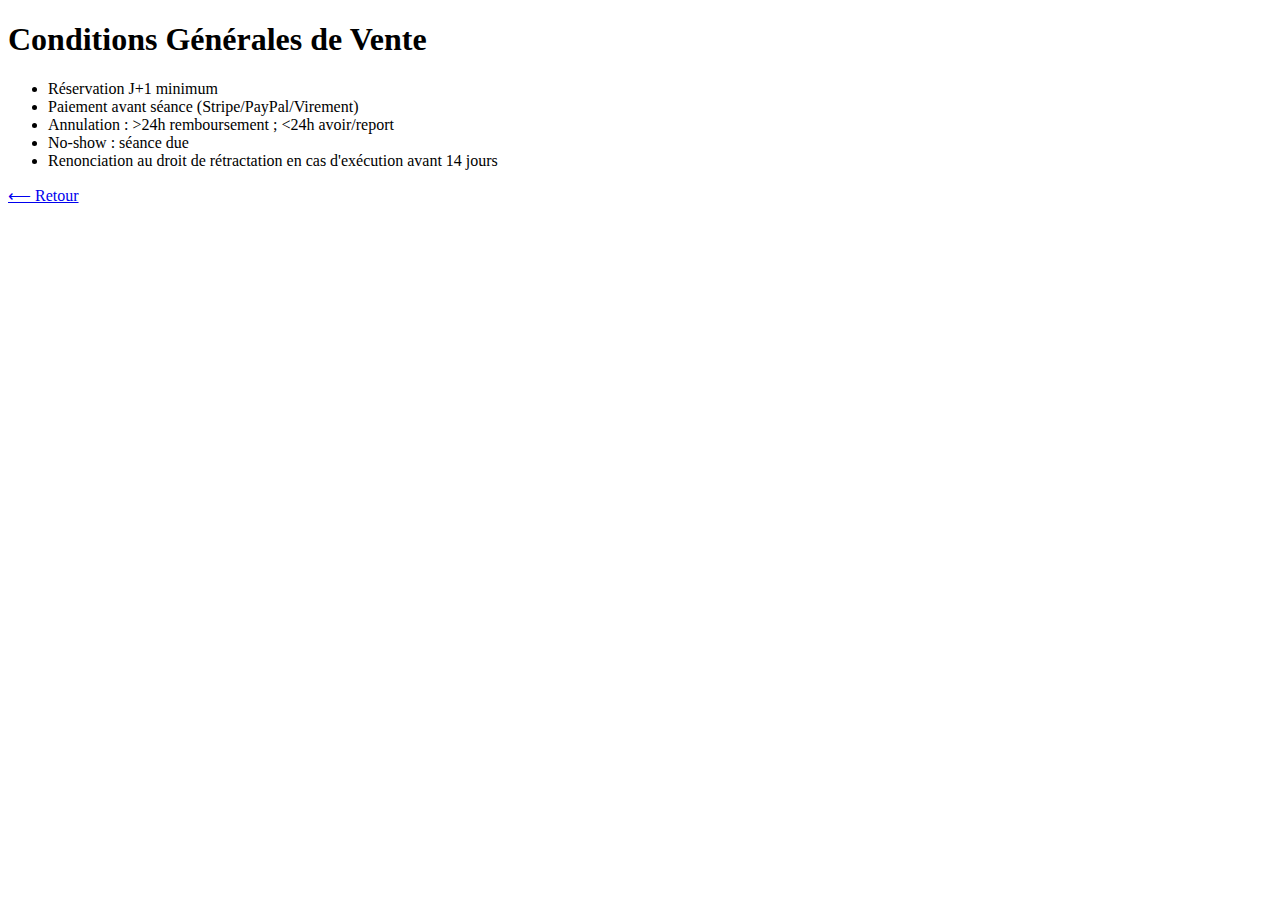
<file: docs/cgv.html>
<!doctype html><html lang="fr"><head><meta charset="utf-8"><title>CGV</title>
<meta name="viewport" content="width=device-width, initial-scale=1"></head><body>
<h1>Conditions Générales de Vente</h1>
<ul>
  <li>Réservation J+1 minimum</li>
  <li>Paiement avant séance (Stripe/PayPal/Virement)</li>
  <li>Annulation : >24h remboursement ; <24h avoir/report</li>
  <li>No-show : séance due</li>
  <li>Renonciation au droit de rétractation en cas d'exécution avant 14 jours</li>
</ul>
<p><a href="../index.html">⟵ Retour</a></p>
</body></html>
</file>
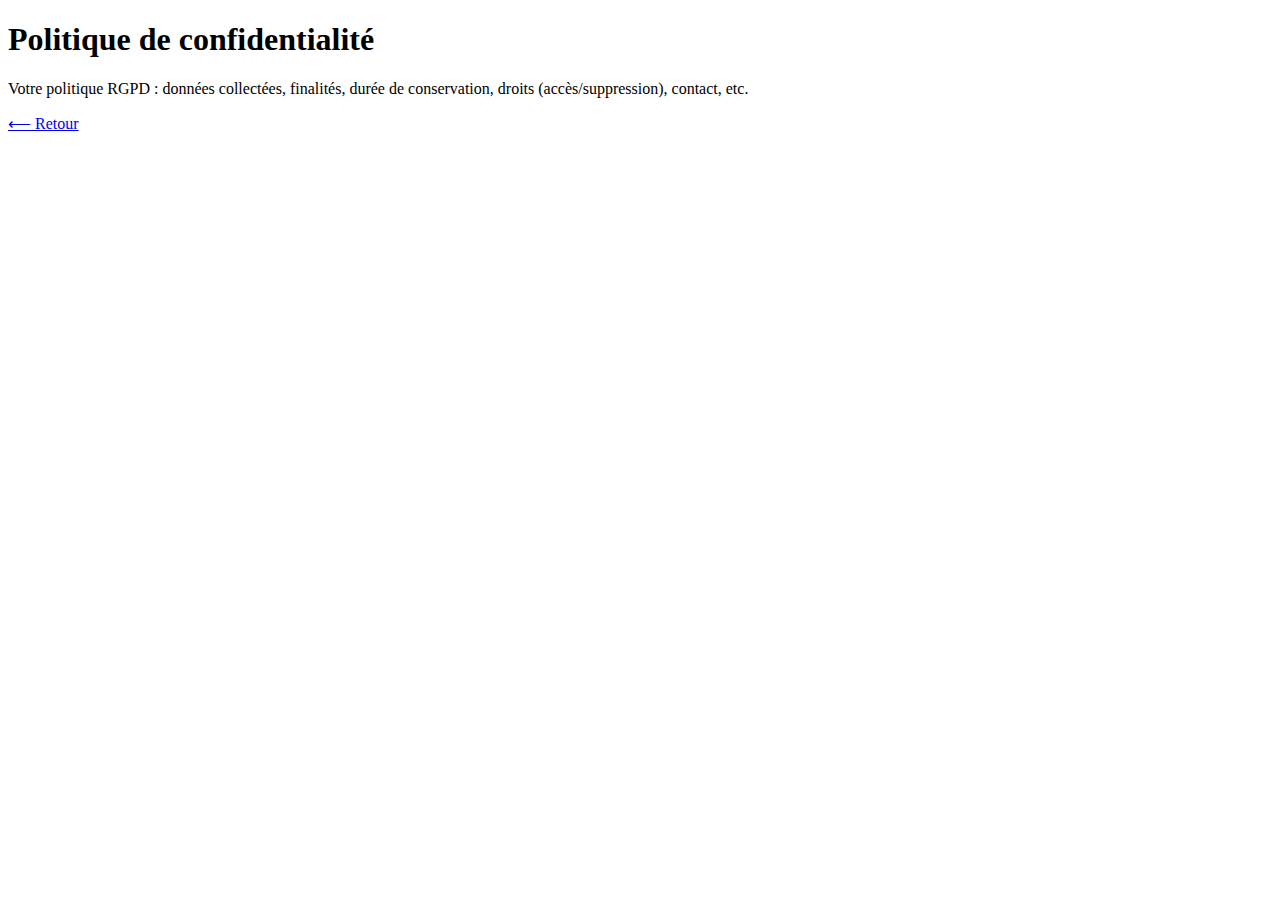
<file: docs/confidentialite.html>
<!doctype html><html lang="fr"><head><meta charset="utf-8"><title>Politique de confidentialité</title>
<meta name="viewport" content="width=device-width, initial-scale=1"></head><body>
<h1>Politique de confidentialité</h1>
<p>Votre politique RGPD : données collectées, finalités, durée de conservation, droits (accès/suppression), contact, etc.</p>
<p><a href="../index.html">⟵ Retour</a></p>
</body></html>
</file>
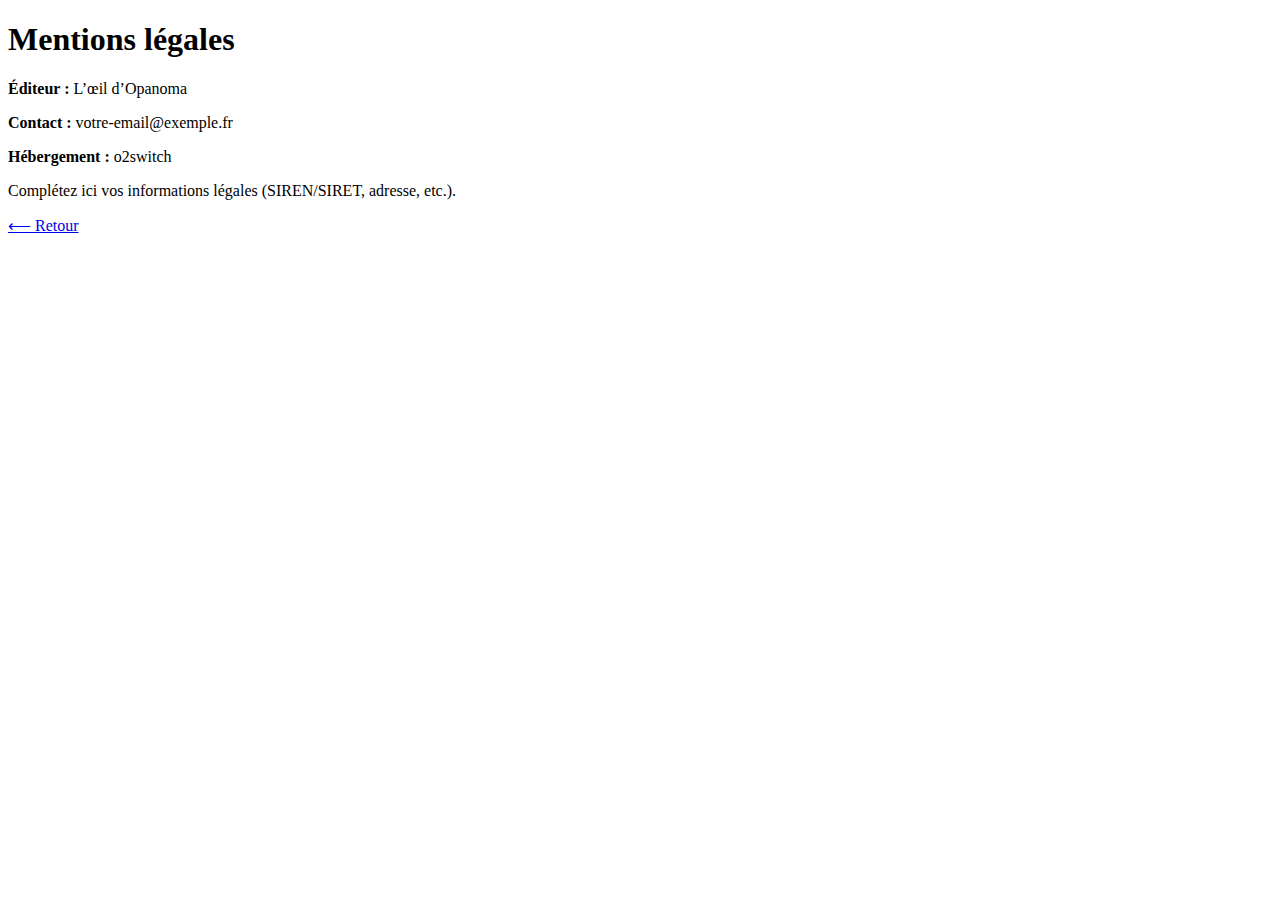
<file: docs/mentions-legales.html>
<!doctype html><html lang="fr"><head><meta charset="utf-8"><title>Mentions légales</title>
<meta name="viewport" content="width=device-width, initial-scale=1"></head><body>
<h1>Mentions légales</h1>
<p><strong>Éditeur :</strong> L’œil d’Opanoma</p>
<p><strong>Contact :</strong> votre-email@exemple.fr</p>
<p><strong>Hébergement :</strong> o2switch</p>
<p>Complétez ici vos informations légales (SIREN/SIRET, adresse, etc.).</p>
<p><a href="../index.html">⟵ Retour</a></p>
</body></html>
</file>
